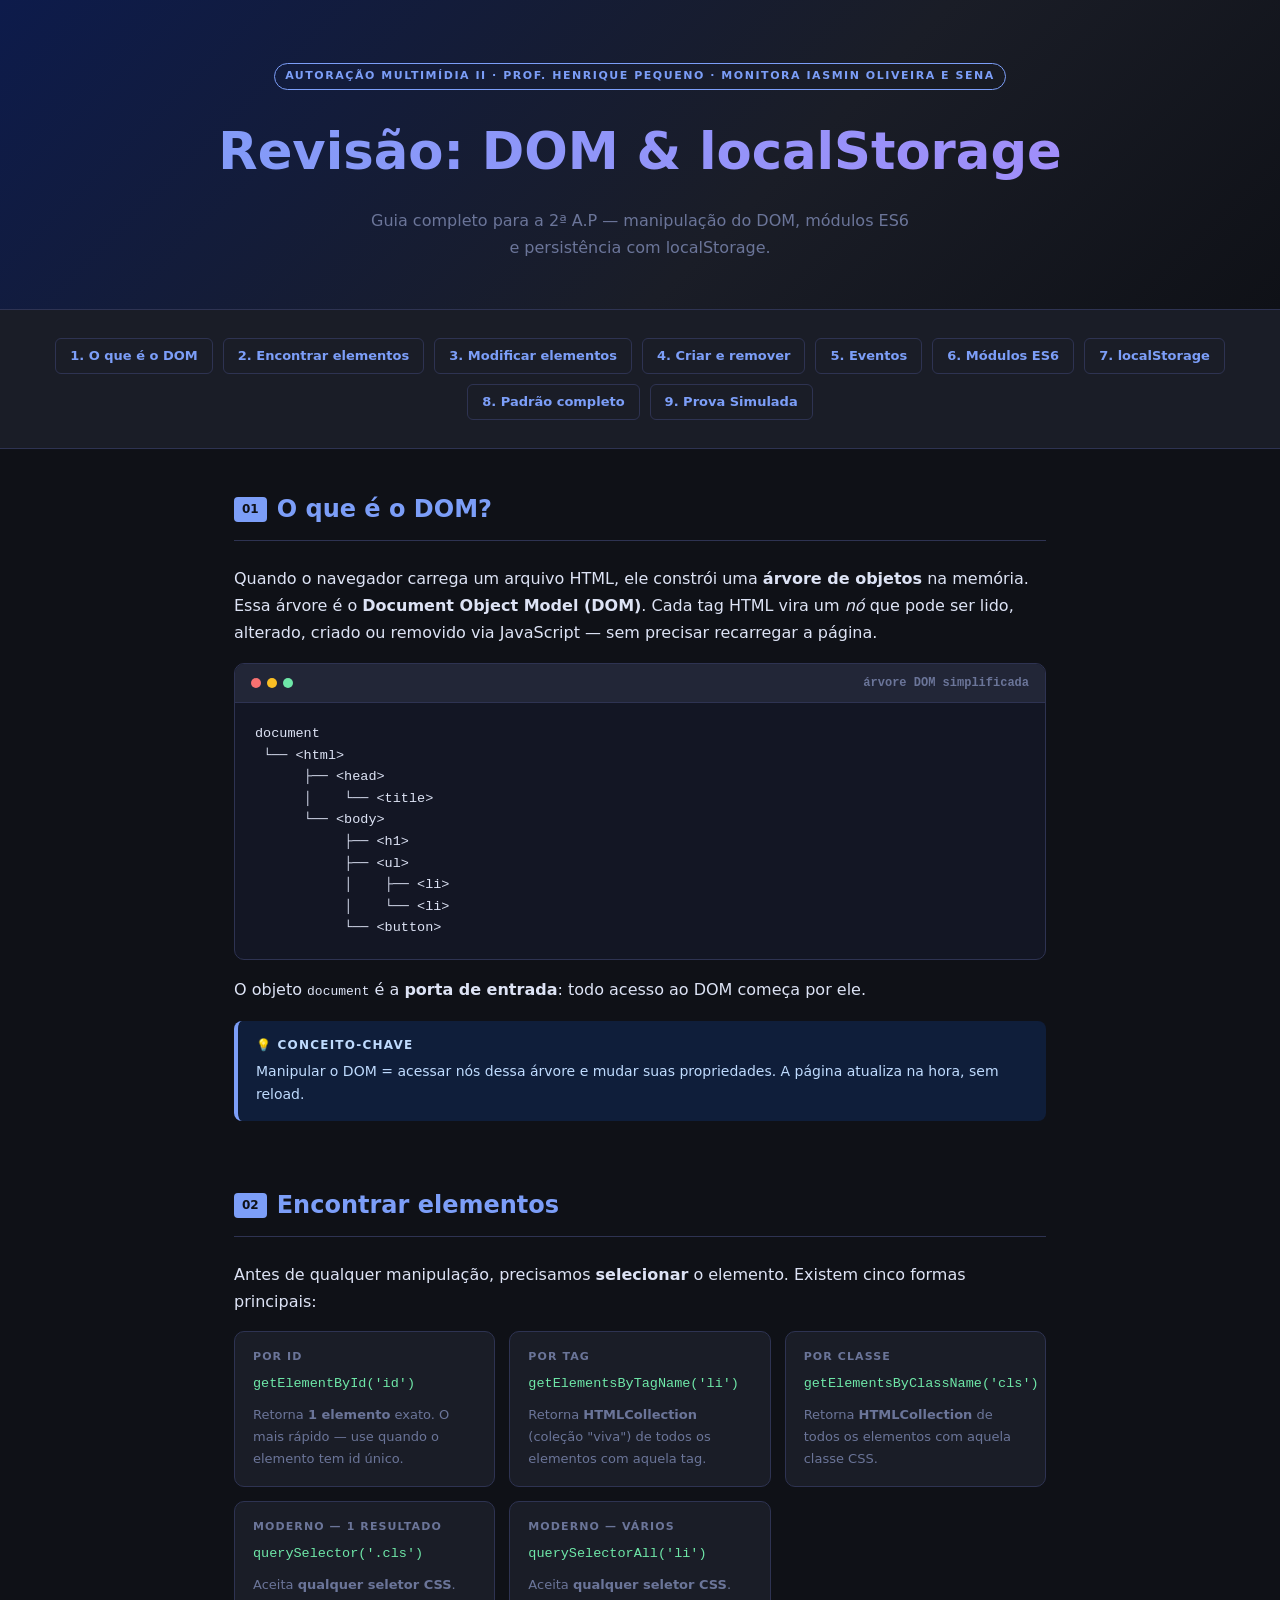
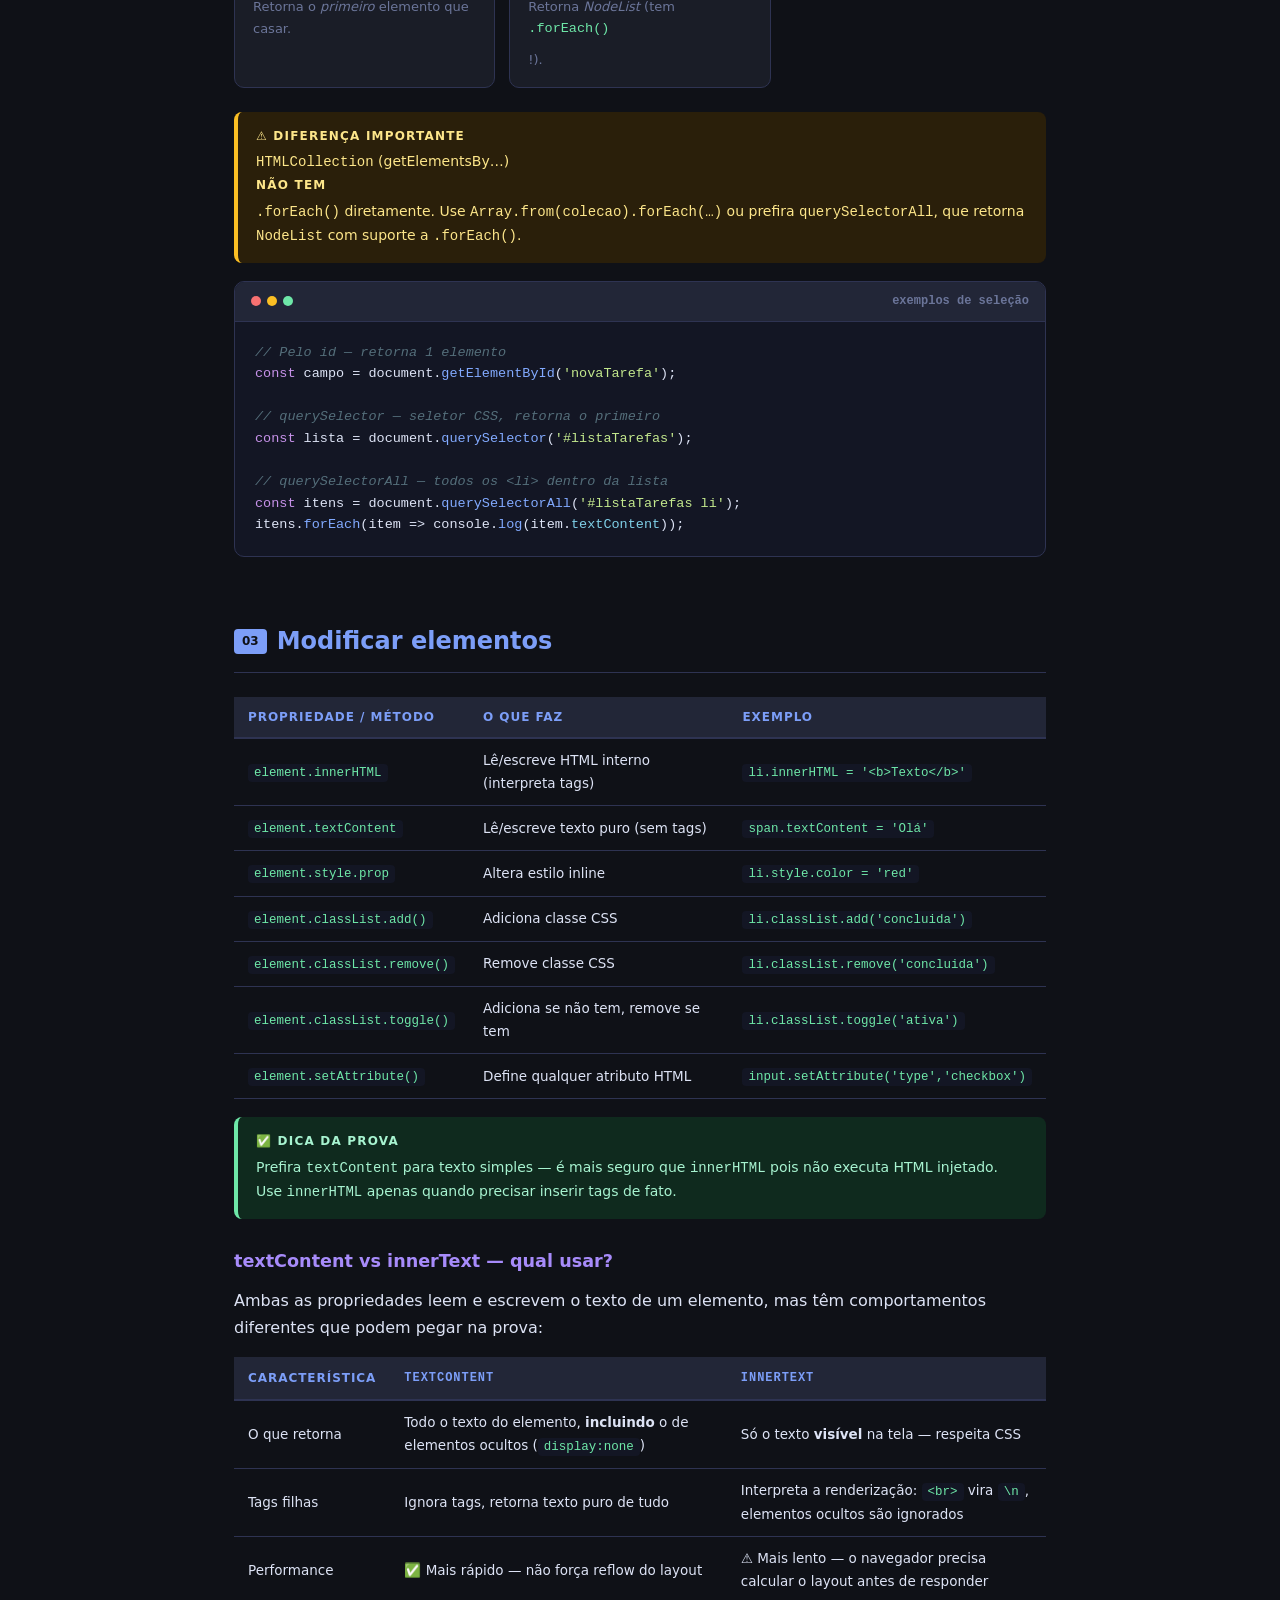
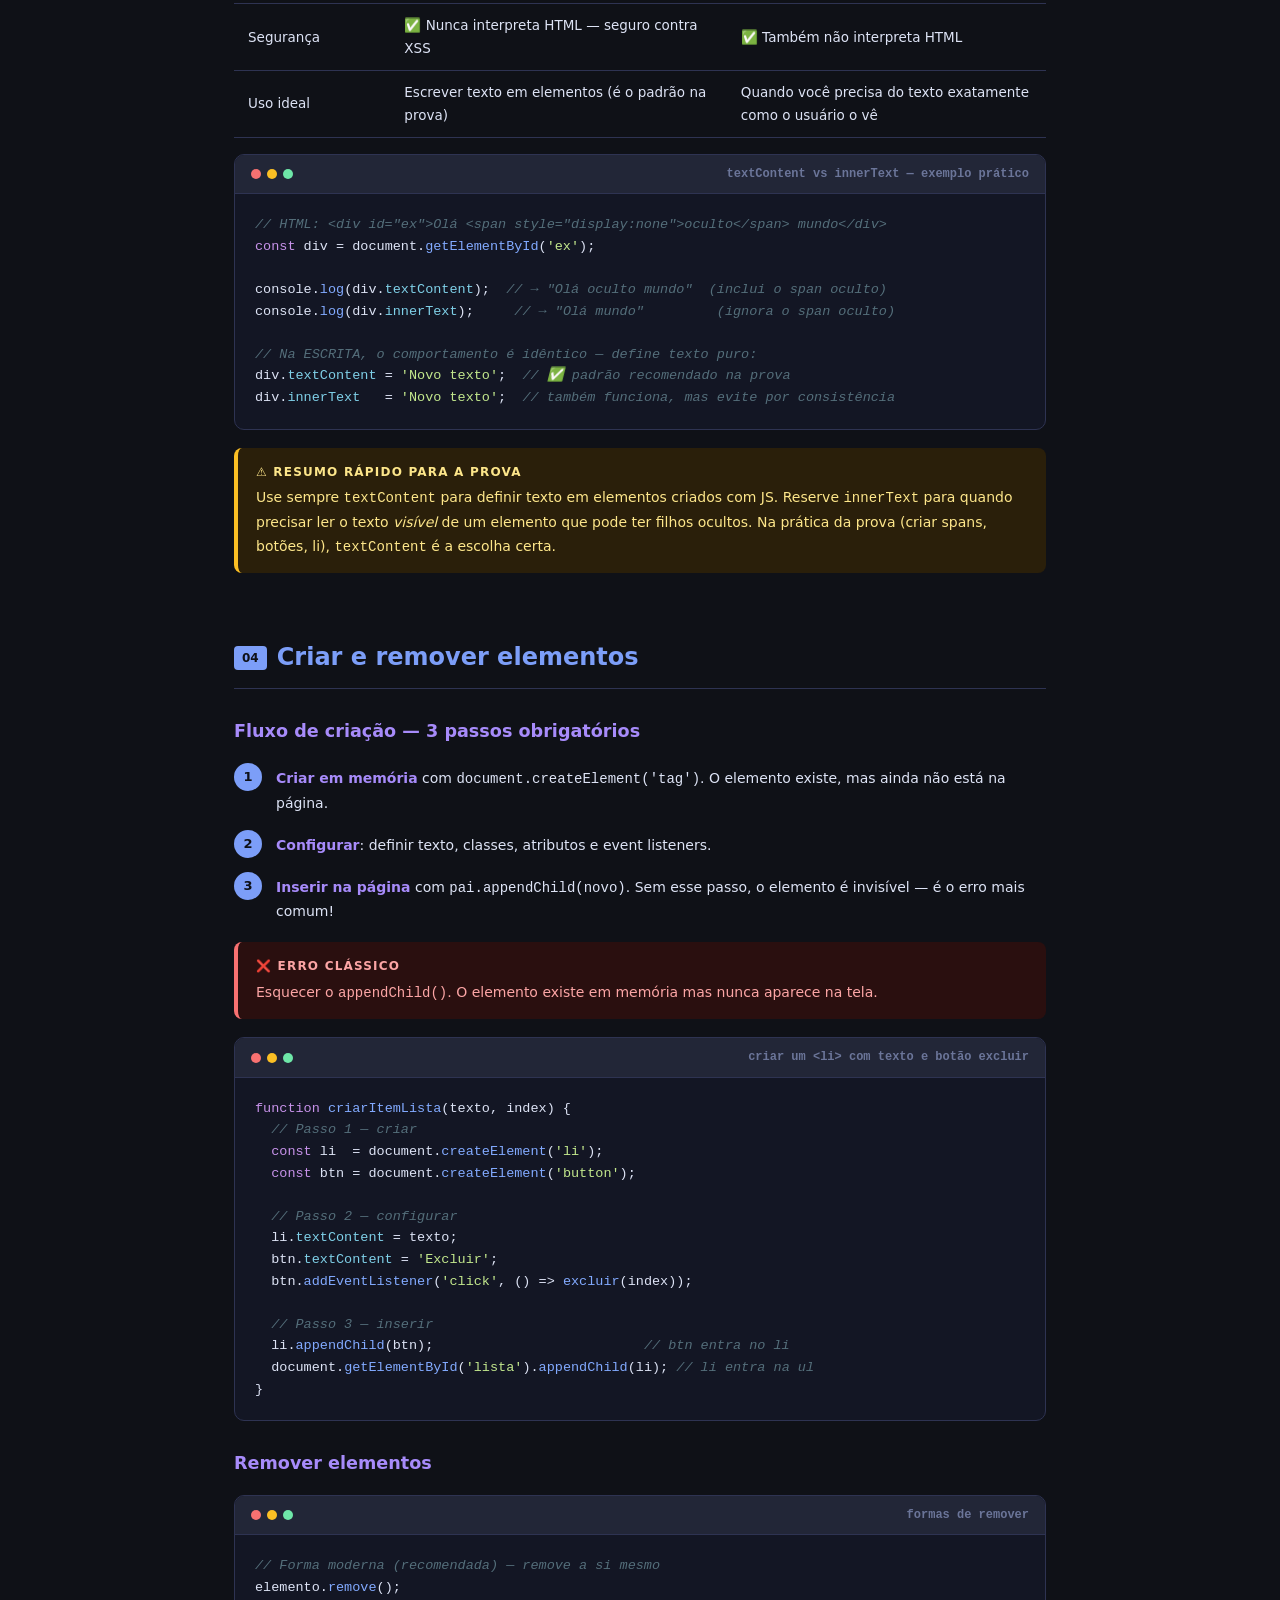
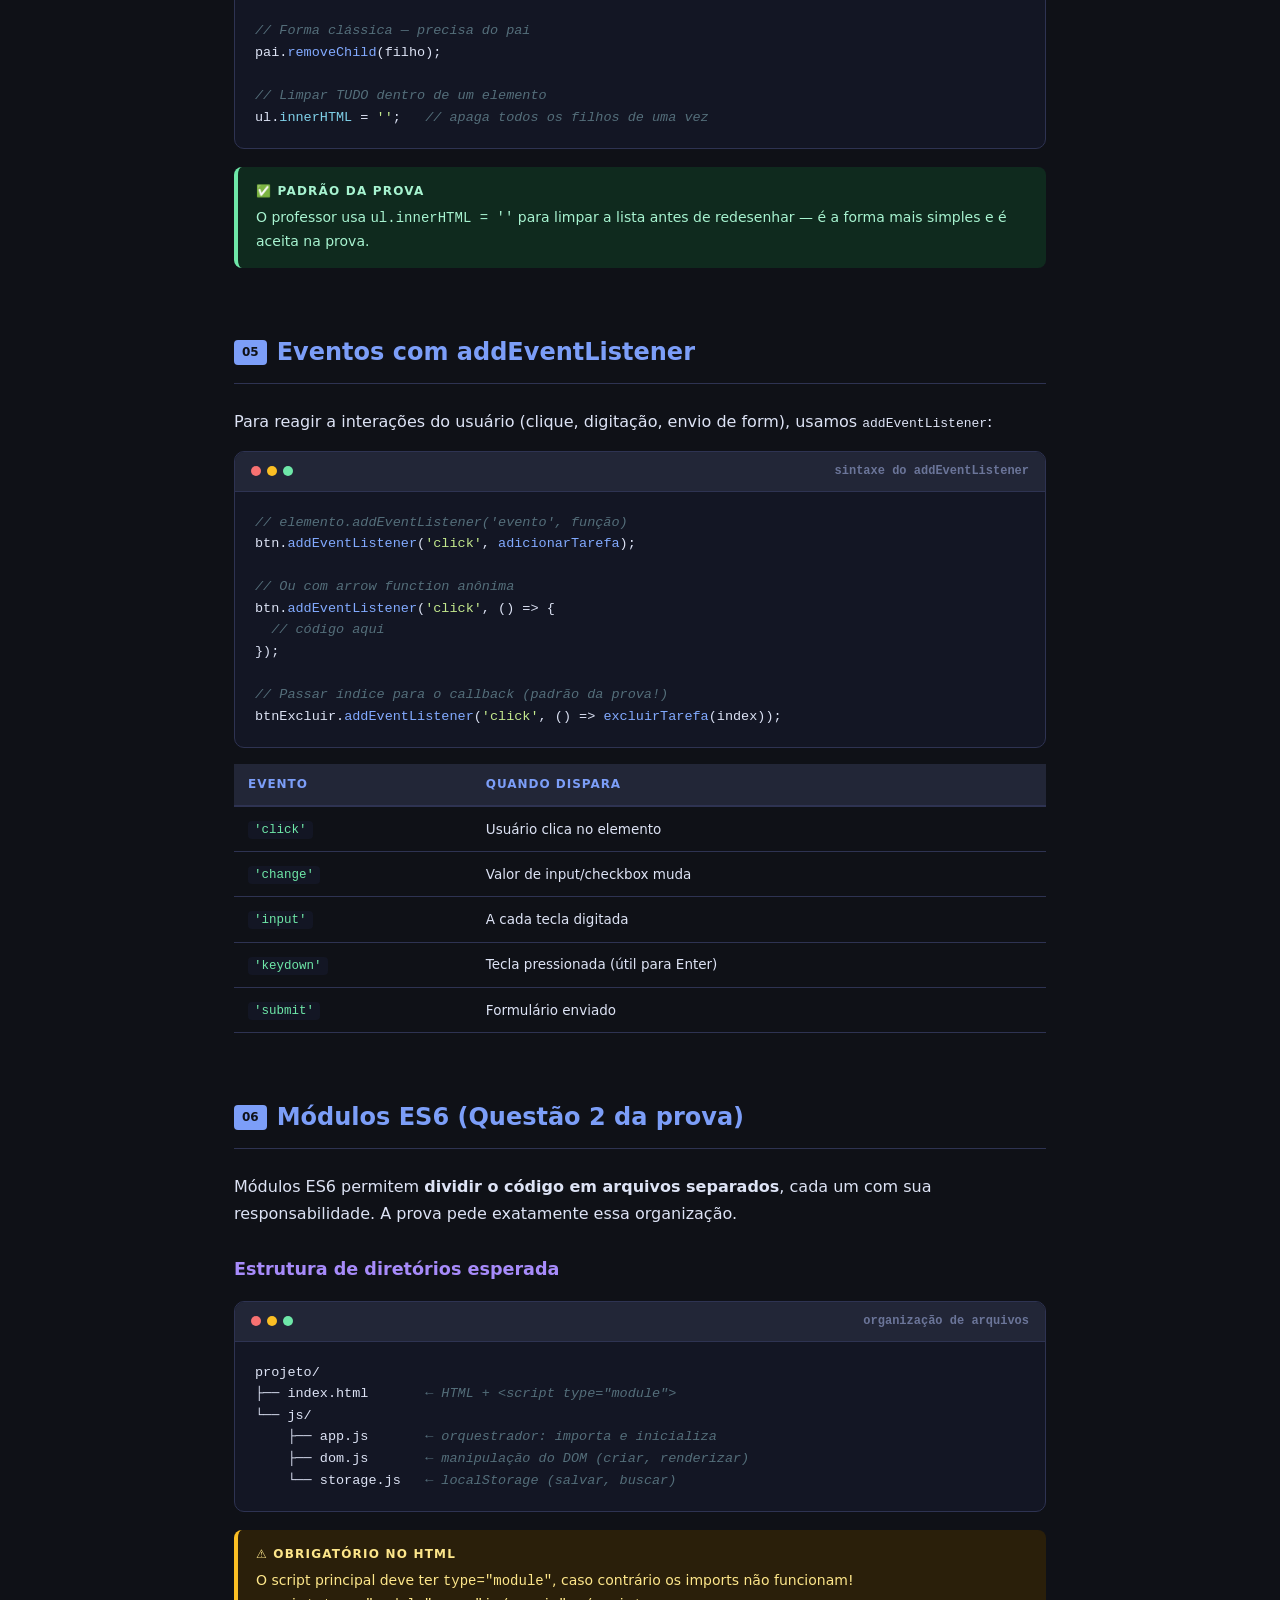
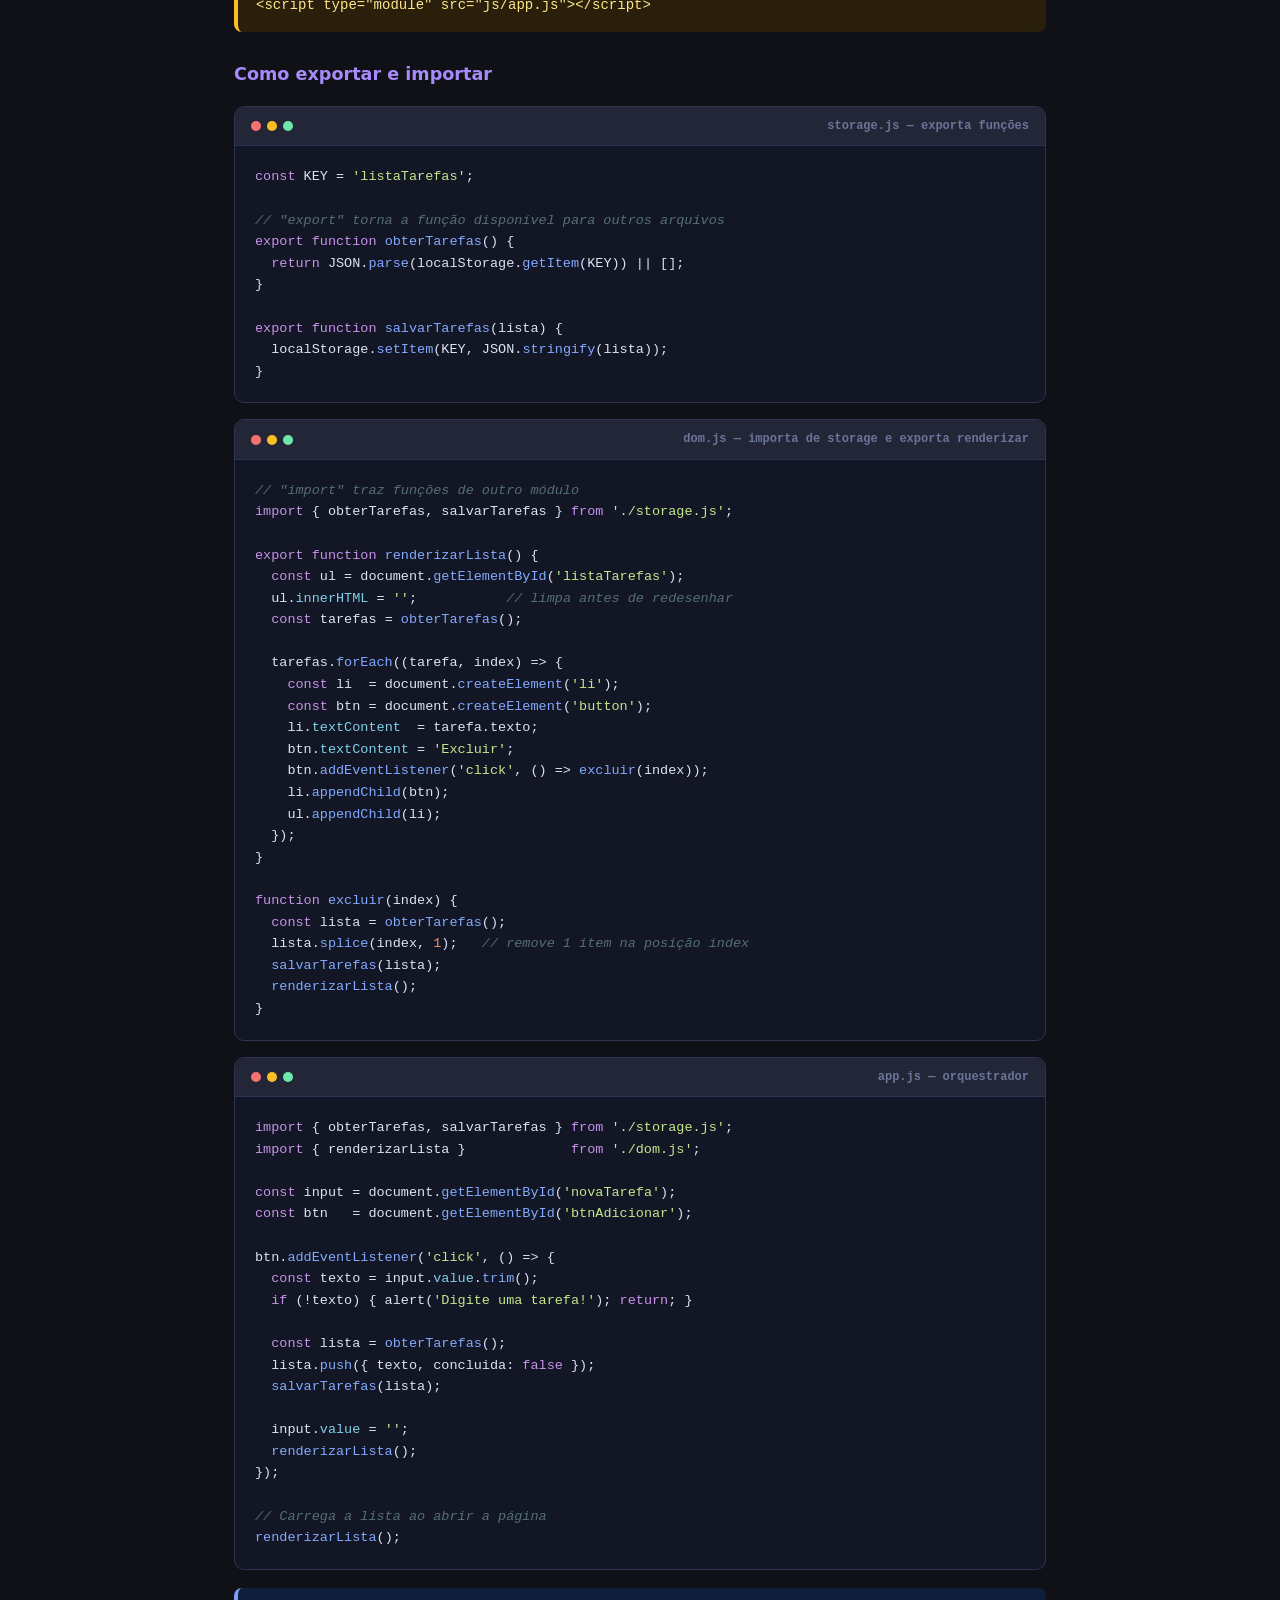
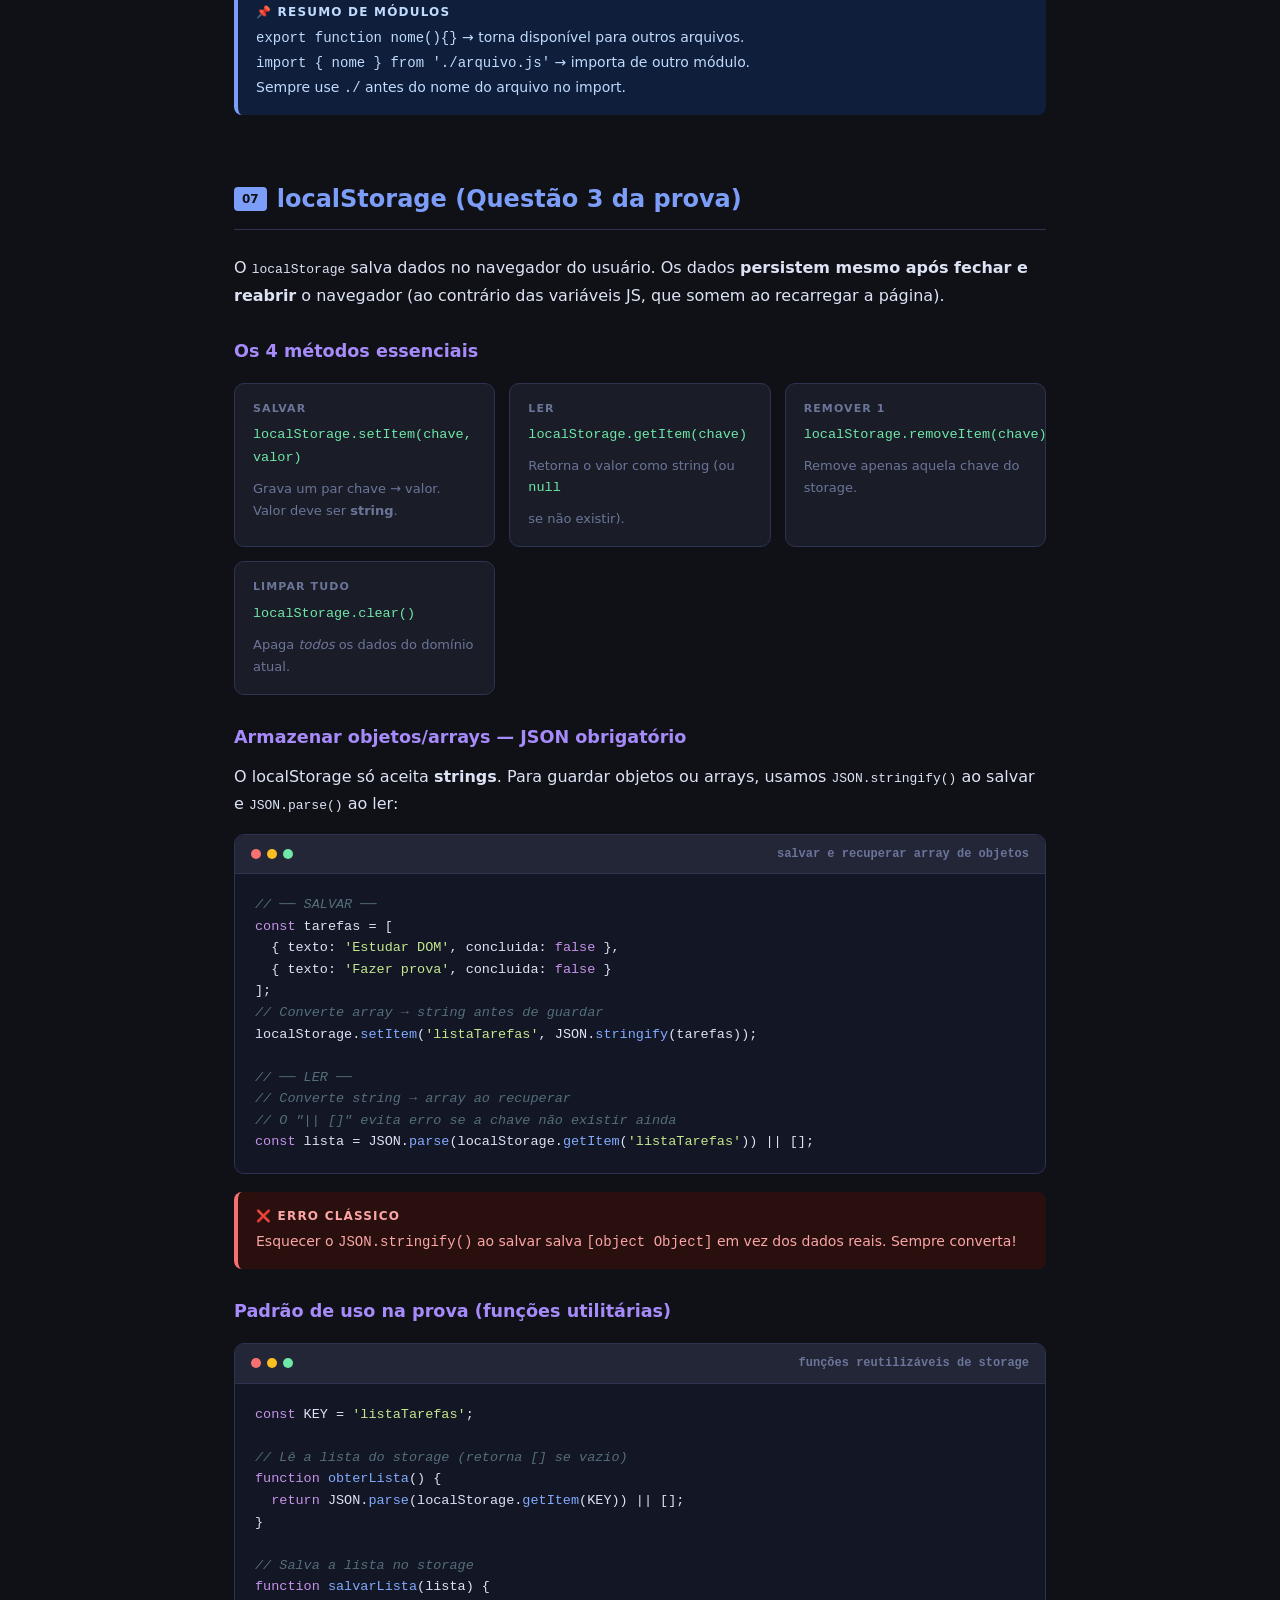
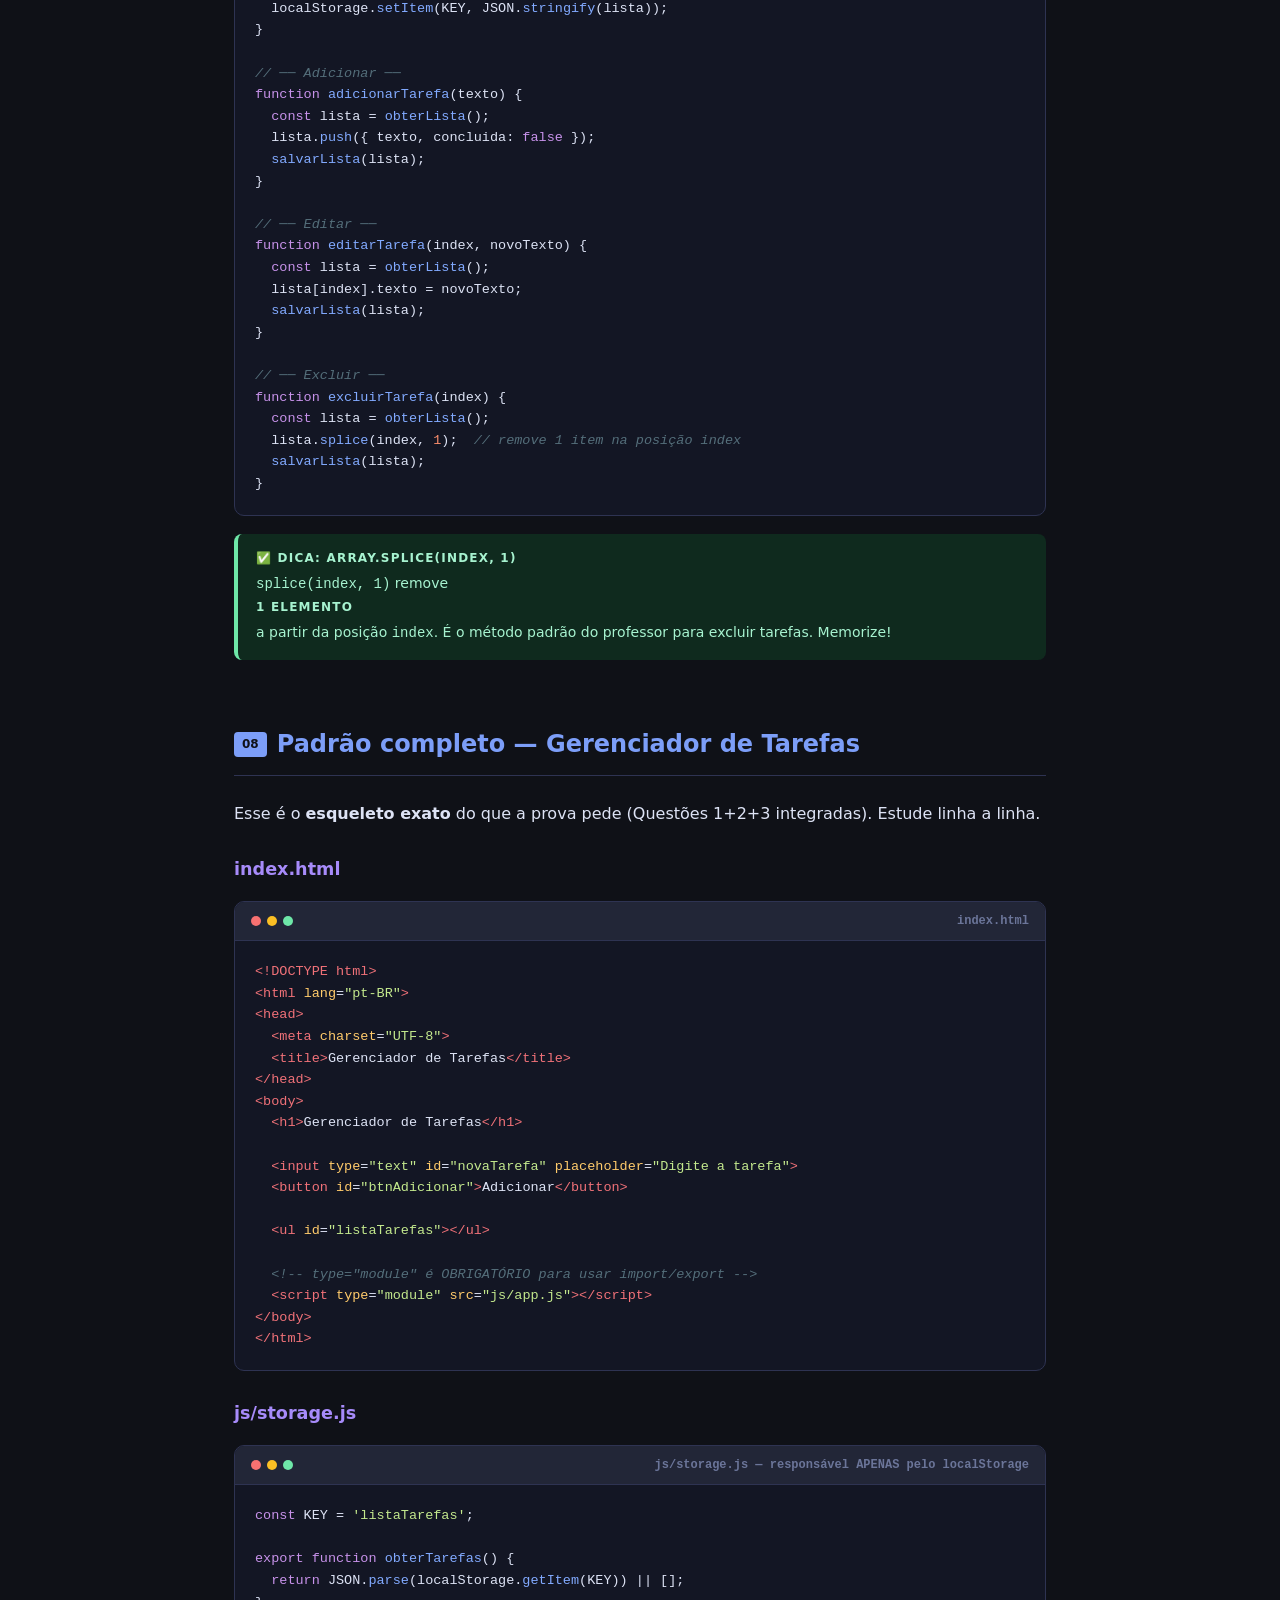
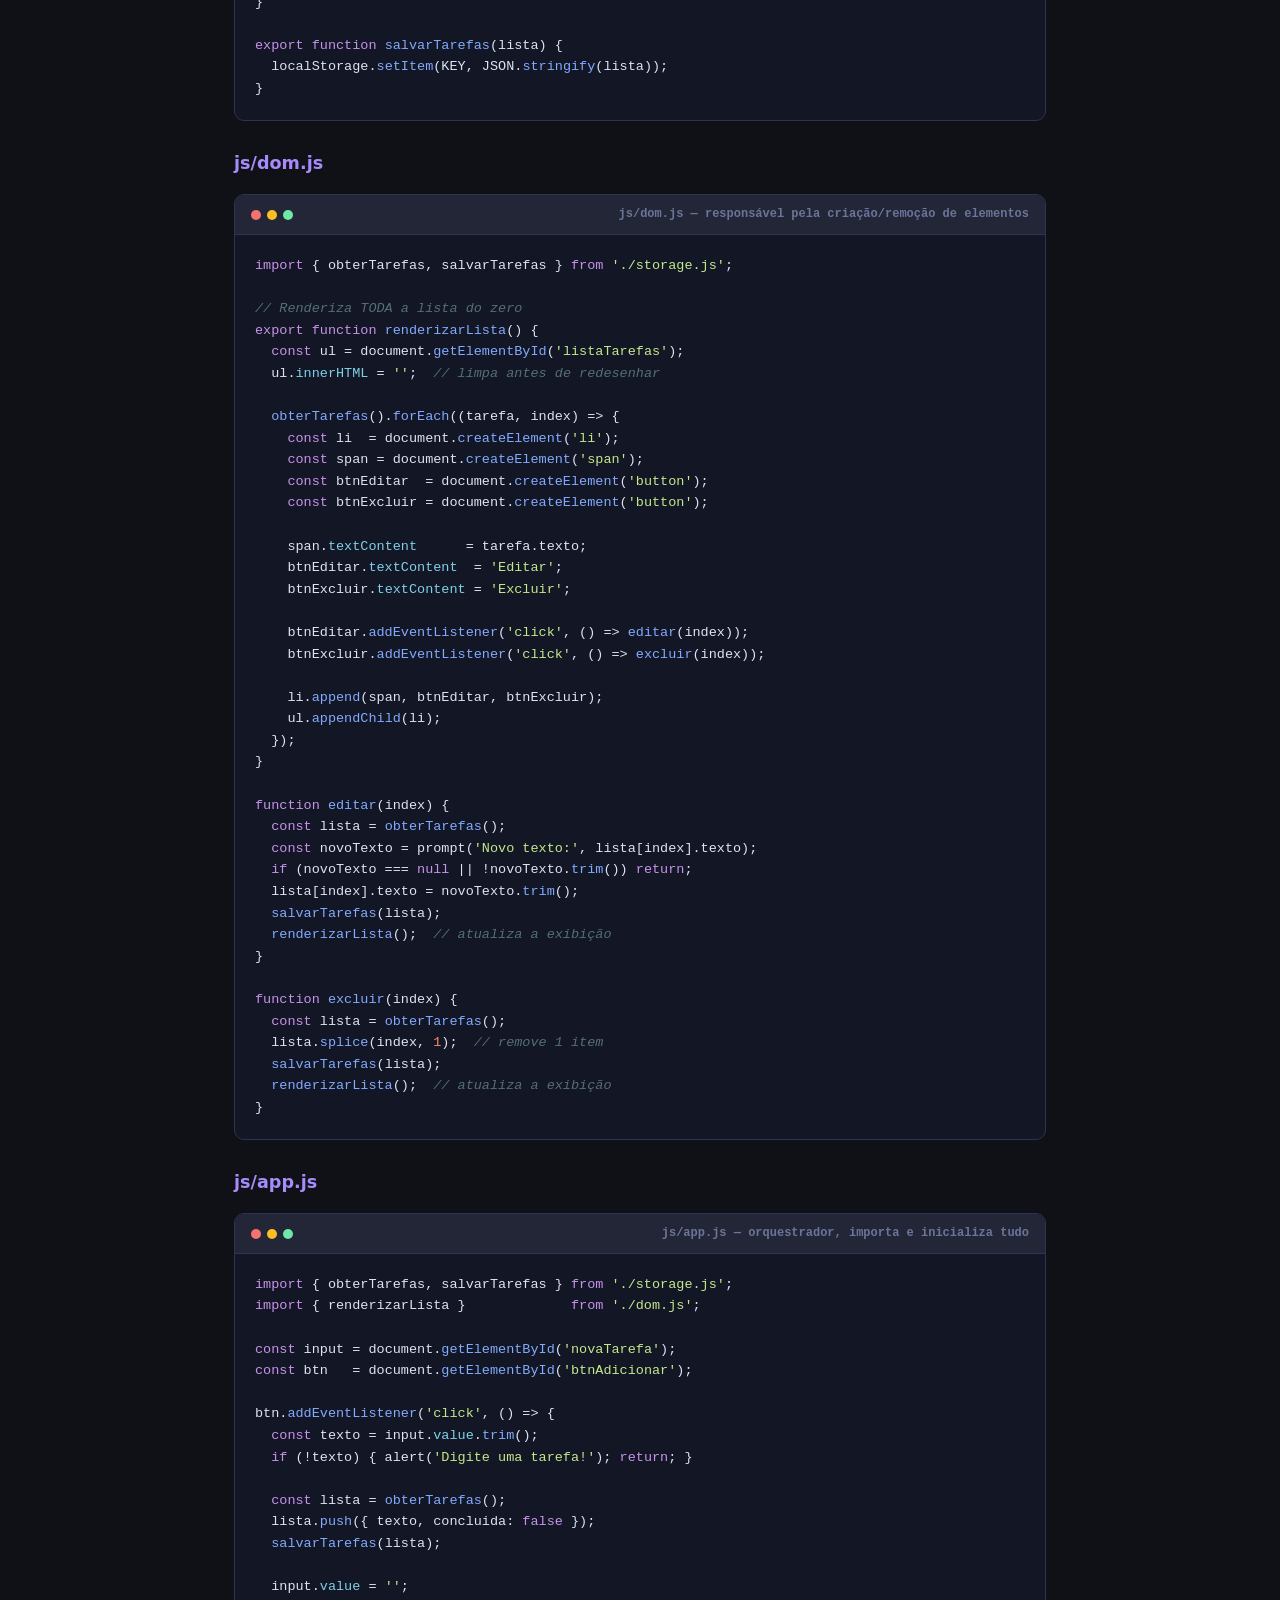
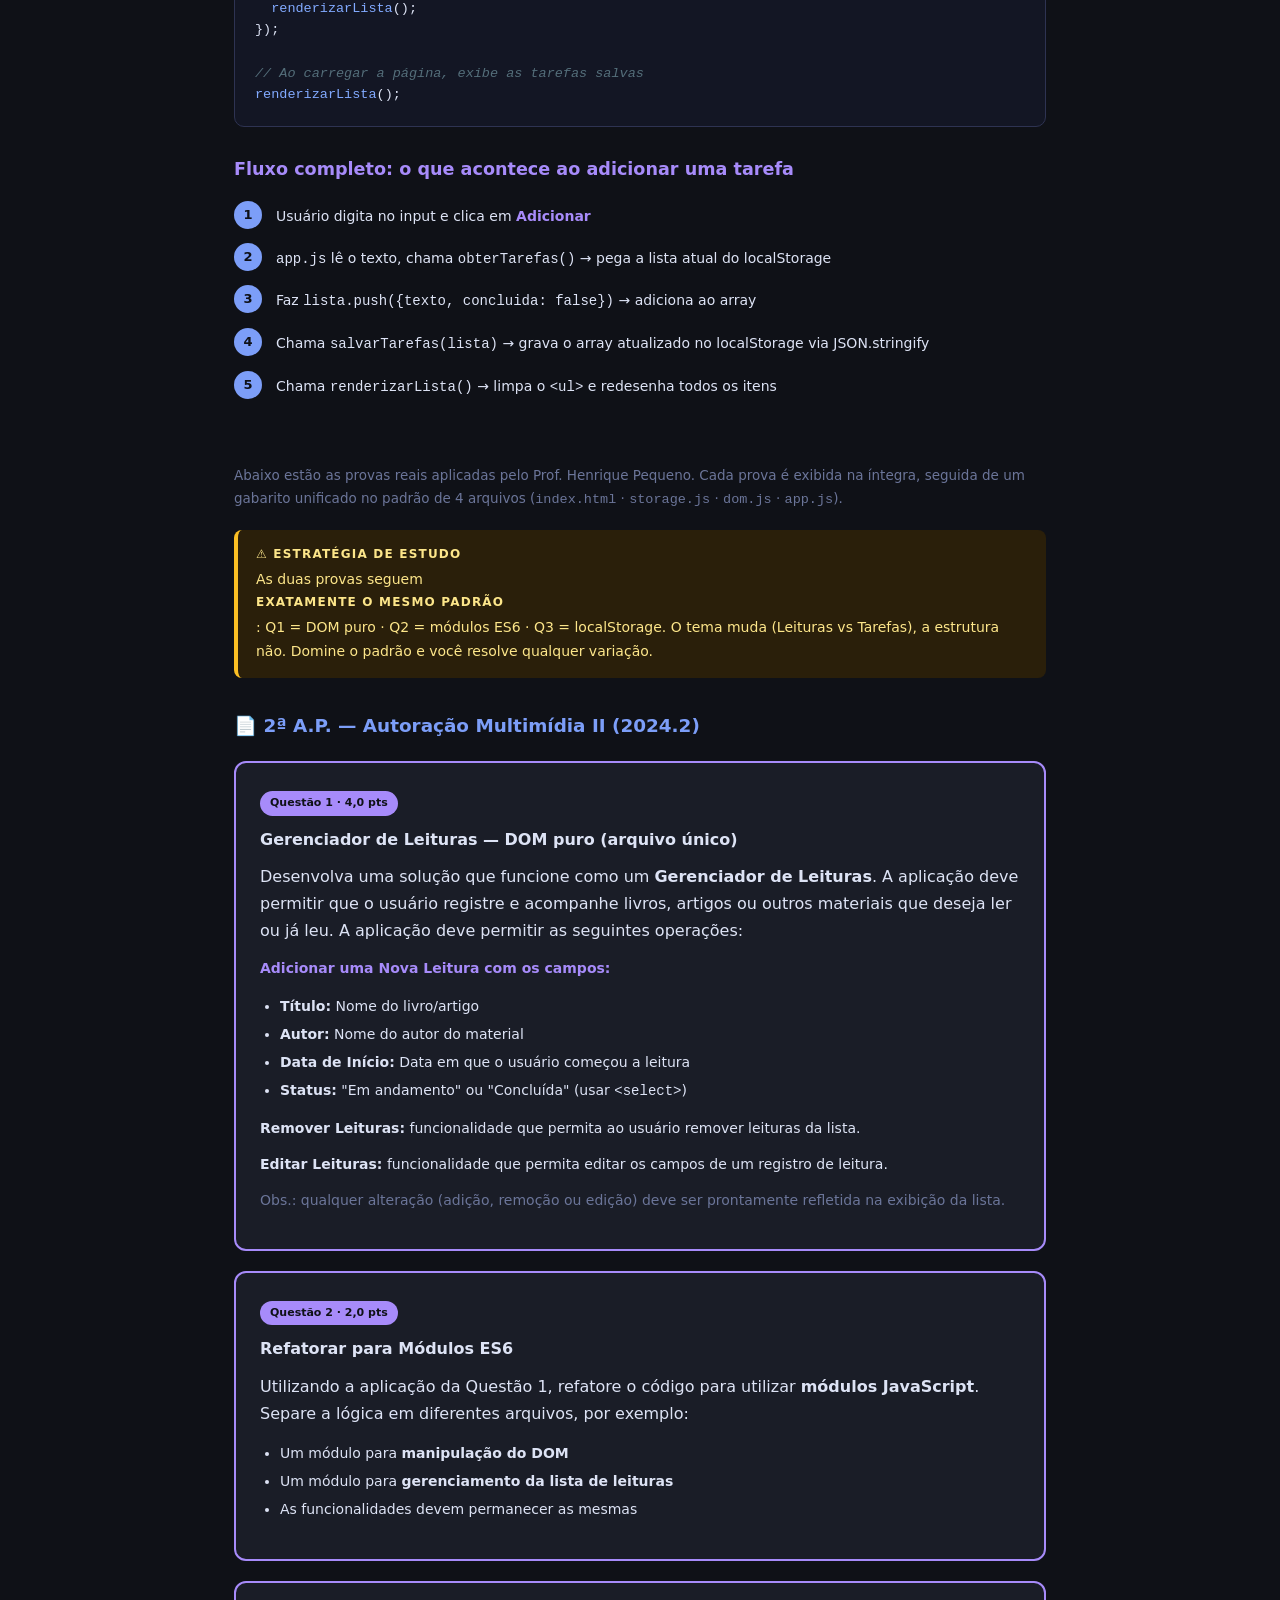
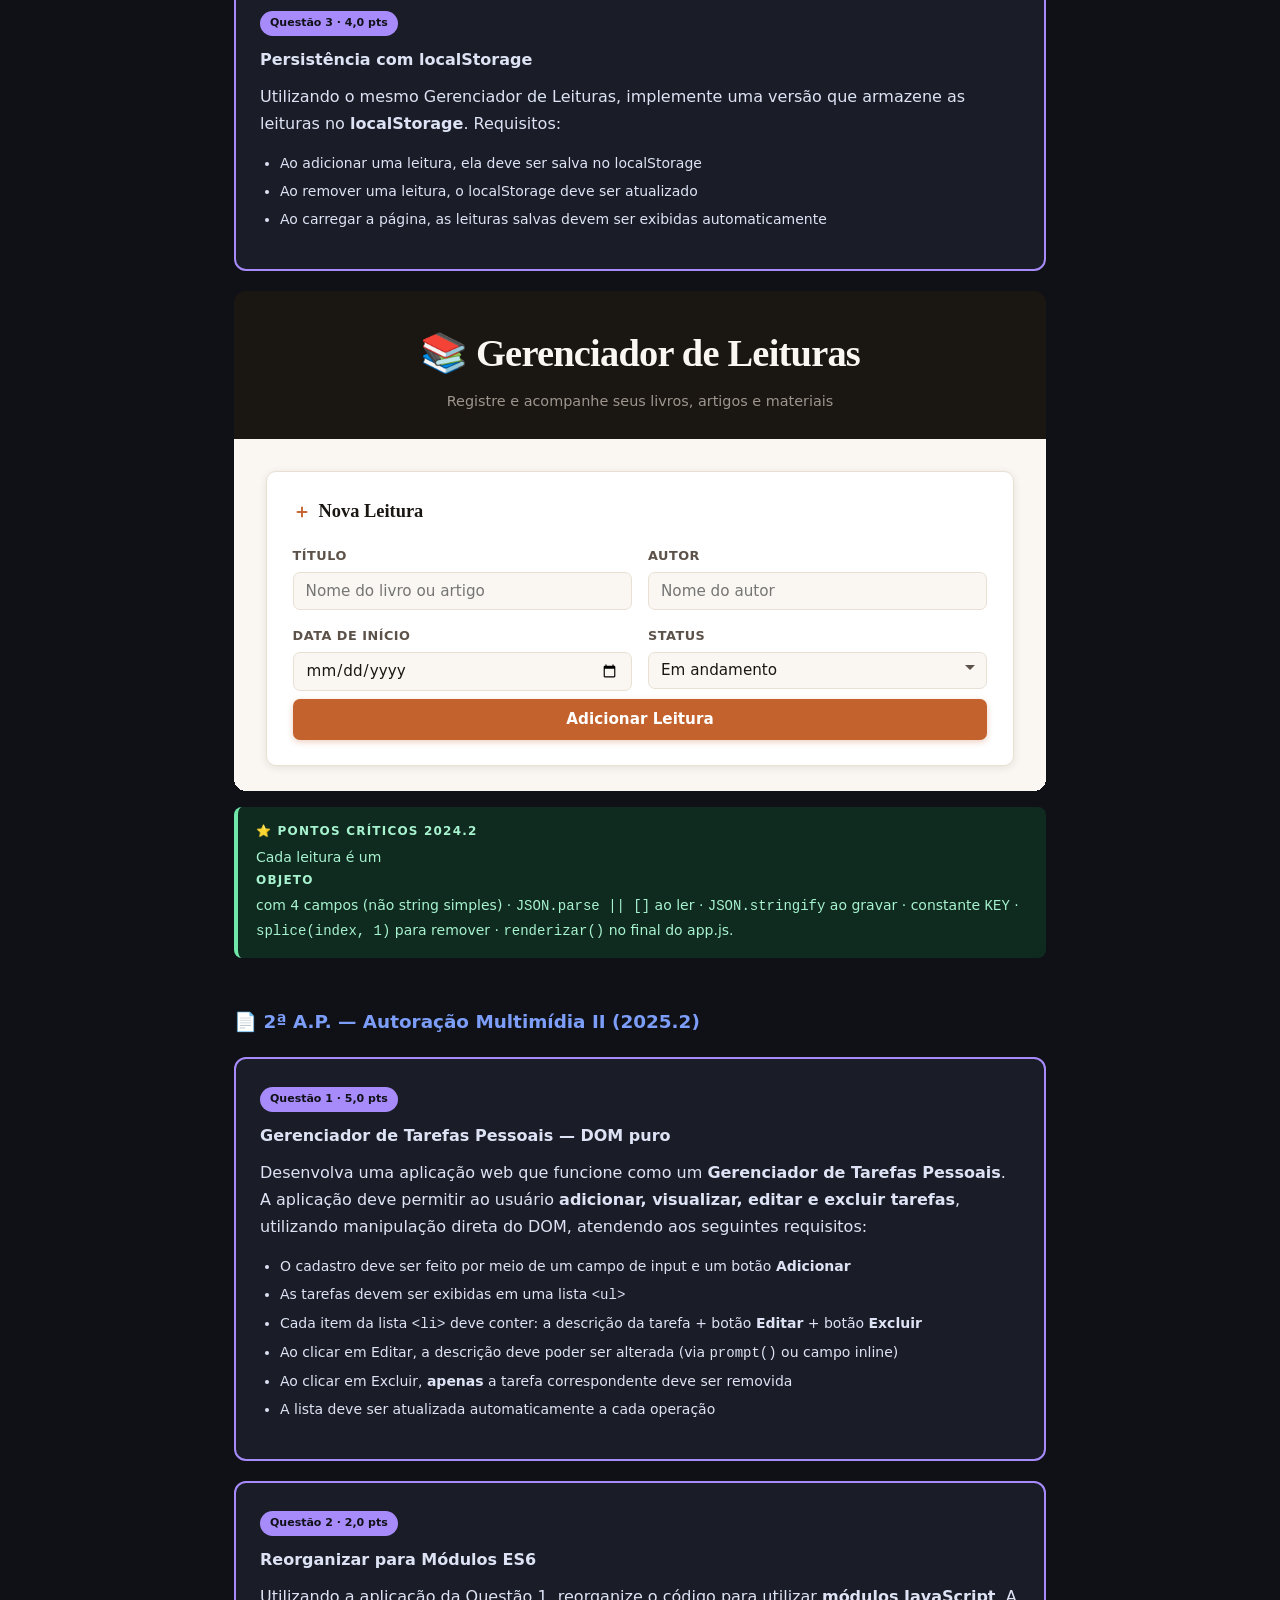
<file: index.html>
<!DOCTYPE html>
<html lang="pt-BR">
<head>
  <meta charset="UTF-8" />
  <meta name="viewport" content="width=device-width, initial-scale=1.0" />
  <link rel="stylesheet" href="style.css">
  <title>Revisão — DOM & localStorage · Autoração Multimídia II</title>
</head>
<body>

<div class="hero">
  <div class="tag">Autoração Multimídia II · Prof. Henrique Pequeno · Monitora Iasmin Oliveira e Sena</div>
  <h1>Revisão: DOM & localStorage</h1>
  <p>Guia completo para a 2ª A.P — manipulação do DOM, módulos ES6 e persistência com localStorage.</p>
</div>

<nav class="toc">
  <a href="#s1">1. O que é o DOM</a>
  <a href="#s2">2. Encontrar elementos</a>
  <a href="#s3">3. Modificar elementos</a>
  <a href="#s4">4. Criar e remover</a>
  <a href="#s5">5. Eventos</a>
  <a href="#s6">6. Módulos ES6</a>
  <a href="#s7">7. localStorage</a>
  <a href="#s8">8. Padrão completo</a>
  <a href="#s9">9. Prova Simulada</a>
</nav>
  
<main>

<section id="s1">
  <h2><span class="num">01</span> O que é o DOM?</h2>

  <p>Quando o navegador carrega um arquivo HTML, ele constrói uma <strong>árvore de objetos</strong> na memória. Essa árvore é o <strong>Document Object Model (DOM)</strong>. Cada tag HTML vira um <em>nó</em> que pode ser lido, alterado, criado ou removido via JavaScript — sem precisar recarregar a página.</p>

  <div class="code-block">
    <div class="code-header">
      <div class="dots"><div class="dot dot-r"></div><div class="dot dot-y"></div><div class="dot dot-g"></div></div>
      <span>árvore DOM simplificada</span>
    </div>
    <pre>document
 └── &lt;html&gt;
      ├── &lt;head&gt;
      │    └── &lt;title&gt;
      └── &lt;body&gt;
           ├── &lt;h1&gt;
           ├── &lt;ul&gt;
           │    ├── &lt;li&gt;
           │    └── &lt;li&gt;
           └── &lt;button&gt;</pre>
  </div>

  <p>O objeto <code>document</code> é a <strong>porta de entrada</strong>: todo acesso ao DOM começa por ele.</p>

  <div class="callout info">
    <strong>💡 conceito-chave</strong>
    Manipular o DOM = acessar nós dessa árvore e mudar suas propriedades. A página atualiza na hora, sem reload.
  </div>
</section>

<section id="s2">
  <h2><span class="num">02</span> Encontrar elementos</h2>

  <p>Antes de qualquer manipulação, precisamos <strong>selecionar</strong> o elemento. Existem cinco formas principais:</p>

  <div class="method-grid">
    <div class="method-card">
      <div class="label">Por ID</div>
      <code>getElementById('id')</code>
      <p>Retorna <strong>1 elemento</strong> exato. O mais rápido — use quando o elemento tem id único.</p>
    </div>
    <div class="method-card">
      <div class="label">Por Tag</div>
      <code>getElementsByTagName('li')</code>
      <p>Retorna <strong>HTMLCollection</strong> (coleção "viva") de todos os elementos com aquela tag.</p>
    </div>
    <div class="method-card">
      <div class="label">Por Classe</div>
      <code>getElementsByClassName('cls')</code>
      <p>Retorna <strong>HTMLCollection</strong> de todos os elementos com aquela classe CSS.</p>
    </div>
    <div class="method-card">
      <div class="label">Moderno — 1 resultado</div>
      <code>querySelector('.cls')</code>
      <p>Aceita <strong>qualquer seletor CSS</strong>. Retorna o <em>primeiro</em> elemento que casar.</p>
    </div>
    <div class="method-card">
      <div class="label">Moderno — vários</div>
      <code>querySelectorAll('li')</code>
      <p>Aceita <strong>qualquer seletor CSS</strong>. Retorna <em>NodeList</em> (tem <code>.forEach()</code>!).</p>
    </div>
  </div>

  <div class="callout warn">
    <strong>⚠️ diferença importante</strong>
    <code>HTMLCollection</code> (getElementsBy…) <strong>não tem</strong> <code>.forEach()</code> diretamente. Use <code>Array.from(colecao).forEach(…)</code> ou prefira <code>querySelectorAll</code>, que retorna <code>NodeList</code> com suporte a <code>.forEach()</code>.
  </div>

  <div class="code-block">
    <div class="code-header">
      <div class="dots"><div class="dot dot-r"></div><div class="dot dot-y"></div><div class="dot dot-g"></div></div>
      <span>exemplos de seleção</span>
    </div>
    <pre><span class="cm">// Pelo id — retorna 1 elemento</span>
<span class="kw">const</span> campo = document.<span class="fn">getElementById</span>(<span class="str">'novaTarefa'</span>);

<span class="cm">// querySelector — seletor CSS, retorna o primeiro</span>
<span class="kw">const</span> lista = document.<span class="fn">querySelector</span>(<span class="str">'#listaTarefas'</span>);

<span class="cm">// querySelectorAll — todos os &lt;li&gt; dentro da lista</span>
<span class="kw">const</span> itens = document.<span class="fn">querySelectorAll</span>(<span class="str">'#listaTarefas li'</span>);
itens.<span class="fn">forEach</span>(item =&gt; console.<span class="fn">log</span>(item.<span class="prop">textContent</span>));</pre>
  </div>
</section>

<section id="s3">
  <h2><span class="num">03</span> Modificar elementos</h2>

  <table>
    <tr><th>Propriedade / Método</th><th>O que faz</th><th>Exemplo</th></tr>
    <tr><td><code>element.innerHTML</code></td><td>Lê/escreve HTML interno (interpreta tags)</td><td><code>li.innerHTML = '&lt;b&gt;Texto&lt;/b&gt;'</code></td></tr>
    <tr><td><code>element.textContent</code></td><td>Lê/escreve texto puro (sem tags)</td><td><code>span.textContent = 'Olá'</code></td></tr>
    <tr><td><code>element.style.prop</code></td><td>Altera estilo inline</td><td><code>li.style.color = 'red'</code></td></tr>
    <tr><td><code>element.classList.add()</code></td><td>Adiciona classe CSS</td><td><code>li.classList.add('concluida')</code></td></tr>
    <tr><td><code>element.classList.remove()</code></td><td>Remove classe CSS</td><td><code>li.classList.remove('concluida')</code></td></tr>
    <tr><td><code>element.classList.toggle()</code></td><td>Adiciona se não tem, remove se tem</td><td><code>li.classList.toggle('ativa')</code></td></tr>
    <tr><td><code>element.setAttribute()</code></td><td>Define qualquer atributo HTML</td><td><code>input.setAttribute('type','checkbox')</code></td></tr>
  </table>

  <div class="callout tip">
    <strong>✅ dica da prova</strong>
    Prefira <code>textContent</code> para texto simples — é mais seguro que <code>innerHTML</code> pois não executa HTML injetado. Use <code>innerHTML</code> apenas quando precisar inserir tags de fato.
  </div>

  <h3>textContent vs innerText — qual usar?</h3>
  <p>Ambas as propriedades leem e escrevem o texto de um elemento, mas têm comportamentos diferentes que podem pegar na prova:</p>

  <table>
    <tr><th>Característica</th><th><code>textContent</code></th><th><code>innerText</code></th></tr>
    <tr>
      <td>O que retorna</td>
      <td>Todo o texto do elemento, <strong>incluindo</strong> o de elementos ocultos (<code>display:none</code>)</td>
      <td>Só o texto <strong>visível</strong> na tela — respeita CSS</td>
    </tr>
    <tr>
      <td>Tags filhas</td>
      <td>Ignora tags, retorna texto puro de tudo</td>
      <td>Interpreta a renderização: <code>&lt;br&gt;</code> vira <code>\n</code>, elementos ocultos são ignorados</td>
    </tr>
    <tr>
      <td>Performance</td>
      <td>✅ Mais rápido — não força reflow do layout</td>
      <td>⚠️ Mais lento — o navegador precisa calcular o layout antes de responder</td>
    </tr>
    <tr>
      <td>Segurança</td>
      <td>✅ Nunca interpreta HTML — seguro contra XSS</td>
      <td>✅ Também não interpreta HTML</td>
    </tr>
    <tr>
      <td>Uso ideal</td>
      <td>Escrever texto em elementos (é o padrão na prova)</td>
      <td>Quando você precisa do texto exatamente como o usuário o vê</td>
    </tr>
  </table>

  <div class="code-block">
    <div class="code-header">
      <div class="dots"><div class="dot dot-r"></div><div class="dot dot-y"></div><div class="dot dot-g"></div></div>
      <span>textContent vs innerText — exemplo prático</span>
    </div>
    <pre><span class="cm">// HTML: &lt;div id="ex"&gt;Olá &lt;span style="display:none"&gt;oculto&lt;/span&gt; mundo&lt;/div&gt;</span>
<span class="kw">const</span> div = document.<span class="fn">getElementById</span>(<span class="str">'ex'</span>);

console.<span class="fn">log</span>(div.<span class="prop">textContent</span>);  <span class="cm">// → "Olá oculto mundo"  (inclui o span oculto)</span>
console.<span class="fn">log</span>(div.<span class="prop">innerText</span>);     <span class="cm">// → "Olá mundo"         (ignora o span oculto)</span>

<span class="cm">// Na ESCRITA, o comportamento é idêntico — define texto puro:</span>
div.<span class="prop">textContent</span> = <span class="str">'Novo texto'</span>;  <span class="cm">// ✅ padrão recomendado na prova</span>
div.<span class="prop">innerText</span>   = <span class="str">'Novo texto'</span>;  <span class="cm">// também funciona, mas evite por consistência</span></pre>
  </div>

  <div class="callout warn">
    <strong>⚠️ resumo rápido para a prova</strong>
    Use sempre <code>textContent</code> para definir texto em elementos criados com JS. Reserve <code>innerText</code> para quando precisar ler o texto <em>visível</em> de um elemento que pode ter filhos ocultos. Na prática da prova (criar spans, botões, li), <code>textContent</code> é a escolha certa.
  </div>
</section>

<section id="s4">
  <h2><span class="num">04</span> Criar e remover elementos</h2>

  <h3>Fluxo de criação — 3 passos obrigatórios</h3>
  <div class="steps">
    <div class="step">
      <div class="step-num">1</div>
      <div class="step-body"><strong>Criar em memória</strong> com <code>document.createElement('tag')</code>. O elemento existe, mas ainda não está na página.</div>
    </div>
    <div class="step">
      <div class="step-num">2</div>
      <div class="step-body"><strong>Configurar</strong>: definir texto, classes, atributos e event listeners.</div>
    </div>
    <div class="step">
      <div class="step-num">3</div>
      <div class="step-body"><strong>Inserir na página</strong> com <code>pai.appendChild(novo)</code>. Sem esse passo, o elemento é invisível — é o erro mais comum!</div>
    </div>
  </div>

  <div class="callout error">
    <strong>❌ erro clássico</strong>
    Esquecer o <code>appendChild()</code>. O elemento existe em memória mas nunca aparece na tela.
  </div>

  <div class="code-block">
    <div class="code-header">
      <div class="dots"><div class="dot dot-r"></div><div class="dot dot-y"></div><div class="dot dot-g"></div></div>
      <span>criar um &lt;li&gt; com texto e botão excluir</span>
    </div>
    <pre><span class="kw">function</span> <span class="fn">criarItemLista</span>(texto, index) {
  <span class="cm">// Passo 1 — criar</span>
  <span class="kw">const</span> li  = document.<span class="fn">createElement</span>(<span class="str">'li'</span>);
  <span class="kw">const</span> btn = document.<span class="fn">createElement</span>(<span class="str">'button'</span>);

  <span class="cm">// Passo 2 — configurar</span>
  li.<span class="prop">textContent</span> = texto;
  btn.<span class="prop">textContent</span> = <span class="str">'Excluir'</span>;
  btn.<span class="fn">addEventListener</span>(<span class="str">'click'</span>, () =&gt; <span class="fn">excluir</span>(index));

  <span class="cm">// Passo 3 — inserir</span>
  li.<span class="fn">appendChild</span>(btn);                          <span class="cm">// btn entra no li</span>
  document.<span class="fn">getElementById</span>(<span class="str">'lista'</span>).<span class="fn">appendChild</span>(li); <span class="cm">// li entra na ul</span>
}</pre>
  </div>

  <h3>Remover elementos</h3>
  <div class="code-block">
    <div class="code-header">
      <div class="dots"><div class="dot dot-r"></div><div class="dot dot-y"></div><div class="dot dot-g"></div></div>
      <span>formas de remover</span>
    </div>
    <pre><span class="cm">// Forma moderna (recomendada) — remove a si mesmo</span>
elemento.<span class="fn">remove</span>();

<span class="cm">// Forma clássica — precisa do pai</span>
pai.<span class="fn">removeChild</span>(filho);

<span class="cm">// Limpar TUDO dentro de um elemento</span>
ul.<span class="prop">innerHTML</span> = <span class="str">''</span>;   <span class="cm">// apaga todos os filhos de uma vez</span></pre>
  </div>

  <div class="callout tip">
    <strong>✅ padrão da prova</strong>
    O professor usa <code>ul.innerHTML = ''</code> para limpar a lista antes de redesenhar — é a forma mais simples e é aceita na prova.
  </div>
</section>

<section id="s5">
  <h2><span class="num">05</span> Eventos com addEventListener</h2>

  <p>Para reagir a interações do usuário (clique, digitação, envio de form), usamos <code>addEventListener</code>:</p>

  <div class="code-block">
    <div class="code-header">
      <div class="dots"><div class="dot dot-r"></div><div class="dot dot-y"></div><div class="dot dot-g"></div></div>
      <span>sintaxe do addEventListener</span>
    </div>
    <pre><span class="cm">// elemento.addEventListener('evento', função)</span>
btn.<span class="fn">addEventListener</span>(<span class="str">'click'</span>, <span class="fn">adicionarTarefa</span>);

<span class="cm">// Ou com arrow function anônima</span>
btn.<span class="fn">addEventListener</span>(<span class="str">'click'</span>, () =&gt; {
  <span class="cm">// código aqui</span>
});

<span class="cm">// Passar índice para o callback (padrão da prova!)</span>
btnExcluir.<span class="fn">addEventListener</span>(<span class="str">'click'</span>, () =&gt; <span class="fn">excluirTarefa</span>(index));</pre>
  </div>

  <table>
    <tr><th>Evento</th><th>Quando dispara</th></tr>
    <tr><td><code>'click'</code></td><td>Usuário clica no elemento</td></tr>
    <tr><td><code>'change'</code></td><td>Valor de input/checkbox muda</td></tr>
    <tr><td><code>'input'</code></td><td>A cada tecla digitada</td></tr>
    <tr><td><code>'keydown'</code></td><td>Tecla pressionada (útil para Enter)</td></tr>
    <tr><td><code>'submit'</code></td><td>Formulário enviado</td></tr>
  </table>
</section>

<section id="s6">
  <h2><span class="num">06</span> Módulos ES6 (Questão 2 da prova)</h2>

  <p>Módulos ES6 permitem <strong>dividir o código em arquivos separados</strong>, cada um com sua responsabilidade. A prova pede exatamente essa organização.</p>

  <h3>Estrutura de diretórios esperada</h3>
  <div class="code-block">
    <div class="code-header">
      <div class="dots"><div class="dot dot-r"></div><div class="dot dot-y"></div><div class="dot dot-g"></div></div>
      <span>organização de arquivos</span>
    </div>
    <pre>projeto/
├── index.html       <span class="cm">← HTML + &lt;script type="module"&gt;</span>
└── js/
    ├── app.js       <span class="cm">← orquestrador: importa e inicializa</span>
    ├── dom.js       <span class="cm">← manipulação do DOM (criar, renderizar)</span>
    └── storage.js   <span class="cm">← localStorage (salvar, buscar)</span></pre>
  </div>

  <div class="callout warn">
    <strong>⚠️ OBRIGATÓRIO no HTML</strong>
    O script principal deve ter <code>type="module"</code>, caso contrário os imports não funcionam!
    <br><code>&lt;script type="module" src="js/app.js"&gt;&lt;/script&gt;</code>
  </div>

  <h3>Como exportar e importar</h3>

  <div class="code-block">
    <div class="code-header">
      <div class="dots"><div class="dot dot-r"></div><div class="dot dot-y"></div><div class="dot dot-g"></div></div>
      <span>storage.js — exporta funções</span>
    </div>
    <pre><span class="kw">const</span> KEY = <span class="str">'listaTarefas'</span>;

<span class="cm">// "export" torna a função disponível para outros arquivos</span>
<span class="kw">export function</span> <span class="fn">obterTarefas</span>() {
  <span class="kw">return</span> JSON.<span class="fn">parse</span>(localStorage.<span class="fn">getItem</span>(KEY)) || [];
}

<span class="kw">export function</span> <span class="fn">salvarTarefas</span>(lista) {
  localStorage.<span class="fn">setItem</span>(KEY, JSON.<span class="fn">stringify</span>(lista));
}</pre>
  </div>

  <div class="code-block">
    <div class="code-header">
      <div class="dots"><div class="dot dot-r"></div><div class="dot dot-y"></div><div class="dot dot-g"></div></div>
      <span>dom.js — importa de storage e exporta renderizar</span>
    </div>
    <pre><span class="cm">// "import" traz funções de outro módulo</span>
<span class="kw">import</span> { obterTarefas, salvarTarefas } <span class="kw">from</span> <span class="str">'./storage.js'</span>;

<span class="kw">export function</span> <span class="fn">renderizarLista</span>() {
  <span class="kw">const</span> ul = document.<span class="fn">getElementById</span>(<span class="str">'listaTarefas'</span>);
  ul.<span class="prop">innerHTML</span> = <span class="str">''</span>;           <span class="cm">// limpa antes de redesenhar</span>
  <span class="kw">const</span> tarefas = <span class="fn">obterTarefas</span>();

  tarefas.<span class="fn">forEach</span>((tarefa, index) =&gt; {
    <span class="kw">const</span> li  = document.<span class="fn">createElement</span>(<span class="str">'li'</span>);
    <span class="kw">const</span> btn = document.<span class="fn">createElement</span>(<span class="str">'button'</span>);
    li.<span class="prop">textContent</span>  = tarefa.texto;
    btn.<span class="prop">textContent</span> = <span class="str">'Excluir'</span>;
    btn.<span class="fn">addEventListener</span>(<span class="str">'click'</span>, () =&gt; <span class="fn">excluir</span>(index));
    li.<span class="fn">appendChild</span>(btn);
    ul.<span class="fn">appendChild</span>(li);
  });
}

<span class="kw">function</span> <span class="fn">excluir</span>(index) {
  <span class="kw">const</span> lista = <span class="fn">obterTarefas</span>();
  lista.<span class="fn">splice</span>(index, <span class="num">1</span>);   <span class="cm">// remove 1 item na posição index</span>
  <span class="fn">salvarTarefas</span>(lista);
  <span class="fn">renderizarLista</span>();
}</pre>
  </div>

  <div class="code-block">
    <div class="code-header">
      <div class="dots"><div class="dot dot-r"></div><div class="dot dot-y"></div><div class="dot dot-g"></div></div>
      <span>app.js — orquestrador</span>
    </div>
    <pre><span class="kw">import</span> { obterTarefas, salvarTarefas } <span class="kw">from</span> <span class="str">'./storage.js'</span>;
<span class="kw">import</span> { renderizarLista }             <span class="kw">from</span> <span class="str">'./dom.js'</span>;

<span class="kw">const</span> input = document.<span class="fn">getElementById</span>(<span class="str">'novaTarefa'</span>);
<span class="kw">const</span> btn   = document.<span class="fn">getElementById</span>(<span class="str">'btnAdicionar'</span>);

btn.<span class="fn">addEventListener</span>(<span class="str">'click'</span>, () =&gt; {
  <span class="kw">const</span> texto = input.<span class="prop">value</span>.<span class="fn">trim</span>();
  <span class="kw">if</span> (!texto) { alert(<span class="str">'Digite uma tarefa!'</span>); <span class="kw">return</span>; }

  <span class="kw">const</span> lista = <span class="fn">obterTarefas</span>();
  lista.<span class="fn">push</span>({ texto, concluida: <span class="kw">false</span> });
  <span class="fn">salvarTarefas</span>(lista);

  input.<span class="prop">value</span> = <span class="str">''</span>;
  <span class="fn">renderizarLista</span>();
});

<span class="cm">// Carrega a lista ao abrir a página</span>
<span class="fn">renderizarLista</span>();</pre>
  </div>

  <div class="callout info">
    <strong>📌 resumo de módulos</strong>
    <code>export function nome(){}</code> → torna disponível para outros arquivos.<br>
    <code>import { nome } from './arquivo.js'</code> → importa de outro módulo.<br>
    Sempre use <code>./</code> antes do nome do arquivo no import.
  </div>
</section>

<section id="s7">
  <h2><span class="num">07</span> localStorage (Questão 3 da prova)</h2>

  <p>O <code>localStorage</code> salva dados no navegador do usuário. Os dados <strong>persistem mesmo após fechar e reabrir</strong> o navegador (ao contrário das variáveis JS, que somem ao recarregar a página).</p>

  <h3>Os 4 métodos essenciais</h3>

  <div class="method-grid">
    <div class="method-card">
      <div class="label">Salvar</div>
      <code>localStorage.setItem(chave, valor)</code>
      <p>Grava um par chave → valor. Valor deve ser <strong>string</strong>.</p>
    </div>
    <div class="method-card">
      <div class="label">Ler</div>
      <code>localStorage.getItem(chave)</code>
      <p>Retorna o valor como string (ou <code>null</code> se não existir).</p>
    </div>
    <div class="method-card">
      <div class="label">Remover 1</div>
      <code>localStorage.removeItem(chave)</code>
      <p>Remove apenas aquela chave do storage.</p>
    </div>
    <div class="method-card">
      <div class="label">Limpar tudo</div>
      <code>localStorage.clear()</code>
      <p>Apaga <em>todos</em> os dados do domínio atual.</p>
    </div>
  </div>

  <h3>Armazenar objetos/arrays — JSON obrigatório</h3>

  <p>O localStorage só aceita <strong>strings</strong>. Para guardar objetos ou arrays, usamos <code>JSON.stringify()</code> ao salvar e <code>JSON.parse()</code> ao ler:</p>

  <div class="code-block">
    <div class="code-header">
      <div class="dots"><div class="dot dot-r"></div><div class="dot dot-y"></div><div class="dot dot-g"></div></div>
      <span>salvar e recuperar array de objetos</span>
    </div>
    <pre><span class="cm">// ── SALVAR ──</span>
<span class="kw">const</span> tarefas = [
  { texto: <span class="str">'Estudar DOM'</span>, concluida: <span class="kw">false</span> },
  { texto: <span class="str">'Fazer prova'</span>, concluida: <span class="kw">false</span> }
];
<span class="cm">// Converte array → string antes de guardar</span>
localStorage.<span class="fn">setItem</span>(<span class="str">'listaTarefas'</span>, JSON.<span class="fn">stringify</span>(tarefas));

<span class="cm">// ── LER ──</span>
<span class="cm">// Converte string → array ao recuperar</span>
<span class="cm">// O "|| []" evita erro se a chave não existir ainda</span>
<span class="kw">const</span> lista = JSON.<span class="fn">parse</span>(localStorage.<span class="fn">getItem</span>(<span class="str">'listaTarefas'</span>)) || [];</pre>
  </div>

  <div class="callout error">
    <strong>❌ erro clássico</strong>
    Esquecer o <code>JSON.stringify()</code> ao salvar salva <code>[object Object]</code> em vez dos dados reais. Sempre converta!
  </div>

  <h3>Padrão de uso na prova (funções utilitárias)</h3>

  <div class="code-block">
    <div class="code-header">
      <div class="dots"><div class="dot dot-r"></div><div class="dot dot-y"></div><div class="dot dot-g"></div></div>
      <span>funções reutilizáveis de storage</span>
    </div>
    <pre><span class="kw">const</span> KEY = <span class="str">'listaTarefas'</span>;

<span class="cm">// Lê a lista do storage (retorna [] se vazio)</span>
<span class="kw">function</span> <span class="fn">obterLista</span>() {
  <span class="kw">return</span> JSON.<span class="fn">parse</span>(localStorage.<span class="fn">getItem</span>(KEY)) || [];
}

<span class="cm">// Salva a lista no storage</span>
<span class="kw">function</span> <span class="fn">salvarLista</span>(lista) {
  localStorage.<span class="fn">setItem</span>(KEY, JSON.<span class="fn">stringify</span>(lista));
}

<span class="cm">// ── Adicionar ──</span>
<span class="kw">function</span> <span class="fn">adicionarTarefa</span>(texto) {
  <span class="kw">const</span> lista = <span class="fn">obterLista</span>();
  lista.<span class="fn">push</span>({ texto, concluida: <span class="kw">false</span> });
  <span class="fn">salvarLista</span>(lista);
}

<span class="cm">// ── Editar ──</span>
<span class="kw">function</span> <span class="fn">editarTarefa</span>(index, novoTexto) {
  <span class="kw">const</span> lista = <span class="fn">obterLista</span>();
  lista[index].texto = novoTexto;
  <span class="fn">salvarLista</span>(lista);
}

<span class="cm">// ── Excluir ──</span>
<span class="kw">function</span> <span class="fn">excluirTarefa</span>(index) {
  <span class="kw">const</span> lista = <span class="fn">obterLista</span>();
  lista.<span class="fn">splice</span>(index, <span class="num">1</span>);  <span class="cm">// remove 1 item na posição index</span>
  <span class="fn">salvarLista</span>(lista);
}</pre>
  </div>

  <div class="callout tip">
    <strong>✅ dica: array.splice(index, 1)</strong>
    <code>splice(index, 1)</code> remove <strong>1 elemento</strong> a partir da posição <code>index</code>. É o método padrão do professor para excluir tarefas. Memorize!
  </div>
</section>

<section id="s8">
  <h2><span class="num">08</span> Padrão completo — Gerenciador de Tarefas</h2>

  <p>Esse é o <strong>esqueleto exato</strong> do que a prova pede (Questões 1+2+3 integradas). Estude linha a linha.</p>

  <h3>index.html</h3>
  <div class="code-block">
    <div class="code-header">
      <div class="dots"><div class="dot dot-r"></div><div class="dot dot-y"></div><div class="dot dot-g"></div></div>
      <span>index.html</span>
    </div>
    <pre><span class="tag">&lt;!DOCTYPE html&gt;</span>
<span class="tag">&lt;html</span> <span class="attr">lang</span>=<span class="str">"pt-BR"</span><span class="tag">&gt;</span>
<span class="tag">&lt;head&gt;</span>
  <span class="tag">&lt;meta</span> <span class="attr">charset</span>=<span class="str">"UTF-8"</span><span class="tag">&gt;</span>
  <span class="tag">&lt;title&gt;</span>Gerenciador de Tarefas<span class="tag">&lt;/title&gt;</span>
<span class="tag">&lt;/head&gt;</span>
<span class="tag">&lt;body&gt;</span>
  <span class="tag">&lt;h1&gt;</span>Gerenciador de Tarefas<span class="tag">&lt;/h1&gt;</span>

  <span class="tag">&lt;input</span> <span class="attr">type</span>=<span class="str">"text"</span> <span class="attr">id</span>=<span class="str">"novaTarefa"</span> <span class="attr">placeholder</span>=<span class="str">"Digite a tarefa"</span><span class="tag">&gt;</span>
  <span class="tag">&lt;button</span> <span class="attr">id</span>=<span class="str">"btnAdicionar"</span><span class="tag">&gt;</span>Adicionar<span class="tag">&lt;/button&gt;</span>

  <span class="tag">&lt;ul</span> <span class="attr">id</span>=<span class="str">"listaTarefas"</span><span class="tag">&gt;&lt;/ul&gt;</span>

  <span class="cm">&lt;!-- type="module" é OBRIGATÓRIO para usar import/export --&gt;</span>
  <span class="tag">&lt;script</span> <span class="attr">type</span>=<span class="str">"module"</span> <span class="attr">src</span>=<span class="str">"js/app.js"</span><span class="tag">&gt;&lt;/script&gt;</span>
<span class="tag">&lt;/body&gt;</span>
<span class="tag">&lt;/html&gt;</span></pre>
  </div>

  <h3>js/storage.js</h3>
  <div class="code-block">
    <div class="code-header">
      <div class="dots"><div class="dot dot-r"></div><div class="dot dot-y"></div><div class="dot dot-g"></div></div>
      <span>js/storage.js — responsável APENAS pelo localStorage</span>
    </div>
    <pre><span class="kw">const</span> KEY = <span class="str">'listaTarefas'</span>;

<span class="kw">export function</span> <span class="fn">obterTarefas</span>() {
  <span class="kw">return</span> JSON.<span class="fn">parse</span>(localStorage.<span class="fn">getItem</span>(KEY)) || [];
}

<span class="kw">export function</span> <span class="fn">salvarTarefas</span>(lista) {
  localStorage.<span class="fn">setItem</span>(KEY, JSON.<span class="fn">stringify</span>(lista));
}</pre>
  </div>

  <h3>js/dom.js</h3>
  <div class="code-block">
    <div class="code-header">
      <div class="dots"><div class="dot dot-r"></div><div class="dot dot-y"></div><div class="dot dot-g"></div></div>
      <span>js/dom.js — responsável pela criação/remoção de elementos</span>
    </div>
    <pre><span class="kw">import</span> { obterTarefas, salvarTarefas } <span class="kw">from</span> <span class="str">'./storage.js'</span>;

<span class="cm">// Renderiza TODA a lista do zero</span>
<span class="kw">export function</span> <span class="fn">renderizarLista</span>() {
  <span class="kw">const</span> ul = document.<span class="fn">getElementById</span>(<span class="str">'listaTarefas'</span>);
  ul.<span class="prop">innerHTML</span> = <span class="str">''</span>;  <span class="cm">// limpa antes de redesenhar</span>

  <span class="fn">obterTarefas</span>().<span class="fn">forEach</span>((tarefa, index) =&gt; {
    <span class="kw">const</span> li  = document.<span class="fn">createElement</span>(<span class="str">'li'</span>);
    <span class="kw">const</span> span = document.<span class="fn">createElement</span>(<span class="str">'span'</span>);
    <span class="kw">const</span> btnEditar  = document.<span class="fn">createElement</span>(<span class="str">'button'</span>);
    <span class="kw">const</span> btnExcluir = document.<span class="fn">createElement</span>(<span class="str">'button'</span>);

    span.<span class="prop">textContent</span>      = tarefa.texto;
    btnEditar.<span class="prop">textContent</span>  = <span class="str">'Editar'</span>;
    btnExcluir.<span class="prop">textContent</span> = <span class="str">'Excluir'</span>;

    btnEditar.<span class="fn">addEventListener</span>(<span class="str">'click'</span>, () =&gt; <span class="fn">editar</span>(index));
    btnExcluir.<span class="fn">addEventListener</span>(<span class="str">'click'</span>, () =&gt; <span class="fn">excluir</span>(index));

    li.<span class="fn">append</span>(span, btnEditar, btnExcluir);
    ul.<span class="fn">appendChild</span>(li);
  });
}

<span class="kw">function</span> <span class="fn">editar</span>(index) {
  <span class="kw">const</span> lista = <span class="fn">obterTarefas</span>();
  <span class="kw">const</span> novoTexto = prompt(<span class="str">'Novo texto:'</span>, lista[index].texto);
  <span class="kw">if</span> (novoTexto === <span class="kw">null</span> || !novoTexto.<span class="fn">trim</span>()) <span class="kw">return</span>;
  lista[index].texto = novoTexto.<span class="fn">trim</span>();
  <span class="fn">salvarTarefas</span>(lista);
  <span class="fn">renderizarLista</span>();  <span class="cm">// atualiza a exibição</span>
}

<span class="kw">function</span> <span class="fn">excluir</span>(index) {
  <span class="kw">const</span> lista = <span class="fn">obterTarefas</span>();
  lista.<span class="fn">splice</span>(index, <span class="num">1</span>);  <span class="cm">// remove 1 item</span>
  <span class="fn">salvarTarefas</span>(lista);
  <span class="fn">renderizarLista</span>();  <span class="cm">// atualiza a exibição</span>
}</pre>
  </div>

  <h3>js/app.js</h3>
  <div class="code-block">
    <div class="code-header">
      <div class="dots"><div class="dot dot-r"></div><div class="dot dot-y"></div><div class="dot dot-g"></div></div>
      <span>js/app.js — orquestrador, importa e inicializa tudo</span>
    </div>
    <pre><span class="kw">import</span> { obterTarefas, salvarTarefas } <span class="kw">from</span> <span class="str">'./storage.js'</span>;
<span class="kw">import</span> { renderizarLista }             <span class="kw">from</span> <span class="str">'./dom.js'</span>;

<span class="kw">const</span> input = document.<span class="fn">getElementById</span>(<span class="str">'novaTarefa'</span>);
<span class="kw">const</span> btn   = document.<span class="fn">getElementById</span>(<span class="str">'btnAdicionar'</span>);

btn.<span class="fn">addEventListener</span>(<span class="str">'click'</span>, () =&gt; {
  <span class="kw">const</span> texto = input.<span class="prop">value</span>.<span class="fn">trim</span>();
  <span class="kw">if</span> (!texto) { alert(<span class="str">'Digite uma tarefa!'</span>); <span class="kw">return</span>; }

  <span class="kw">const</span> lista = <span class="fn">obterTarefas</span>();
  lista.<span class="fn">push</span>({ texto, concluida: <span class="kw">false</span> });
  <span class="fn">salvarTarefas</span>(lista);

  input.<span class="prop">value</span> = <span class="str">''</span>;
  <span class="fn">renderizarLista</span>();
});

<span class="cm">// Ao carregar a página, exibe as tarefas salvas</span>
<span class="fn">renderizarLista</span>();</pre>
  </div>

  <h3>Fluxo completo: o que acontece ao adicionar uma tarefa</h3>
  <div class="steps">
    <div class="step">
      <div class="step-num">1</div>
      <div class="step-body">Usuário digita no input e clica em <strong>Adicionar</strong></div>
    </div>
    <div class="step">
      <div class="step-num">2</div>
      <div class="step-body"><code>app.js</code> lê o texto, chama <code>obterTarefas()</code> → pega a lista atual do localStorage</div>
    </div>
    <div class="step">
      <div class="step-num">3</div>
      <div class="step-body">Faz <code>lista.push({texto, concluida: false})</code> → adiciona ao array</div>
    </div>
    <div class="step">
      <div class="step-num">4</div>
      <div class="step-body">Chama <code>salvarTarefas(lista)</code> → grava o array atualizado no localStorage via JSON.stringify</div>
    </div>
    <div class="step">
      <div class="step-num">5</div>
      <div class="step-body">Chama <code>renderizarLista()</code> → limpa o <code>&lt;ul&gt;</code> e redesenha todos os itens</div>
    </div>
  </div>
</section>

  <p style="color:var(--muted);font-size:13.5px;margin-bottom:8px;">
    Abaixo estão as provas reais aplicadas pelo Prof. Henrique Pequeno. Cada prova é exibida na íntegra, seguida de um gabarito unificado no padrão de 4 arquivos (<code>index.html</code> · <code>storage.js</code> · <code>dom.js</code> · <code>app.js</code>).
  </p>
  <div class="callout warn" style="margin-bottom:32px;">
    <strong>⚠️ estratégia de estudo</strong>
    As duas provas seguem <strong>exatamente o mesmo padrão</strong>: Q1 = DOM puro · Q2 = módulos ES6 · Q3 = localStorage. O tema muda (Leituras vs Tarefas), a estrutura não. Domine o padrão e você resolve qualquer variação.
  </div>
  
  <h3 style="font-size:1.15rem;color:var(--accent);margin-bottom:20px;">
    📄 2ª A.P. — Autoração Multimídia II (2024.2)
  </h3>

  <div class="exam-box">
    <div class="pts">Questão 1 · 4,0 pts</div>
    <h4>Gerenciador de Leituras — DOM puro (arquivo único)</h4>
    <p>Desenvolva uma solução que funcione como um <strong>Gerenciador de Leituras</strong>. A aplicação deve permitir que o usuário registre e acompanhe livros, artigos ou outros materiais que deseja ler ou já leu. A aplicação deve permitir as seguintes operações:</p>
    <p style="margin-top:10px;font-weight:700;font-size:14px;color:var(--accent2);">Adicionar uma Nova Leitura com os campos:</p>
    <ul style="margin:8px 0 12px 20px;font-size:14px;line-height:2;">
      <li><strong>Título:</strong> Nome do livro/artigo</li>
      <li><strong>Autor:</strong> Nome do autor do material</li>
      <li><strong>Data de Início:</strong> Data em que o usuário começou a leitura</li>
      <li><strong>Status:</strong> "Em andamento" ou "Concluída" (usar <code>&lt;select&gt;</code>)</li>
    </ul>
    <p style="font-size:14px;"><strong>Remover Leituras:</strong> funcionalidade que permita ao usuário remover leituras da lista.</p>
    <p style="font-size:14px;margin-top:6px;"><strong>Editar Leituras:</strong> funcionalidade que permita editar os campos de um registro de leitura.</p>
    <p style="font-size:14px;margin-top:6px;color:var(--muted);">Obs.: qualquer alteração (adição, remoção ou edição) deve ser prontamente refletida na exibição da lista.</p>
  </div>
  
  <div class="exam-box">
    <div class="pts">Questão 2 · 2,0 pts</div>
    <h4>Refatorar para Módulos ES6</h4>
    <p>Utilizando a aplicação da Questão 1, refatore o código para utilizar <strong>módulos JavaScript</strong>. Separe a lógica em diferentes arquivos, por exemplo:</p>
    <ul style="margin:8px 0 12px 20px;font-size:14px;line-height:2;">
      <li>Um módulo para <strong>manipulação do DOM</strong></li>
      <li>Um módulo para <strong>gerenciamento da lista de leituras</strong></li>
      <li>As funcionalidades devem permanecer as mesmas</li>
    </ul>
  </div>

  <div class="exam-box">
    <div class="pts">Questão 3 · 4,0 pts</div>
    <h4>Persistência com localStorage</h4>
    <p>Utilizando o mesmo Gerenciador de Leituras, implemente uma versão que armazene as leituras no <strong>localStorage</strong>. Requisitos:</p>
    <ul style="margin:8px 0 12px 20px;font-size:14px;line-height:2;">
      <li>Ao adicionar uma leitura, ela deve ser salva no localStorage</li>
      <li>Ao remover uma leitura, o localStorage deve ser atualizado</li>
      <li>Ao carregar a página, as leituras salvas devem ser exibidas automaticamente</li>
    </ul>
  </div>

<div class= "iframe-container" >
  <iframe src="Revisao 2 AP - 2026.1/Prova 2024.2/index.html" width="100%" height="500px" title="Prova 2024.2"></iframe>
</div>
  
  <div class="callout tip" style="margin-top:8px;">
    <strong>⭐ pontos críticos 2024.2</strong>
      Cada leitura é um <strong>objeto</strong> com 4 campos (não string simples) · <code>JSON.parse || []</code> ao ler · <code>JSON.stringify</code> ao gravar · constante <code>KEY</code> · <code>splice(index, 1)</code> para remover · <code>renderizar()</code> no final do app.js.
  </div>

  <h3 style="font-size:1.15rem;color:var(--accent);margin:48px 0 20px;">
    📄 2ª A.P. — Autoração Multimídia II (2025.2)
  </h3>

  <div class="exam-box">
    <div class="pts">Questão 1 · 5,0 pts</div>
    <h4>Gerenciador de Tarefas Pessoais — DOM puro</h4>
    <p>Desenvolva uma aplicação web que funcione como um <strong>Gerenciador de Tarefas Pessoais</strong>. A aplicação deve permitir ao usuário <strong>adicionar, visualizar, editar e excluir tarefas</strong>, utilizando manipulação direta do DOM, atendendo aos seguintes requisitos:</p>
    <ul style="margin:8px 0 12px 20px;font-size:14px;line-height:2;">
      <li>O cadastro deve ser feito por meio de um campo de input e um botão <strong>Adicionar</strong></li>
      <li>As tarefas devem ser exibidas em uma lista <code>&lt;ul&gt;</code></li>
      <li>Cada item da lista <code>&lt;li&gt;</code> deve conter: a descrição da tarefa + botão <strong>Editar</strong> + botão <strong>Excluir</strong></li>
      <li>Ao clicar em Editar, a descrição deve poder ser alterada (via <code>prompt()</code> ou campo inline)</li>
      <li>Ao clicar em Excluir, <strong>apenas</strong> a tarefa correspondente deve ser removida</li>
      <li>A lista deve ser atualizada automaticamente a cada operação</li>
    </ul>
  </div>

  <div class="exam-box">
    <div class="pts">Questão 2 · 2,0 pts</div>
    <h4>Reorganizar para Módulos ES6</h4>
    <p>Utilizando a aplicação da Questão 1, reorganize o código para utilizar <strong>módulos JavaScript</strong>. A solução deve estar organizada, no mínimo, em:</p>
    <ul style="margin:8px 0 12px 20px;font-size:14px;line-height:2;">
      <li>Um módulo responsável pela <strong>manipulação do DOM</strong> (criação, atualização e remoção de elementos da lista)</li>
      <li>Um módulo responsável pelo <strong>gerenciamento das tarefas</strong> (adicionar, editar e remover)</li>
      <li>Um <strong>arquivo principal</strong> que importe os módulos e inicialize a aplicação</li>
      <li>As funcionalidades devem permanecer as mesmas</li>
    </ul>
  </div>

  <div class="exam-box">
    <div class="pts">Questão 3 · 3,0 pts</div>
    <h4>Persistência com localStorage</h4>
    <p>Utilizando o mesmo Gerenciador de Tarefas, implemente uma versão com <strong>localStorage</strong> para persistência dos dados. A aplicação deve atender a:</p>
    <ul style="margin:8px 0 12px 20px;font-size:14px;line-height:2;">
      <li>Ao adicionar uma tarefa, ela deve ser salva no localStorage</li>
      <li>Ao editar uma tarefa, as alterações devem ser refletidas no localStorage</li>
      <li>Ao excluir uma tarefa, o localStorage deve ser atualizado</li>
      <li>Ao recarregar a página, a lista de tarefas deve ser exibida automaticamente, recuperando os dados do localStorage</li>
    </ul>
  </div>

  <div class= "iframe-container" >
   <iframe src="Revisao 2 AP - 2026.1/Prova 2025.2/index.html" width="100%" height="500px" border-radius="20px" title="Prova 2025.2"></iframe>
  </div>
    
  <div class="callout tip" style="margin-top:8px;">
    <strong>⭐ pontos críticos 2025.2</strong>
    Tarefas são <strong>strings simples</strong> (não objetos) · <code>JSON.parse || []</code> ao ler · <code>JSON.stringify</code> ao gravar · constante <code>KEY</code> · <code>textContent</code> (não innerHTML) para o texto · <code>splice(index, 1)</code> para excluir · <code>renderizarLista()</code> no final do app.js.
  </div>

  <h3 style="margin-top:48px;">Comparativo entre as duas provas</h3>
  <table>
    <tr><th></th><th>2024.2 — Leituras</th><th>2025.2 — Tarefas</th></tr>
    <tr><td><strong>Q1 (pts)</strong></td><td>4,0</td><td>5,0</td></tr>
    <tr><td><strong>Q2 (pts)</strong></td><td>2,0</td><td>2,0</td></tr>
    <tr><td><strong>Q3 (pts)</strong></td><td>4,0</td><td>3,0</td></tr>
    <tr><td><strong>Dados por item</strong></td><td>Objeto com 4 campos (título, autor, data, status)</td><td>String simples (descrição da tarefa)</td></tr>
    <tr><td><strong>Input do form</strong></td><td>4 campos + select de status</td><td>1 campo de texto</td></tr>
    <tr><td><strong>Edição</strong></td><td>prompt() para cada campo separado</td><td>prompt() único</td></tr>
    <tr><td><strong>Módulo de dados</strong></td><td>storage.js usa <code>leituras-app</code></td><td>storage.js usa <code>tarefas-app</code></td></tr>
    <tr><td><strong>Padrão localStorage</strong></td><td colspan="2" style="text-align:center;">Idêntico nas duas — <code>JSON.parse/stringify</code> + constante KEY</td></tr>
  </table>

  <h3 style="margin-top:36px;">Checklist antes de entregar</h3>
  <div class="quiz">
    <h4>✅ Marque cada item antes de enviar</h4>
    <ol>
      <li>O HTML tem <code>&lt;script type="module" src="js/app.js"&gt;</code>?</li>
      <li>Os imports usam <code>./</code> e terminam em <code>.js</code>?</li>
      <li>Todo <code>getItem</code> usa <code>JSON.parse()</code> e <code>|| []</code>?</li>
      <li>Todo <code>setItem</code> usa <code>JSON.stringify()</code>?</li>
      <li>Após cada operação (add/edit/delete), a função de renderização é chamada?</li>
      <li>A função de renderizar faz <code>ul.innerHTML = ''</code> antes de redesenhar?</li>
      <li>O <code>splice(index, 1)</code> está sendo usado para excluir (não <code>delete</code>)?</li>
      <li>A função de renderizar é chamada no final do <code>app.js</code>?</li>
      <li>(2024.2) Cada leitura é um <strong>objeto</strong> com 4 propriedades no array?</li>
    </ol>
  </div>

</section>

</main>

<footer>
  Revisão preparada para a 2ª A.P. de Autoração Multimídia II · UFC Virtual · Prof. Henrique Pequeno · Monitora Iasmin Oliveira e Sena
</footer>

</body>
</html>
</file>
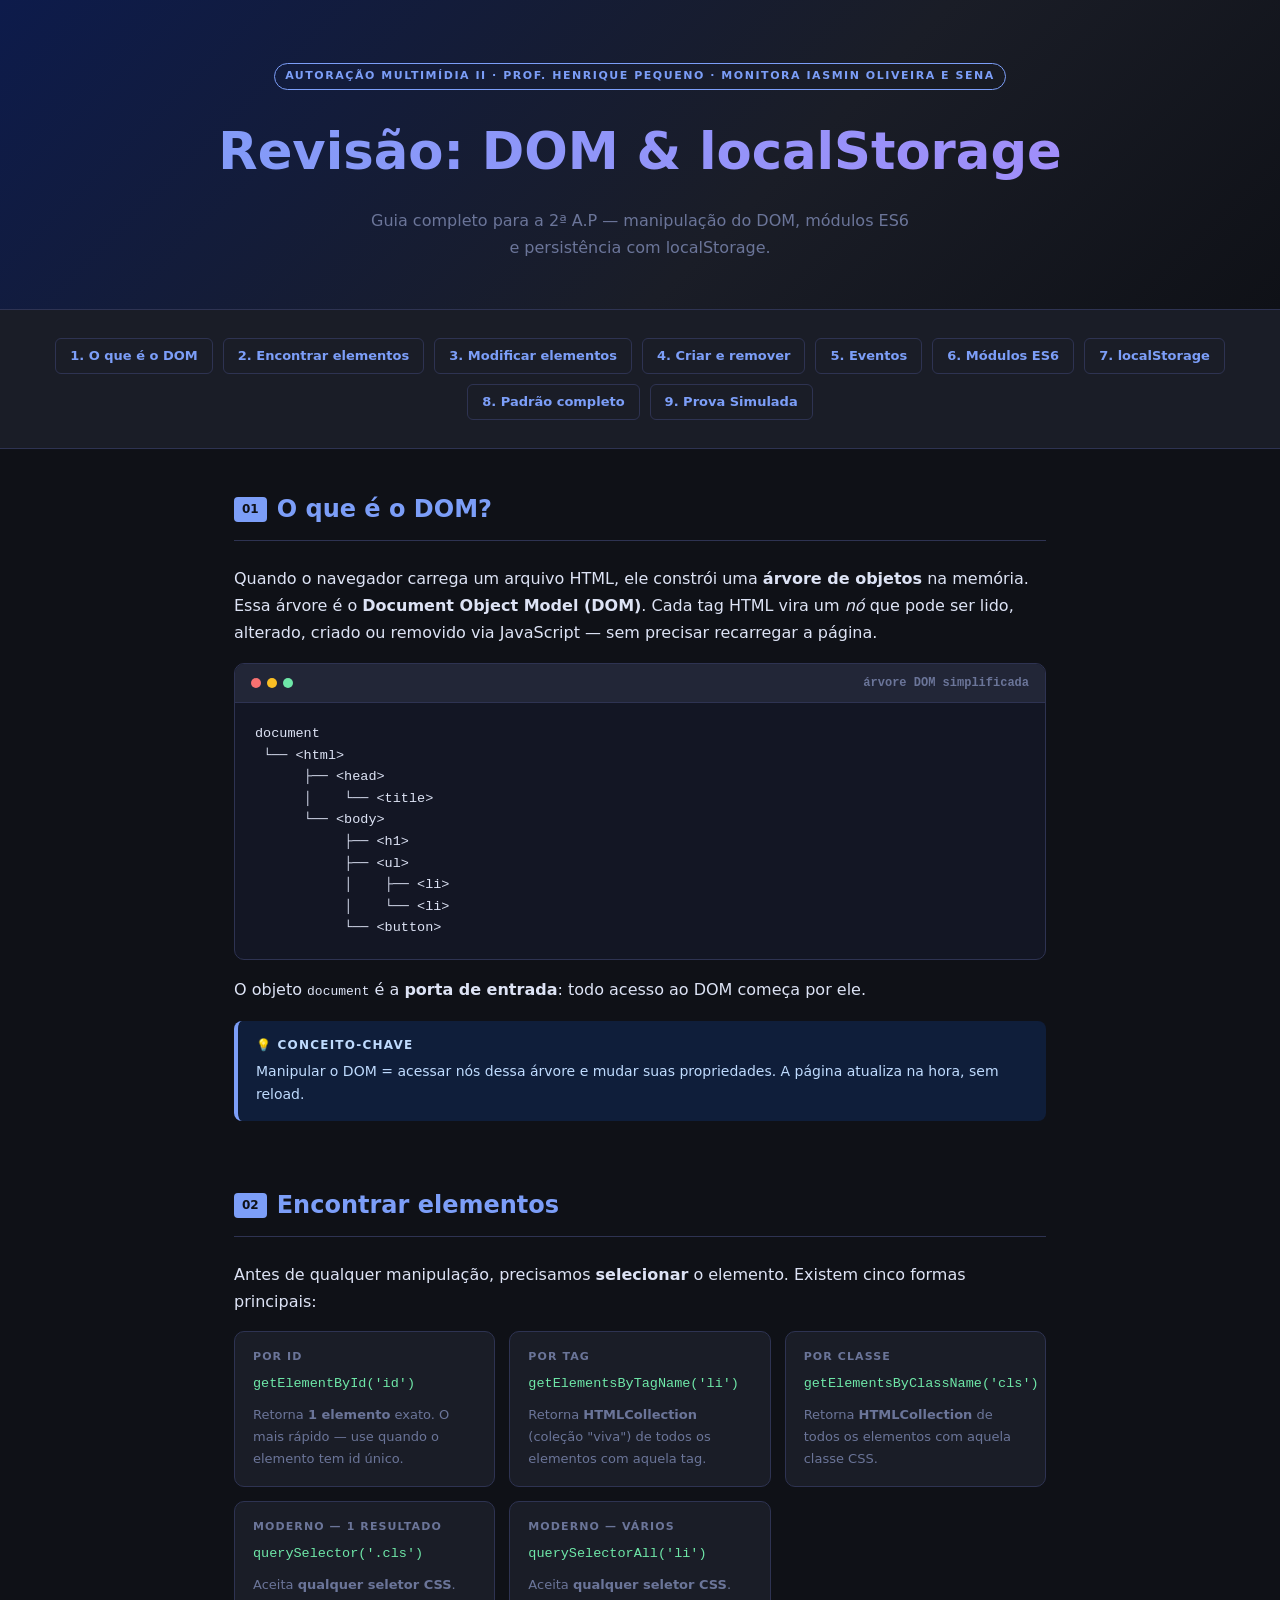
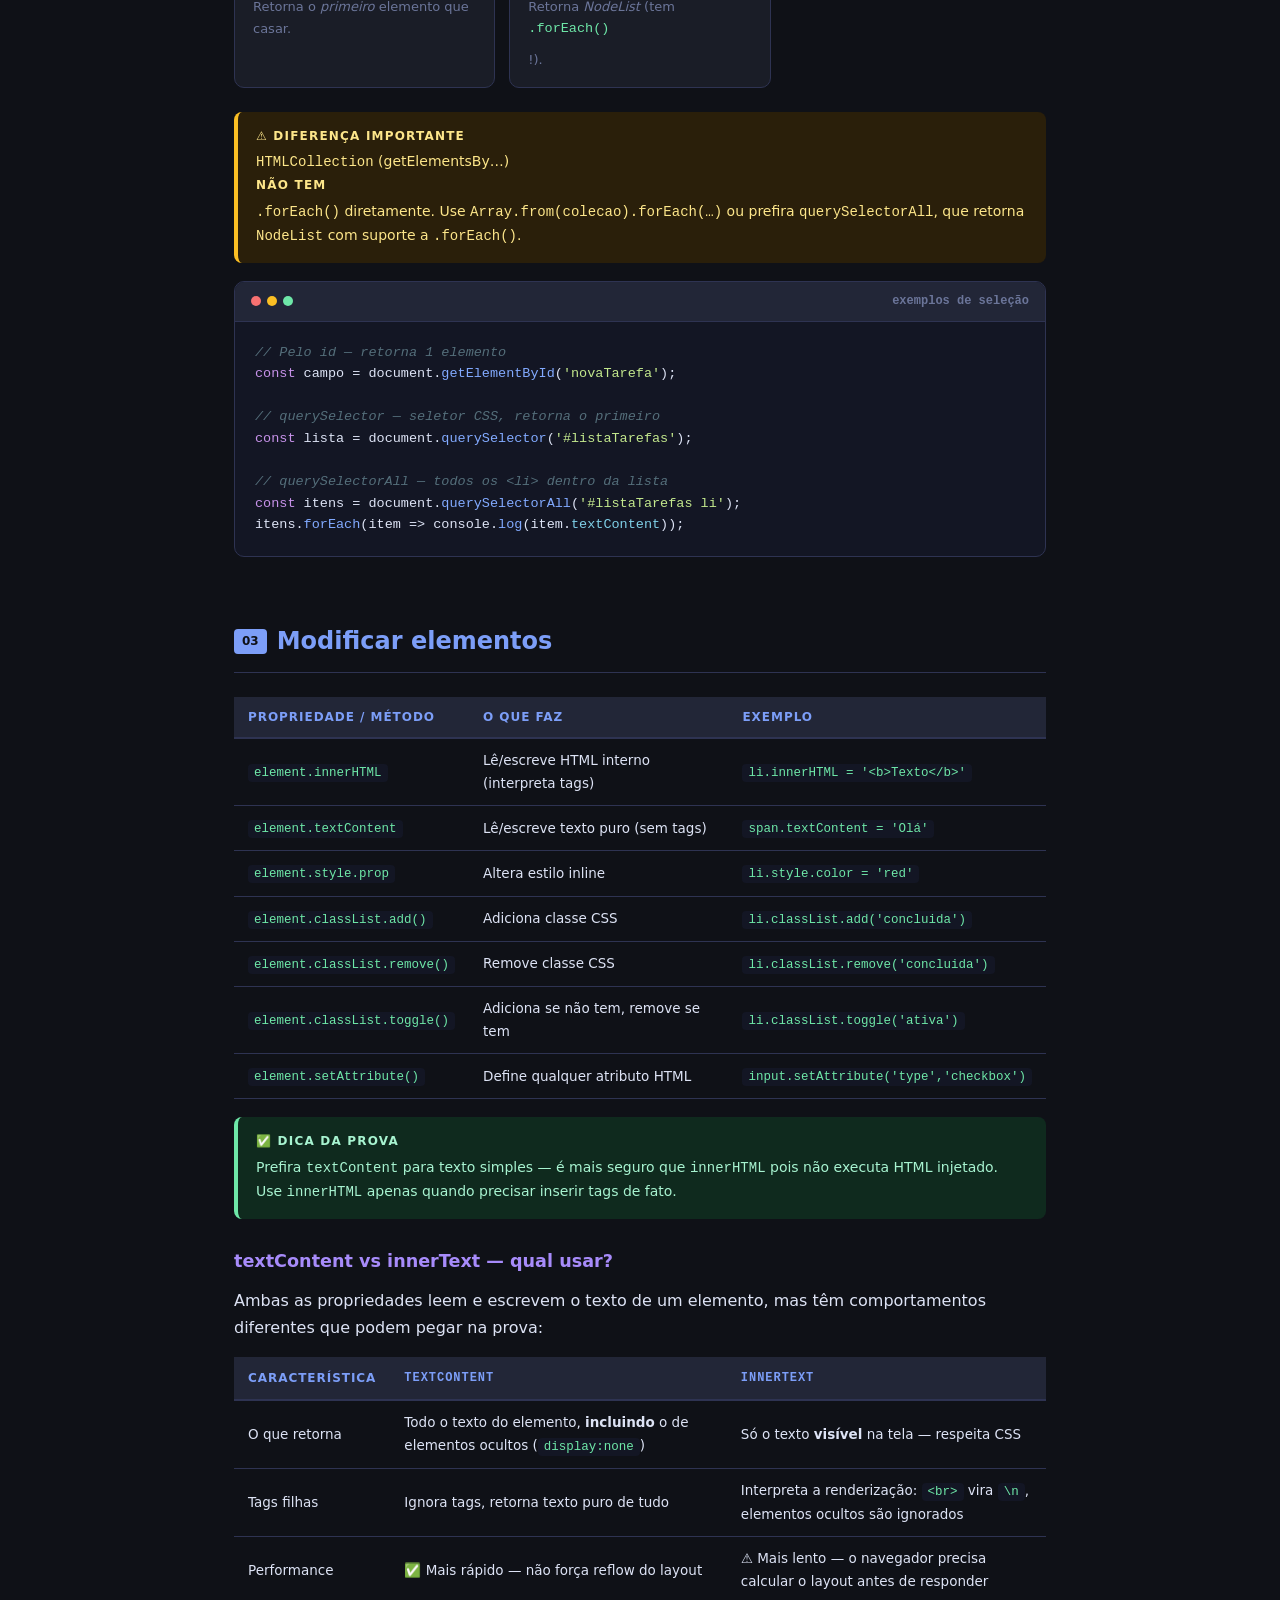
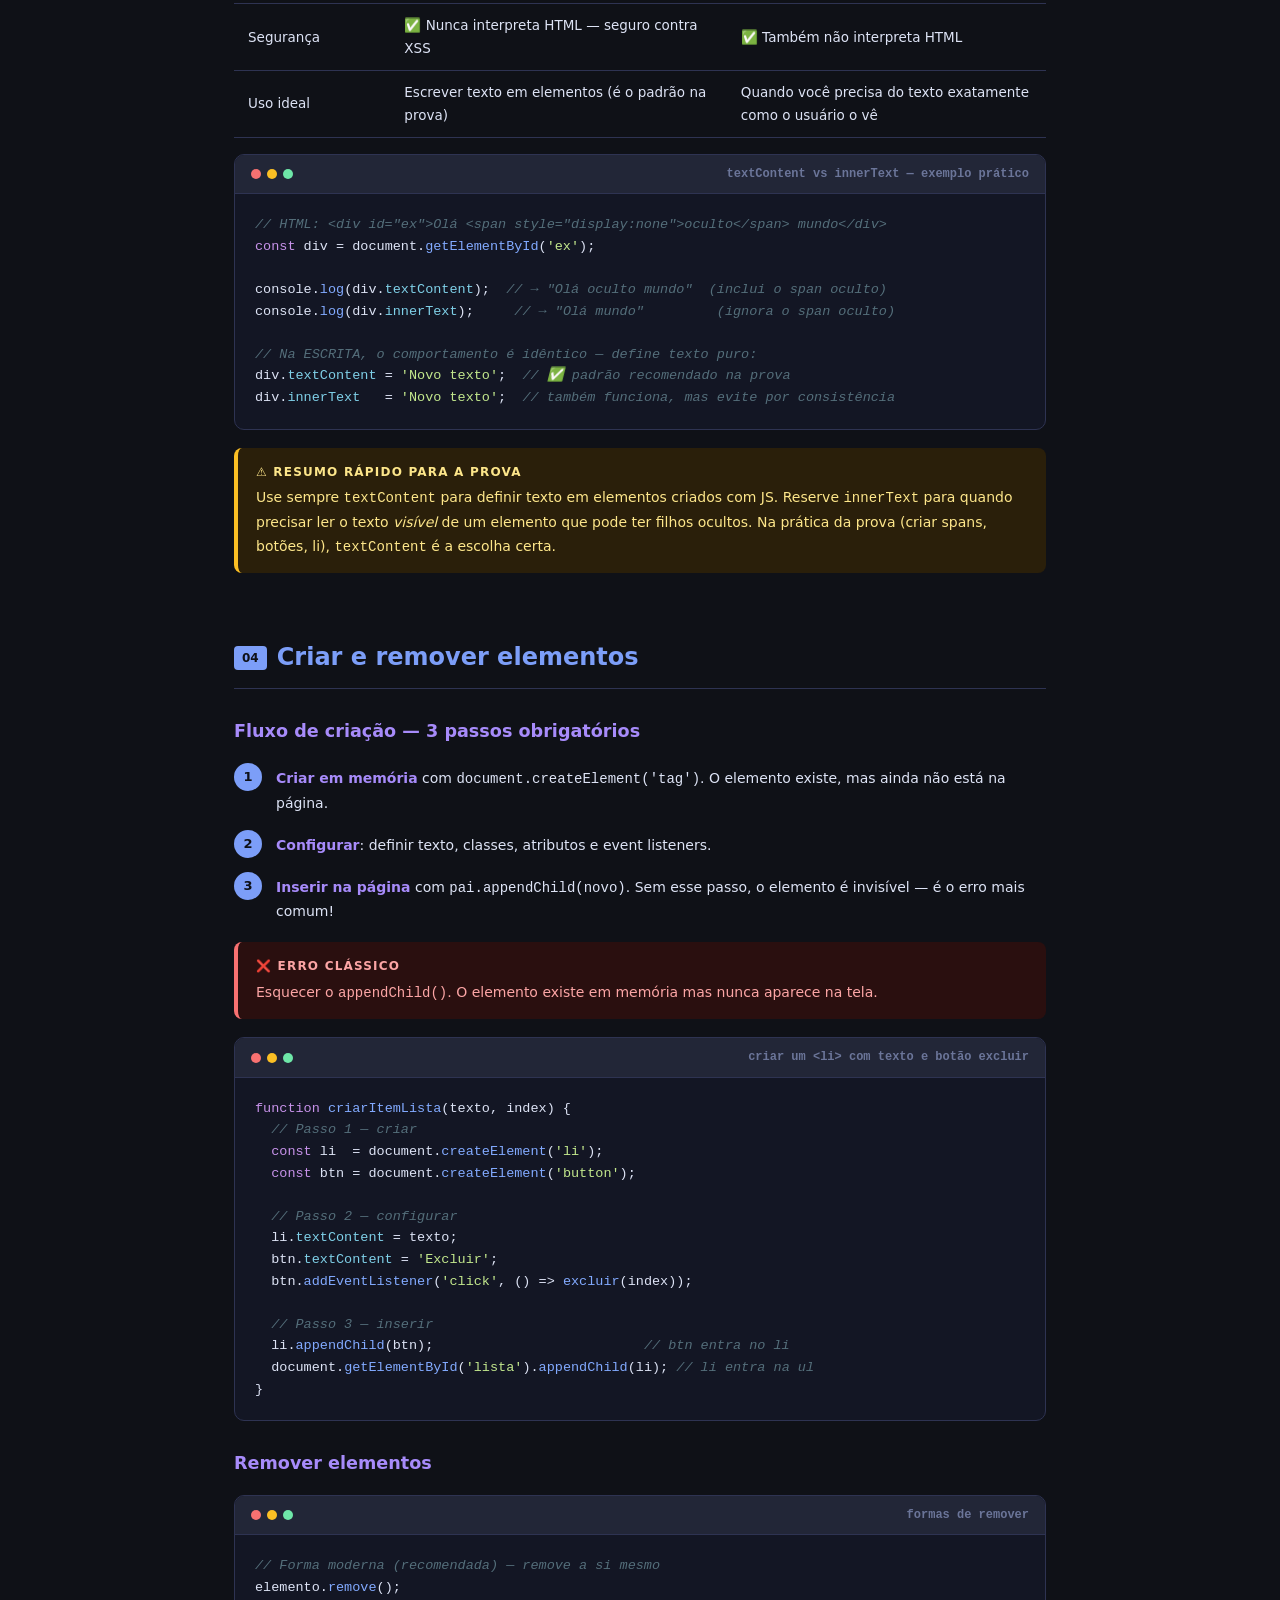
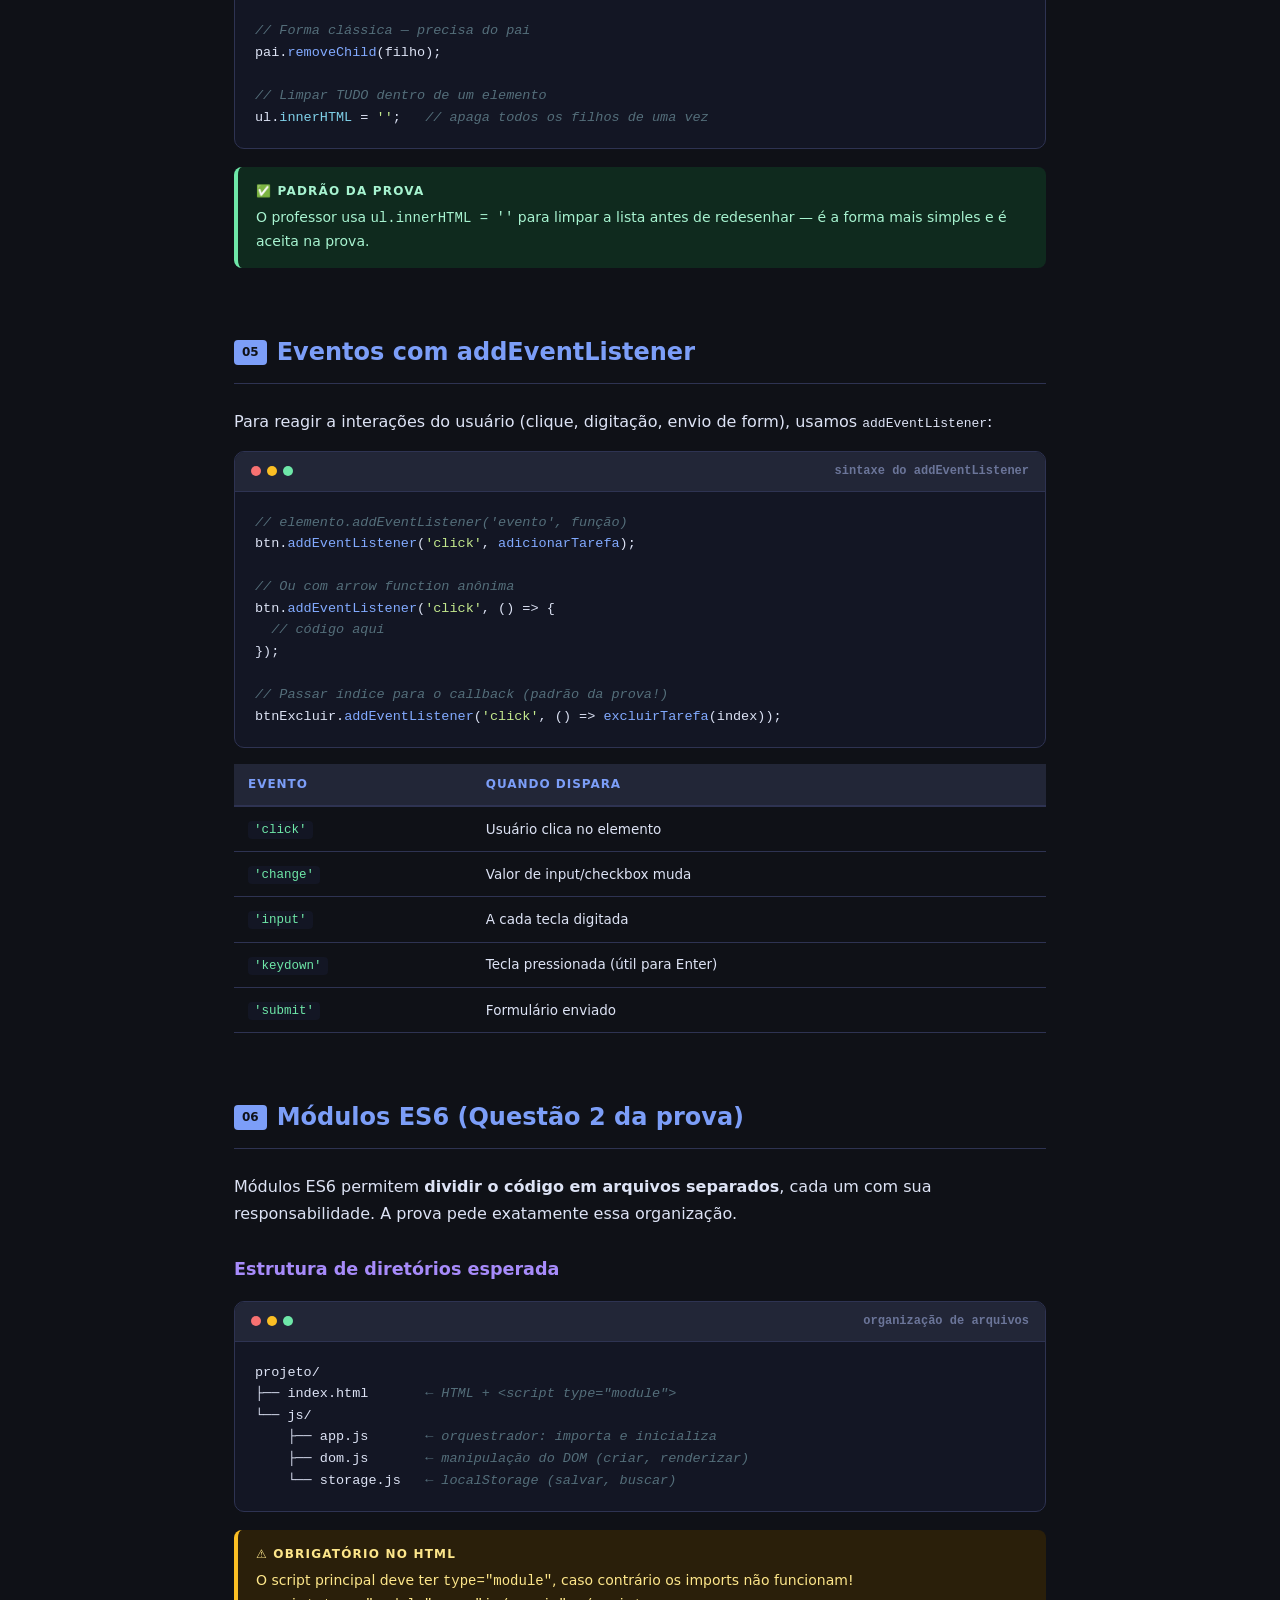
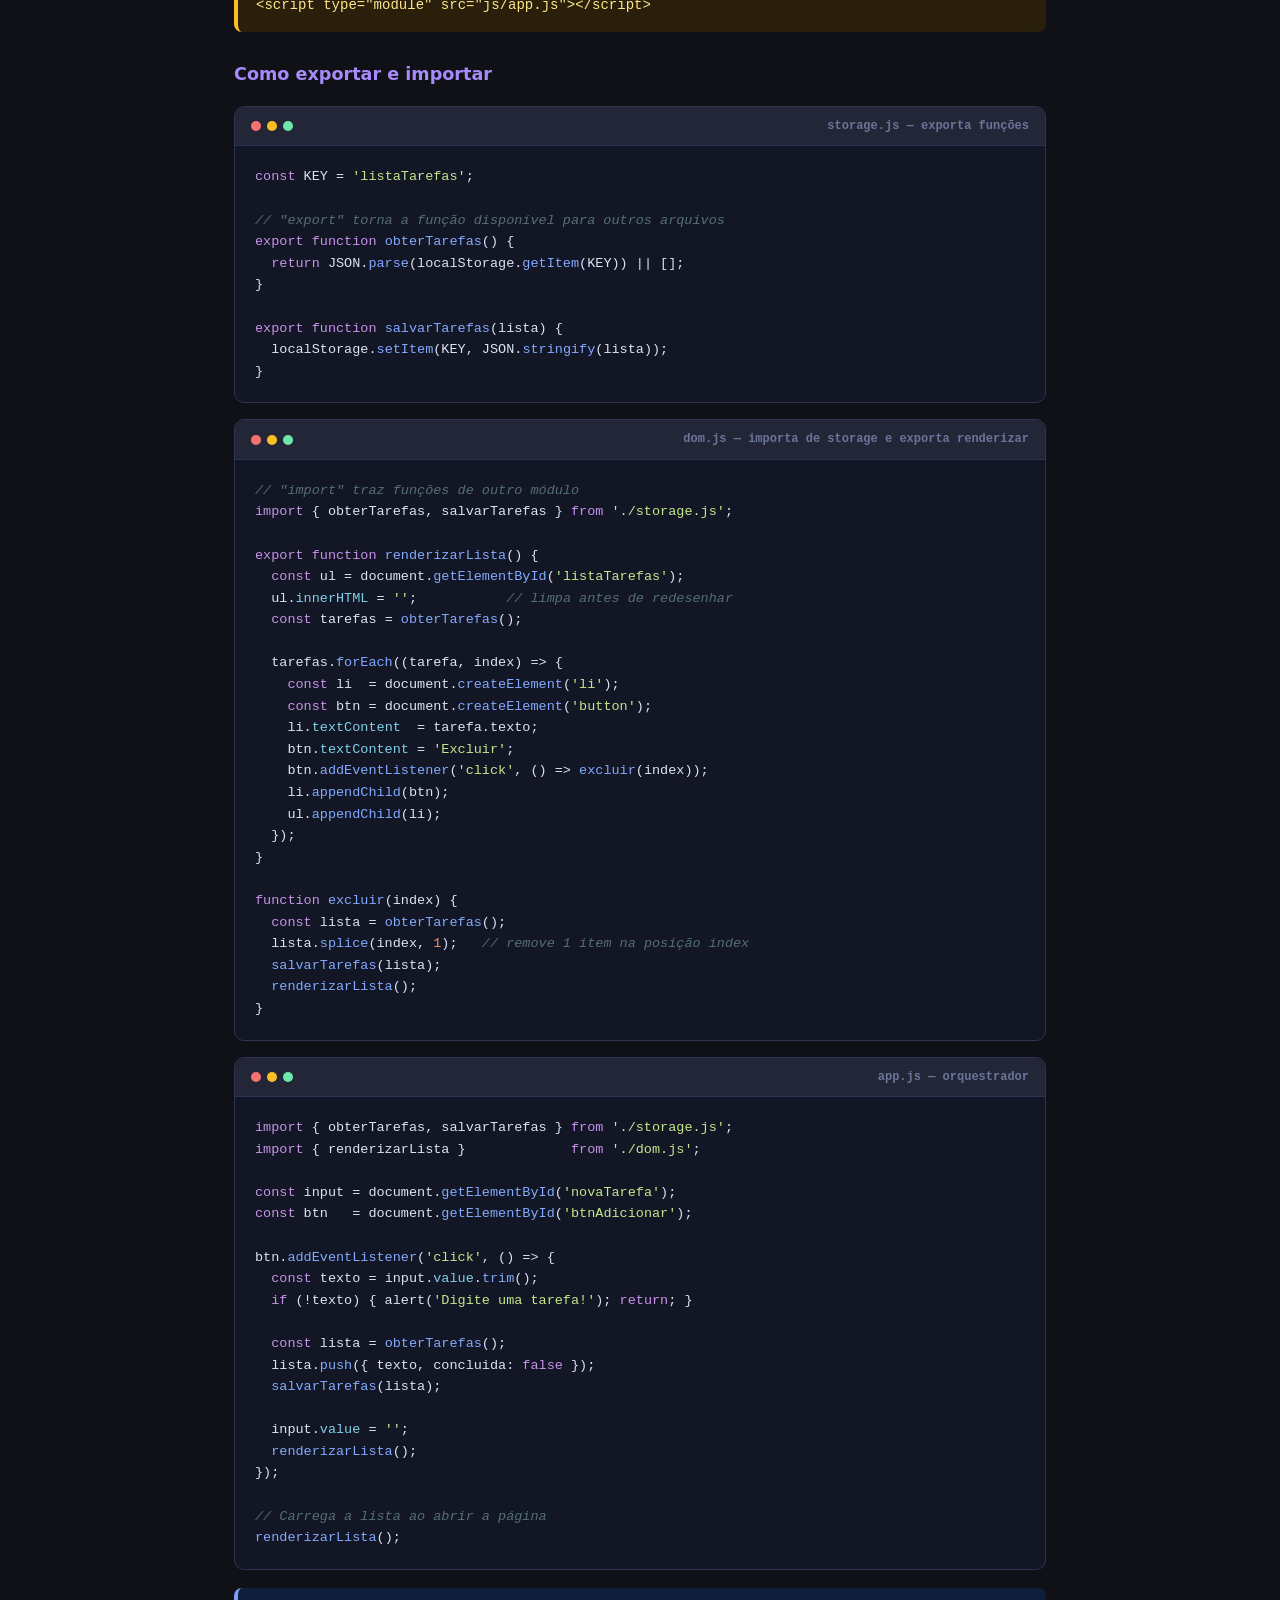
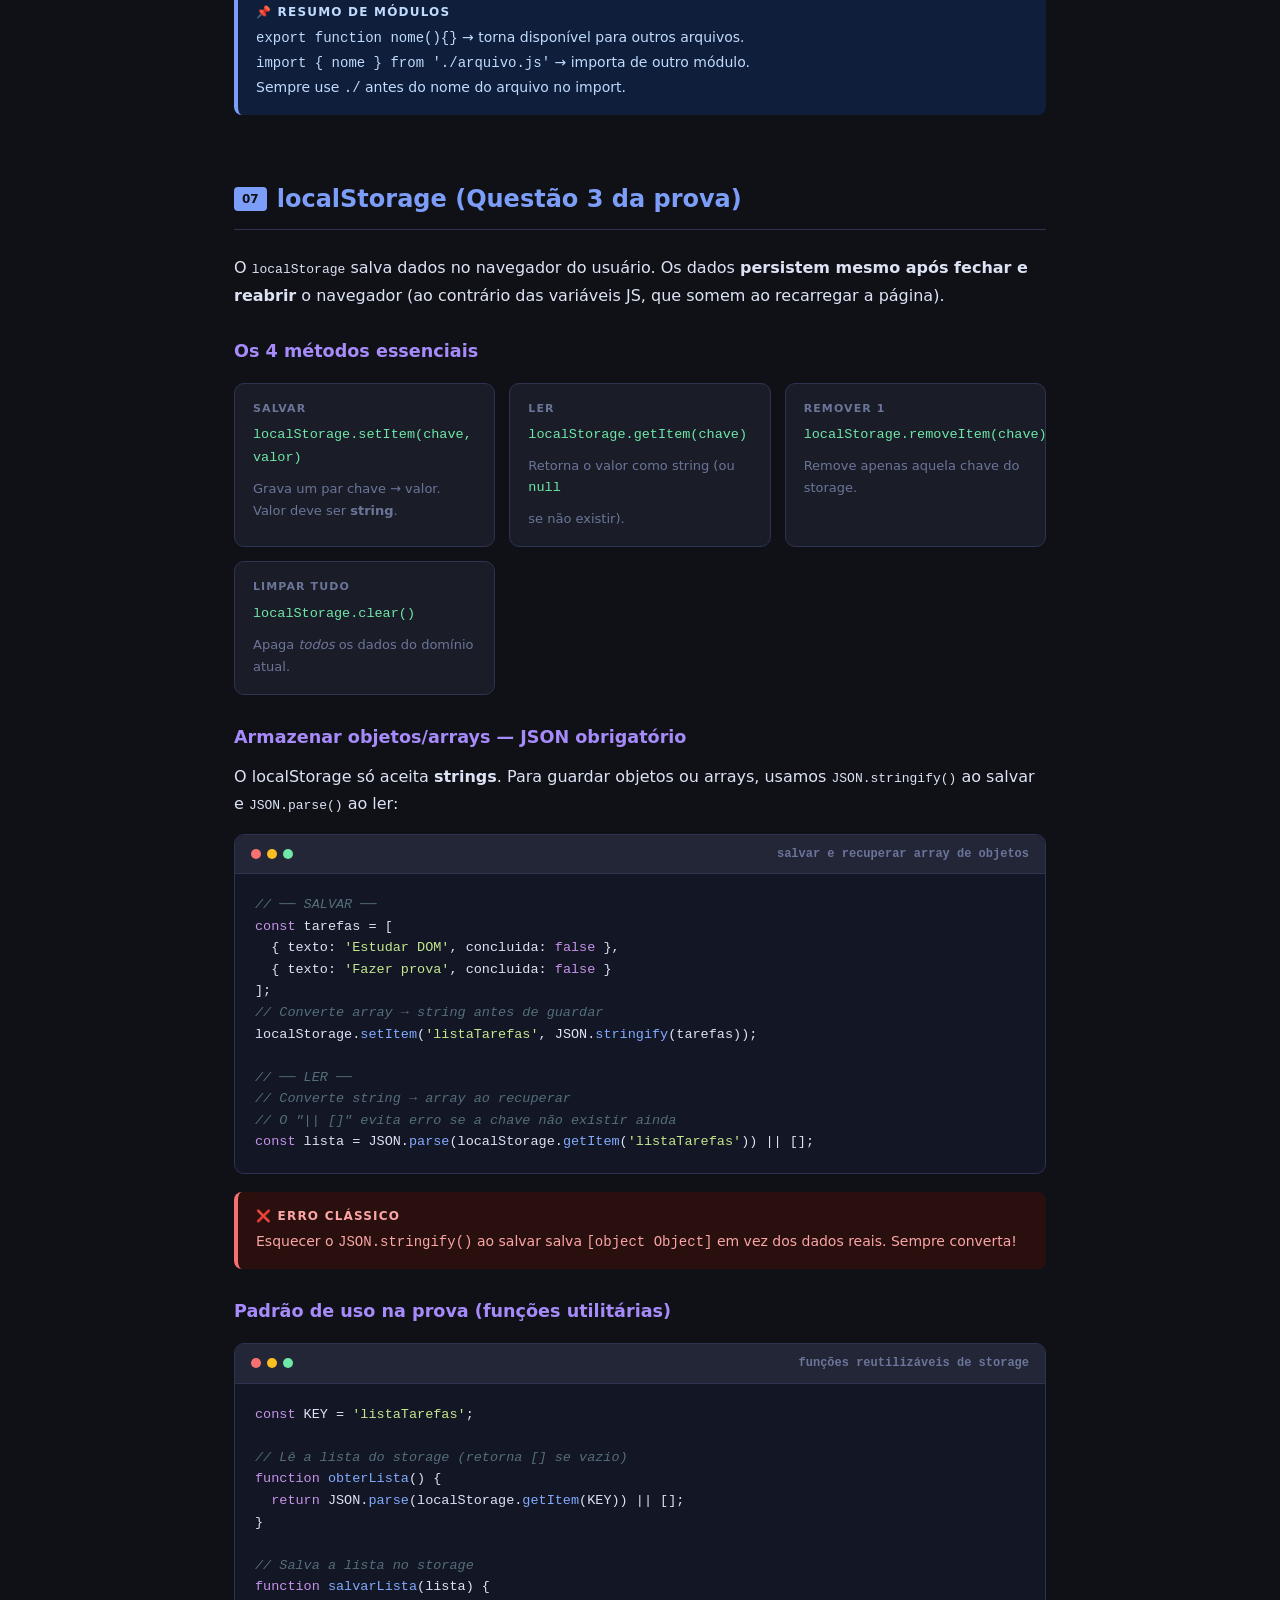
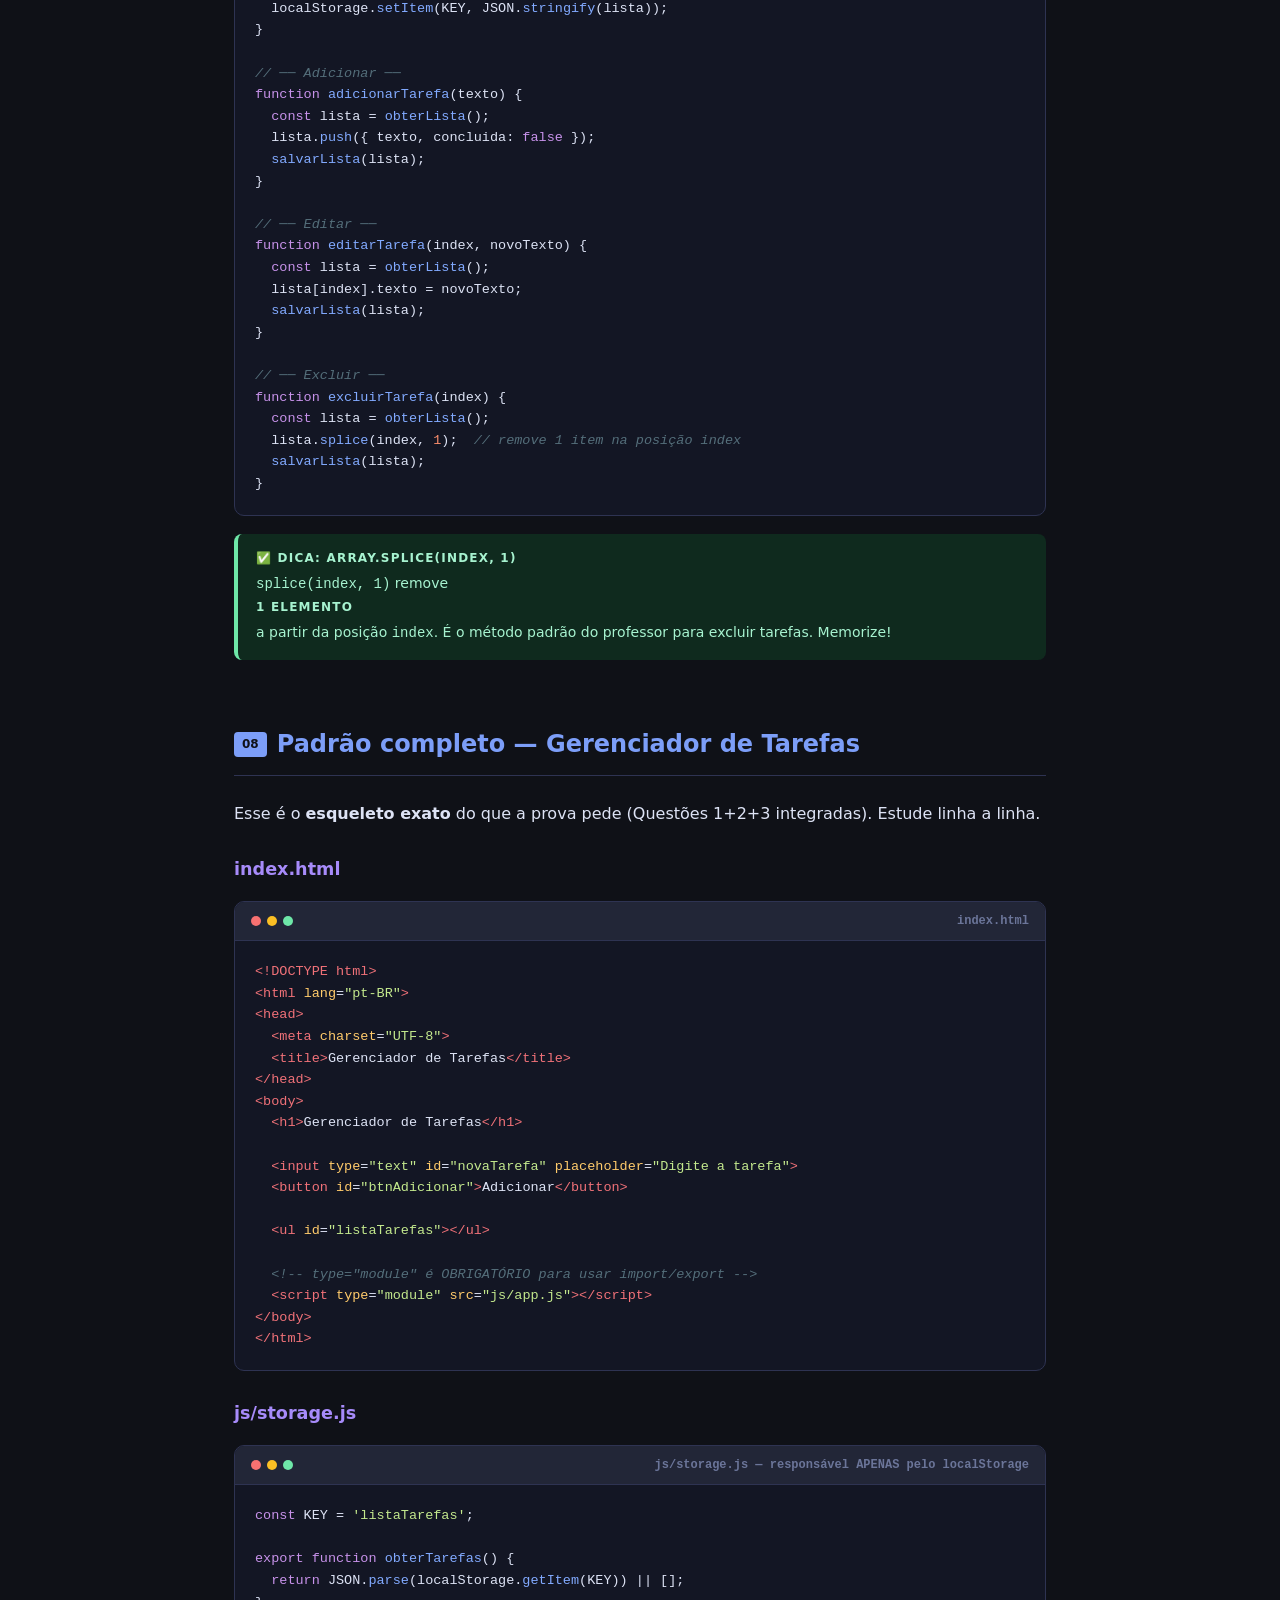
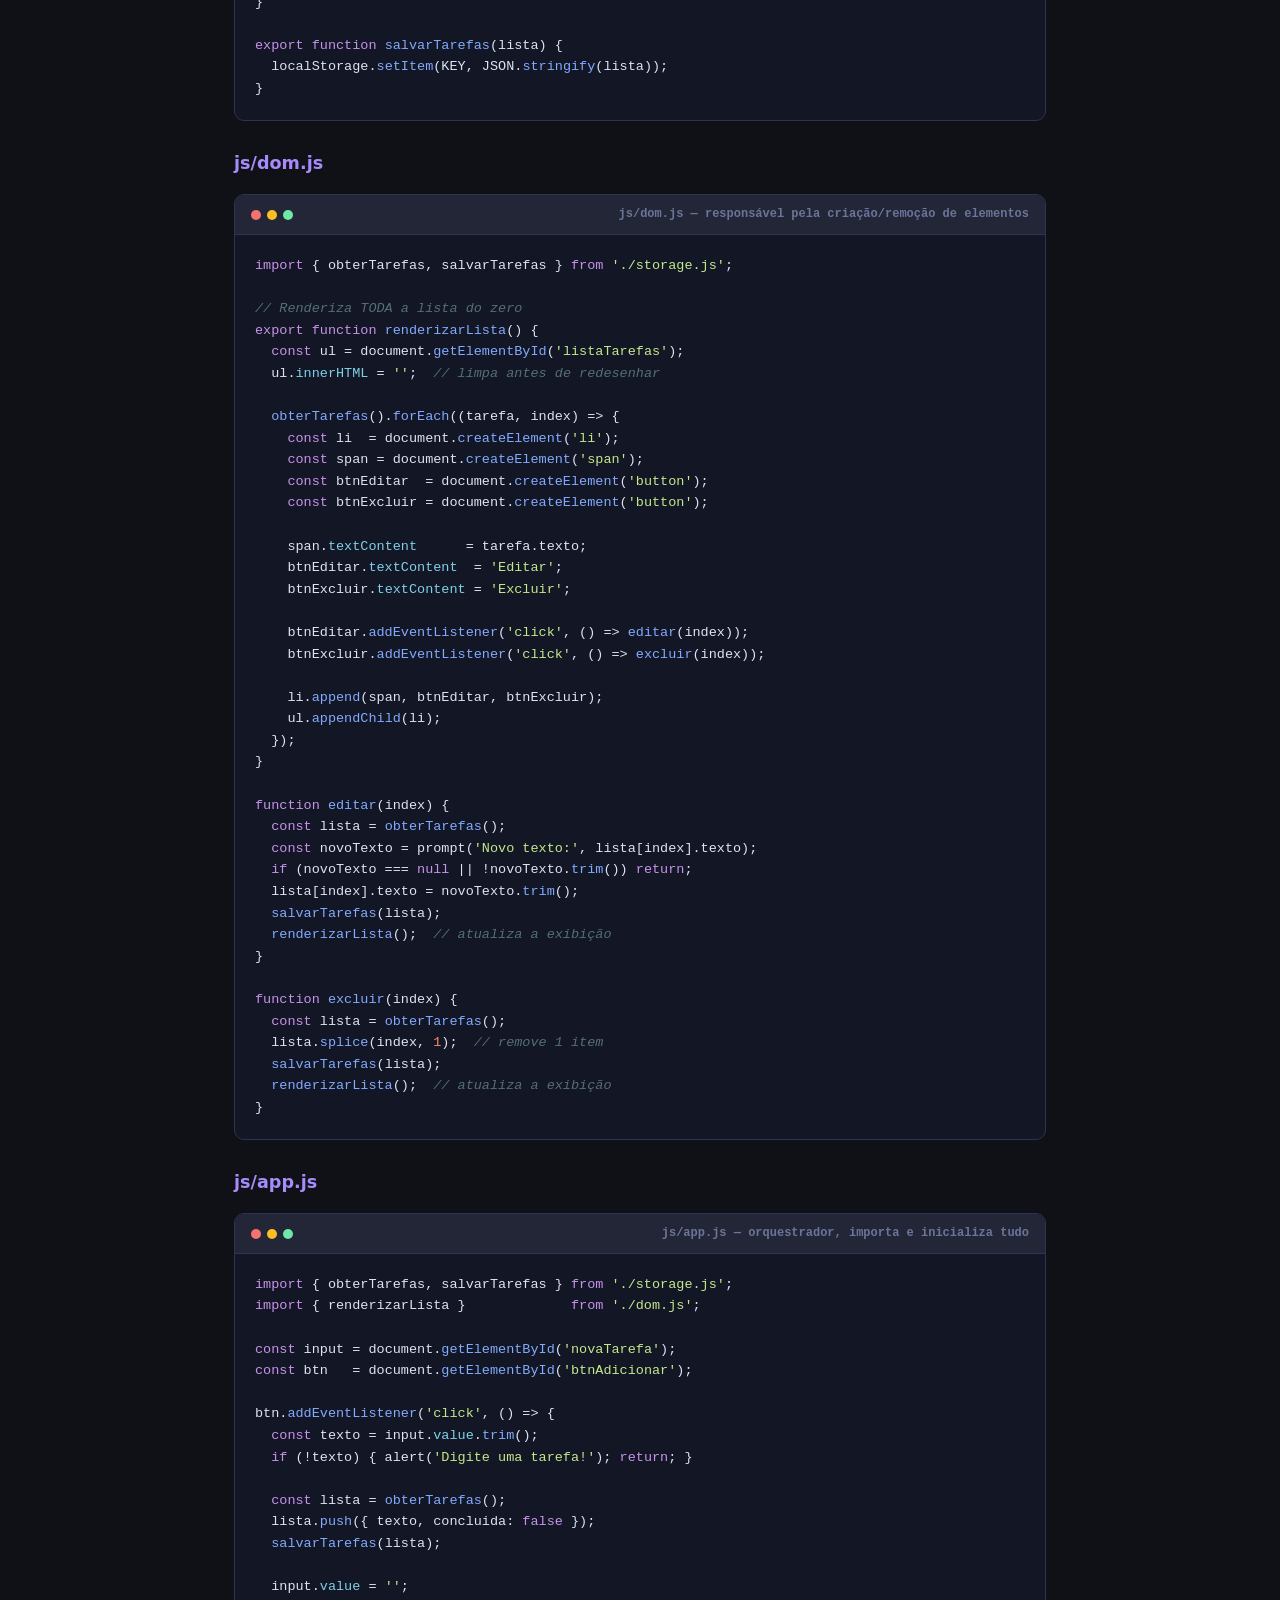
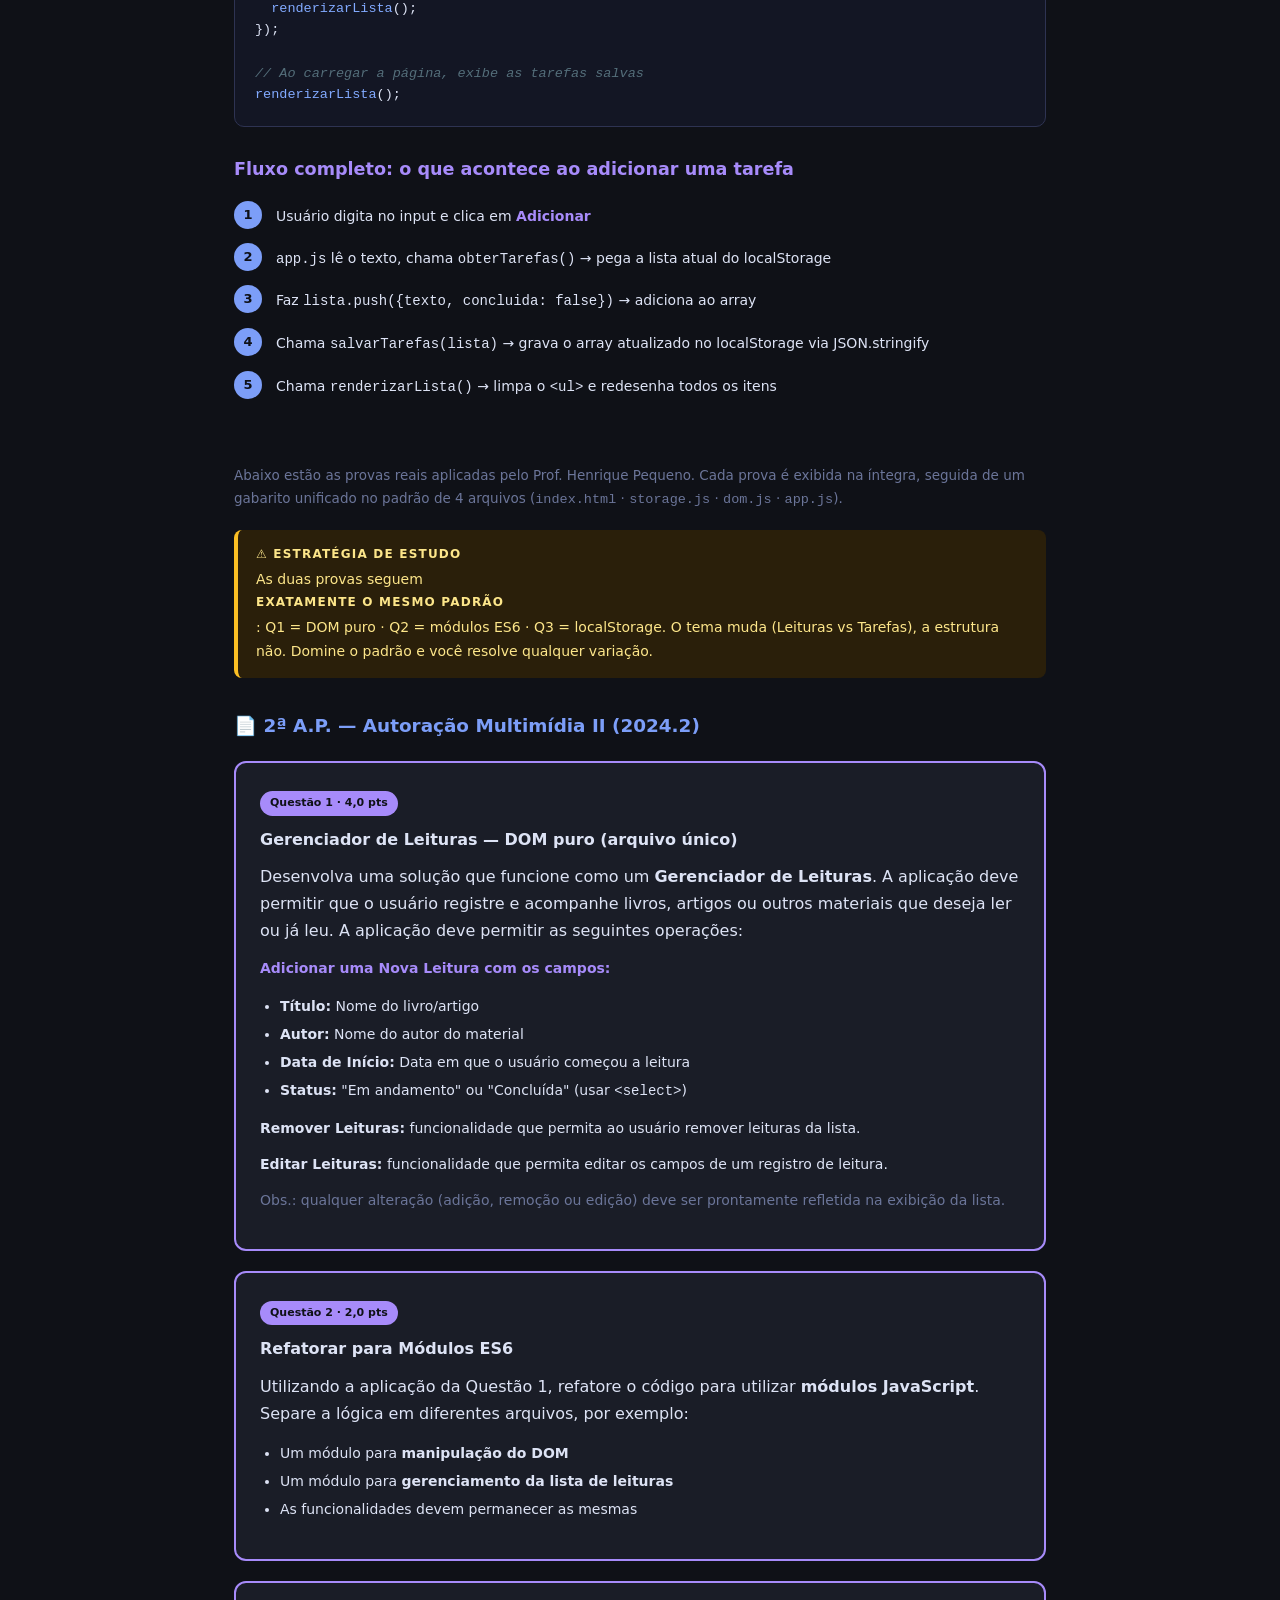
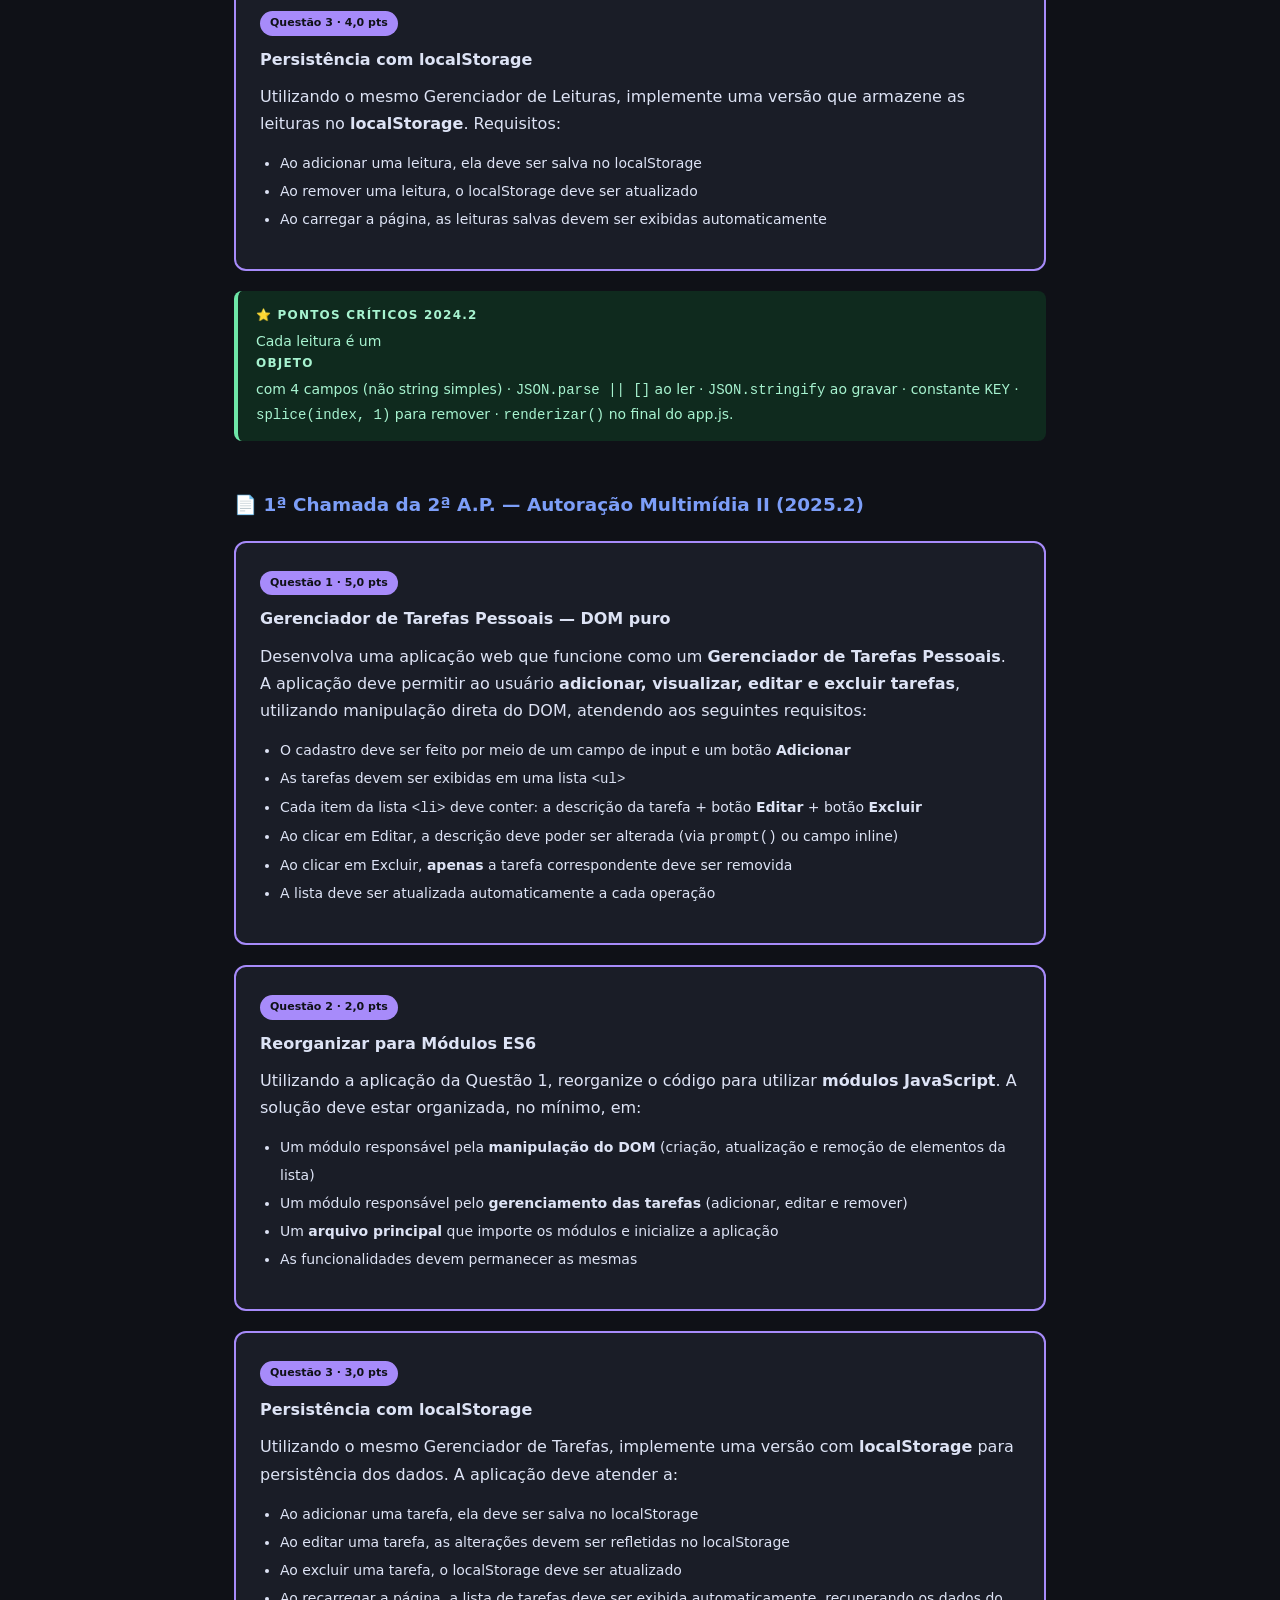
<file: Revisao 2 AP - 2026.1/index.html>
<!DOCTYPE html>
<html lang="pt-BR">
<head>
  <meta charset="UTF-8" />
  <meta name="viewport" content="width=device-width, initial-scale=1.0" />
  <link rel="stylesheet" href="style.css">
  <title>Revisão — DOM & localStorage · Autoração Multimídia II</title>
</head>
<body>

<div class="hero">
  <div class="tag">Autoração Multimídia II · Prof. Henrique Pequeno · Monitora Iasmin Oliveira e Sena</div>
  <h1>Revisão: DOM & localStorage</h1>
  <p>Guia completo para a 2ª A.P — manipulação do DOM, módulos ES6 e persistência com localStorage.</p>
</div>

<nav class="toc">
  <a href="#s1">1. O que é o DOM</a>
  <a href="#s2">2. Encontrar elementos</a>
  <a href="#s3">3. Modificar elementos</a>
  <a href="#s4">4. Criar e remover</a>
  <a href="#s5">5. Eventos</a>
  <a href="#s6">6. Módulos ES6</a>
  <a href="#s7">7. localStorage</a>
  <a href="#s8">8. Padrão completo</a>
  <a href="#s9">9. Prova Simulada</a>
</nav>
  
<main>

<section id="s1">
  <h2><span class="num">01</span> O que é o DOM?</h2>

  <p>Quando o navegador carrega um arquivo HTML, ele constrói uma <strong>árvore de objetos</strong> na memória. Essa árvore é o <strong>Document Object Model (DOM)</strong>. Cada tag HTML vira um <em>nó</em> que pode ser lido, alterado, criado ou removido via JavaScript — sem precisar recarregar a página.</p>

  <div class="code-block">
    <div class="code-header">
      <div class="dots"><div class="dot dot-r"></div><div class="dot dot-y"></div><div class="dot dot-g"></div></div>
      <span>árvore DOM simplificada</span>
    </div>
    <pre>document
 └── &lt;html&gt;
      ├── &lt;head&gt;
      │    └── &lt;title&gt;
      └── &lt;body&gt;
           ├── &lt;h1&gt;
           ├── &lt;ul&gt;
           │    ├── &lt;li&gt;
           │    └── &lt;li&gt;
           └── &lt;button&gt;</pre>
  </div>

  <p>O objeto <code>document</code> é a <strong>porta de entrada</strong>: todo acesso ao DOM começa por ele.</p>

  <div class="callout info">
    <strong>💡 conceito-chave</strong>
    Manipular o DOM = acessar nós dessa árvore e mudar suas propriedades. A página atualiza na hora, sem reload.
  </div>
</section>

<section id="s2">
  <h2><span class="num">02</span> Encontrar elementos</h2>

  <p>Antes de qualquer manipulação, precisamos <strong>selecionar</strong> o elemento. Existem cinco formas principais:</p>

  <div class="method-grid">
    <div class="method-card">
      <div class="label">Por ID</div>
      <code>getElementById('id')</code>
      <p>Retorna <strong>1 elemento</strong> exato. O mais rápido — use quando o elemento tem id único.</p>
    </div>
    <div class="method-card">
      <div class="label">Por Tag</div>
      <code>getElementsByTagName('li')</code>
      <p>Retorna <strong>HTMLCollection</strong> (coleção "viva") de todos os elementos com aquela tag.</p>
    </div>
    <div class="method-card">
      <div class="label">Por Classe</div>
      <code>getElementsByClassName('cls')</code>
      <p>Retorna <strong>HTMLCollection</strong> de todos os elementos com aquela classe CSS.</p>
    </div>
    <div class="method-card">
      <div class="label">Moderno — 1 resultado</div>
      <code>querySelector('.cls')</code>
      <p>Aceita <strong>qualquer seletor CSS</strong>. Retorna o <em>primeiro</em> elemento que casar.</p>
    </div>
    <div class="method-card">
      <div class="label">Moderno — vários</div>
      <code>querySelectorAll('li')</code>
      <p>Aceita <strong>qualquer seletor CSS</strong>. Retorna <em>NodeList</em> (tem <code>.forEach()</code>!).</p>
    </div>
  </div>

  <div class="callout warn">
    <strong>⚠️ diferença importante</strong>
    <code>HTMLCollection</code> (getElementsBy…) <strong>não tem</strong> <code>.forEach()</code> diretamente. Use <code>Array.from(colecao).forEach(…)</code> ou prefira <code>querySelectorAll</code>, que retorna <code>NodeList</code> com suporte a <code>.forEach()</code>.
  </div>

  <div class="code-block">
    <div class="code-header">
      <div class="dots"><div class="dot dot-r"></div><div class="dot dot-y"></div><div class="dot dot-g"></div></div>
      <span>exemplos de seleção</span>
    </div>
    <pre><span class="cm">// Pelo id — retorna 1 elemento</span>
<span class="kw">const</span> campo = document.<span class="fn">getElementById</span>(<span class="str">'novaTarefa'</span>);

<span class="cm">// querySelector — seletor CSS, retorna o primeiro</span>
<span class="kw">const</span> lista = document.<span class="fn">querySelector</span>(<span class="str">'#listaTarefas'</span>);

<span class="cm">// querySelectorAll — todos os &lt;li&gt; dentro da lista</span>
<span class="kw">const</span> itens = document.<span class="fn">querySelectorAll</span>(<span class="str">'#listaTarefas li'</span>);
itens.<span class="fn">forEach</span>(item =&gt; console.<span class="fn">log</span>(item.<span class="prop">textContent</span>));</pre>
  </div>
</section>

<section id="s3">
  <h2><span class="num">03</span> Modificar elementos</h2>

  <table>
    <tr><th>Propriedade / Método</th><th>O que faz</th><th>Exemplo</th></tr>
    <tr><td><code>element.innerHTML</code></td><td>Lê/escreve HTML interno (interpreta tags)</td><td><code>li.innerHTML = '&lt;b&gt;Texto&lt;/b&gt;'</code></td></tr>
    <tr><td><code>element.textContent</code></td><td>Lê/escreve texto puro (sem tags)</td><td><code>span.textContent = 'Olá'</code></td></tr>
    <tr><td><code>element.style.prop</code></td><td>Altera estilo inline</td><td><code>li.style.color = 'red'</code></td></tr>
    <tr><td><code>element.classList.add()</code></td><td>Adiciona classe CSS</td><td><code>li.classList.add('concluida')</code></td></tr>
    <tr><td><code>element.classList.remove()</code></td><td>Remove classe CSS</td><td><code>li.classList.remove('concluida')</code></td></tr>
    <tr><td><code>element.classList.toggle()</code></td><td>Adiciona se não tem, remove se tem</td><td><code>li.classList.toggle('ativa')</code></td></tr>
    <tr><td><code>element.setAttribute()</code></td><td>Define qualquer atributo HTML</td><td><code>input.setAttribute('type','checkbox')</code></td></tr>
  </table>

  <div class="callout tip">
    <strong>✅ dica da prova</strong>
    Prefira <code>textContent</code> para texto simples — é mais seguro que <code>innerHTML</code> pois não executa HTML injetado. Use <code>innerHTML</code> apenas quando precisar inserir tags de fato.
  </div>

  <h3>textContent vs innerText — qual usar?</h3>
  <p>Ambas as propriedades leem e escrevem o texto de um elemento, mas têm comportamentos diferentes que podem pegar na prova:</p>

  <table>
    <tr><th>Característica</th><th><code>textContent</code></th><th><code>innerText</code></th></tr>
    <tr>
      <td>O que retorna</td>
      <td>Todo o texto do elemento, <strong>incluindo</strong> o de elementos ocultos (<code>display:none</code>)</td>
      <td>Só o texto <strong>visível</strong> na tela — respeita CSS</td>
    </tr>
    <tr>
      <td>Tags filhas</td>
      <td>Ignora tags, retorna texto puro de tudo</td>
      <td>Interpreta a renderização: <code>&lt;br&gt;</code> vira <code>\n</code>, elementos ocultos são ignorados</td>
    </tr>
    <tr>
      <td>Performance</td>
      <td>✅ Mais rápido — não força reflow do layout</td>
      <td>⚠️ Mais lento — o navegador precisa calcular o layout antes de responder</td>
    </tr>
    <tr>
      <td>Segurança</td>
      <td>✅ Nunca interpreta HTML — seguro contra XSS</td>
      <td>✅ Também não interpreta HTML</td>
    </tr>
    <tr>
      <td>Uso ideal</td>
      <td>Escrever texto em elementos (é o padrão na prova)</td>
      <td>Quando você precisa do texto exatamente como o usuário o vê</td>
    </tr>
  </table>

  <div class="code-block">
    <div class="code-header">
      <div class="dots"><div class="dot dot-r"></div><div class="dot dot-y"></div><div class="dot dot-g"></div></div>
      <span>textContent vs innerText — exemplo prático</span>
    </div>
    <pre><span class="cm">// HTML: &lt;div id="ex"&gt;Olá &lt;span style="display:none"&gt;oculto&lt;/span&gt; mundo&lt;/div&gt;</span>
<span class="kw">const</span> div = document.<span class="fn">getElementById</span>(<span class="str">'ex'</span>);

console.<span class="fn">log</span>(div.<span class="prop">textContent</span>);  <span class="cm">// → "Olá oculto mundo"  (inclui o span oculto)</span>
console.<span class="fn">log</span>(div.<span class="prop">innerText</span>);     <span class="cm">// → "Olá mundo"         (ignora o span oculto)</span>

<span class="cm">// Na ESCRITA, o comportamento é idêntico — define texto puro:</span>
div.<span class="prop">textContent</span> = <span class="str">'Novo texto'</span>;  <span class="cm">// ✅ padrão recomendado na prova</span>
div.<span class="prop">innerText</span>   = <span class="str">'Novo texto'</span>;  <span class="cm">// também funciona, mas evite por consistência</span></pre>
  </div>

  <div class="callout warn">
    <strong>⚠️ resumo rápido para a prova</strong>
    Use sempre <code>textContent</code> para definir texto em elementos criados com JS. Reserve <code>innerText</code> para quando precisar ler o texto <em>visível</em> de um elemento que pode ter filhos ocultos. Na prática da prova (criar spans, botões, li), <code>textContent</code> é a escolha certa.
  </div>
</section>

<section id="s4">
  <h2><span class="num">04</span> Criar e remover elementos</h2>

  <h3>Fluxo de criação — 3 passos obrigatórios</h3>
  <div class="steps">
    <div class="step">
      <div class="step-num">1</div>
      <div class="step-body"><strong>Criar em memória</strong> com <code>document.createElement('tag')</code>. O elemento existe, mas ainda não está na página.</div>
    </div>
    <div class="step">
      <div class="step-num">2</div>
      <div class="step-body"><strong>Configurar</strong>: definir texto, classes, atributos e event listeners.</div>
    </div>
    <div class="step">
      <div class="step-num">3</div>
      <div class="step-body"><strong>Inserir na página</strong> com <code>pai.appendChild(novo)</code>. Sem esse passo, o elemento é invisível — é o erro mais comum!</div>
    </div>
  </div>

  <div class="callout error">
    <strong>❌ erro clássico</strong>
    Esquecer o <code>appendChild()</code>. O elemento existe em memória mas nunca aparece na tela.
  </div>

  <div class="code-block">
    <div class="code-header">
      <div class="dots"><div class="dot dot-r"></div><div class="dot dot-y"></div><div class="dot dot-g"></div></div>
      <span>criar um &lt;li&gt; com texto e botão excluir</span>
    </div>
    <pre><span class="kw">function</span> <span class="fn">criarItemLista</span>(texto, index) {
  <span class="cm">// Passo 1 — criar</span>
  <span class="kw">const</span> li  = document.<span class="fn">createElement</span>(<span class="str">'li'</span>);
  <span class="kw">const</span> btn = document.<span class="fn">createElement</span>(<span class="str">'button'</span>);

  <span class="cm">// Passo 2 — configurar</span>
  li.<span class="prop">textContent</span> = texto;
  btn.<span class="prop">textContent</span> = <span class="str">'Excluir'</span>;
  btn.<span class="fn">addEventListener</span>(<span class="str">'click'</span>, () =&gt; <span class="fn">excluir</span>(index));

  <span class="cm">// Passo 3 — inserir</span>
  li.<span class="fn">appendChild</span>(btn);                          <span class="cm">// btn entra no li</span>
  document.<span class="fn">getElementById</span>(<span class="str">'lista'</span>).<span class="fn">appendChild</span>(li); <span class="cm">// li entra na ul</span>
}</pre>
  </div>

  <h3>Remover elementos</h3>
  <div class="code-block">
    <div class="code-header">
      <div class="dots"><div class="dot dot-r"></div><div class="dot dot-y"></div><div class="dot dot-g"></div></div>
      <span>formas de remover</span>
    </div>
    <pre><span class="cm">// Forma moderna (recomendada) — remove a si mesmo</span>
elemento.<span class="fn">remove</span>();

<span class="cm">// Forma clássica — precisa do pai</span>
pai.<span class="fn">removeChild</span>(filho);

<span class="cm">// Limpar TUDO dentro de um elemento</span>
ul.<span class="prop">innerHTML</span> = <span class="str">''</span>;   <span class="cm">// apaga todos os filhos de uma vez</span></pre>
  </div>

  <div class="callout tip">
    <strong>✅ padrão da prova</strong>
    O professor usa <code>ul.innerHTML = ''</code> para limpar a lista antes de redesenhar — é a forma mais simples e é aceita na prova.
  </div>
</section>

<section id="s5">
  <h2><span class="num">05</span> Eventos com addEventListener</h2>

  <p>Para reagir a interações do usuário (clique, digitação, envio de form), usamos <code>addEventListener</code>:</p>

  <div class="code-block">
    <div class="code-header">
      <div class="dots"><div class="dot dot-r"></div><div class="dot dot-y"></div><div class="dot dot-g"></div></div>
      <span>sintaxe do addEventListener</span>
    </div>
    <pre><span class="cm">// elemento.addEventListener('evento', função)</span>
btn.<span class="fn">addEventListener</span>(<span class="str">'click'</span>, <span class="fn">adicionarTarefa</span>);

<span class="cm">// Ou com arrow function anônima</span>
btn.<span class="fn">addEventListener</span>(<span class="str">'click'</span>, () =&gt; {
  <span class="cm">// código aqui</span>
});

<span class="cm">// Passar índice para o callback (padrão da prova!)</span>
btnExcluir.<span class="fn">addEventListener</span>(<span class="str">'click'</span>, () =&gt; <span class="fn">excluirTarefa</span>(index));</pre>
  </div>

  <table>
    <tr><th>Evento</th><th>Quando dispara</th></tr>
    <tr><td><code>'click'</code></td><td>Usuário clica no elemento</td></tr>
    <tr><td><code>'change'</code></td><td>Valor de input/checkbox muda</td></tr>
    <tr><td><code>'input'</code></td><td>A cada tecla digitada</td></tr>
    <tr><td><code>'keydown'</code></td><td>Tecla pressionada (útil para Enter)</td></tr>
    <tr><td><code>'submit'</code></td><td>Formulário enviado</td></tr>
  </table>
</section>

<section id="s6">
  <h2><span class="num">06</span> Módulos ES6 (Questão 2 da prova)</h2>

  <p>Módulos ES6 permitem <strong>dividir o código em arquivos separados</strong>, cada um com sua responsabilidade. A prova pede exatamente essa organização.</p>

  <h3>Estrutura de diretórios esperada</h3>
  <div class="code-block">
    <div class="code-header">
      <div class="dots"><div class="dot dot-r"></div><div class="dot dot-y"></div><div class="dot dot-g"></div></div>
      <span>organização de arquivos</span>
    </div>
    <pre>projeto/
├── index.html       <span class="cm">← HTML + &lt;script type="module"&gt;</span>
└── js/
    ├── app.js       <span class="cm">← orquestrador: importa e inicializa</span>
    ├── dom.js       <span class="cm">← manipulação do DOM (criar, renderizar)</span>
    └── storage.js   <span class="cm">← localStorage (salvar, buscar)</span></pre>
  </div>

  <div class="callout warn">
    <strong>⚠️ OBRIGATÓRIO no HTML</strong>
    O script principal deve ter <code>type="module"</code>, caso contrário os imports não funcionam!
    <br><code>&lt;script type="module" src="js/app.js"&gt;&lt;/script&gt;</code>
  </div>

  <h3>Como exportar e importar</h3>

  <div class="code-block">
    <div class="code-header">
      <div class="dots"><div class="dot dot-r"></div><div class="dot dot-y"></div><div class="dot dot-g"></div></div>
      <span>storage.js — exporta funções</span>
    </div>
    <pre><span class="kw">const</span> KEY = <span class="str">'listaTarefas'</span>;

<span class="cm">// "export" torna a função disponível para outros arquivos</span>
<span class="kw">export function</span> <span class="fn">obterTarefas</span>() {
  <span class="kw">return</span> JSON.<span class="fn">parse</span>(localStorage.<span class="fn">getItem</span>(KEY)) || [];
}

<span class="kw">export function</span> <span class="fn">salvarTarefas</span>(lista) {
  localStorage.<span class="fn">setItem</span>(KEY, JSON.<span class="fn">stringify</span>(lista));
}</pre>
  </div>

  <div class="code-block">
    <div class="code-header">
      <div class="dots"><div class="dot dot-r"></div><div class="dot dot-y"></div><div class="dot dot-g"></div></div>
      <span>dom.js — importa de storage e exporta renderizar</span>
    </div>
    <pre><span class="cm">// "import" traz funções de outro módulo</span>
<span class="kw">import</span> { obterTarefas, salvarTarefas } <span class="kw">from</span> <span class="str">'./storage.js'</span>;

<span class="kw">export function</span> <span class="fn">renderizarLista</span>() {
  <span class="kw">const</span> ul = document.<span class="fn">getElementById</span>(<span class="str">'listaTarefas'</span>);
  ul.<span class="prop">innerHTML</span> = <span class="str">''</span>;           <span class="cm">// limpa antes de redesenhar</span>
  <span class="kw">const</span> tarefas = <span class="fn">obterTarefas</span>();

  tarefas.<span class="fn">forEach</span>((tarefa, index) =&gt; {
    <span class="kw">const</span> li  = document.<span class="fn">createElement</span>(<span class="str">'li'</span>);
    <span class="kw">const</span> btn = document.<span class="fn">createElement</span>(<span class="str">'button'</span>);
    li.<span class="prop">textContent</span>  = tarefa.texto;
    btn.<span class="prop">textContent</span> = <span class="str">'Excluir'</span>;
    btn.<span class="fn">addEventListener</span>(<span class="str">'click'</span>, () =&gt; <span class="fn">excluir</span>(index));
    li.<span class="fn">appendChild</span>(btn);
    ul.<span class="fn">appendChild</span>(li);
  });
}

<span class="kw">function</span> <span class="fn">excluir</span>(index) {
  <span class="kw">const</span> lista = <span class="fn">obterTarefas</span>();
  lista.<span class="fn">splice</span>(index, <span class="num">1</span>);   <span class="cm">// remove 1 item na posição index</span>
  <span class="fn">salvarTarefas</span>(lista);
  <span class="fn">renderizarLista</span>();
}</pre>
  </div>

  <div class="code-block">
    <div class="code-header">
      <div class="dots"><div class="dot dot-r"></div><div class="dot dot-y"></div><div class="dot dot-g"></div></div>
      <span>app.js — orquestrador</span>
    </div>
    <pre><span class="kw">import</span> { obterTarefas, salvarTarefas } <span class="kw">from</span> <span class="str">'./storage.js'</span>;
<span class="kw">import</span> { renderizarLista }             <span class="kw">from</span> <span class="str">'./dom.js'</span>;

<span class="kw">const</span> input = document.<span class="fn">getElementById</span>(<span class="str">'novaTarefa'</span>);
<span class="kw">const</span> btn   = document.<span class="fn">getElementById</span>(<span class="str">'btnAdicionar'</span>);

btn.<span class="fn">addEventListener</span>(<span class="str">'click'</span>, () =&gt; {
  <span class="kw">const</span> texto = input.<span class="prop">value</span>.<span class="fn">trim</span>();
  <span class="kw">if</span> (!texto) { alert(<span class="str">'Digite uma tarefa!'</span>); <span class="kw">return</span>; }

  <span class="kw">const</span> lista = <span class="fn">obterTarefas</span>();
  lista.<span class="fn">push</span>({ texto, concluida: <span class="kw">false</span> });
  <span class="fn">salvarTarefas</span>(lista);

  input.<span class="prop">value</span> = <span class="str">''</span>;
  <span class="fn">renderizarLista</span>();
});

<span class="cm">// Carrega a lista ao abrir a página</span>
<span class="fn">renderizarLista</span>();</pre>
  </div>

  <div class="callout info">
    <strong>📌 resumo de módulos</strong>
    <code>export function nome(){}</code> → torna disponível para outros arquivos.<br>
    <code>import { nome } from './arquivo.js'</code> → importa de outro módulo.<br>
    Sempre use <code>./</code> antes do nome do arquivo no import.
  </div>
</section>

<section id="s7">
  <h2><span class="num">07</span> localStorage (Questão 3 da prova)</h2>

  <p>O <code>localStorage</code> salva dados no navegador do usuário. Os dados <strong>persistem mesmo após fechar e reabrir</strong> o navegador (ao contrário das variáveis JS, que somem ao recarregar a página).</p>

  <h3>Os 4 métodos essenciais</h3>

  <div class="method-grid">
    <div class="method-card">
      <div class="label">Salvar</div>
      <code>localStorage.setItem(chave, valor)</code>
      <p>Grava um par chave → valor. Valor deve ser <strong>string</strong>.</p>
    </div>
    <div class="method-card">
      <div class="label">Ler</div>
      <code>localStorage.getItem(chave)</code>
      <p>Retorna o valor como string (ou <code>null</code> se não existir).</p>
    </div>
    <div class="method-card">
      <div class="label">Remover 1</div>
      <code>localStorage.removeItem(chave)</code>
      <p>Remove apenas aquela chave do storage.</p>
    </div>
    <div class="method-card">
      <div class="label">Limpar tudo</div>
      <code>localStorage.clear()</code>
      <p>Apaga <em>todos</em> os dados do domínio atual.</p>
    </div>
  </div>

  <h3>Armazenar objetos/arrays — JSON obrigatório</h3>

  <p>O localStorage só aceita <strong>strings</strong>. Para guardar objetos ou arrays, usamos <code>JSON.stringify()</code> ao salvar e <code>JSON.parse()</code> ao ler:</p>

  <div class="code-block">
    <div class="code-header">
      <div class="dots"><div class="dot dot-r"></div><div class="dot dot-y"></div><div class="dot dot-g"></div></div>
      <span>salvar e recuperar array de objetos</span>
    </div>
    <pre><span class="cm">// ── SALVAR ──</span>
<span class="kw">const</span> tarefas = [
  { texto: <span class="str">'Estudar DOM'</span>, concluida: <span class="kw">false</span> },
  { texto: <span class="str">'Fazer prova'</span>, concluida: <span class="kw">false</span> }
];
<span class="cm">// Converte array → string antes de guardar</span>
localStorage.<span class="fn">setItem</span>(<span class="str">'listaTarefas'</span>, JSON.<span class="fn">stringify</span>(tarefas));

<span class="cm">// ── LER ──</span>
<span class="cm">// Converte string → array ao recuperar</span>
<span class="cm">// O "|| []" evita erro se a chave não existir ainda</span>
<span class="kw">const</span> lista = JSON.<span class="fn">parse</span>(localStorage.<span class="fn">getItem</span>(<span class="str">'listaTarefas'</span>)) || [];</pre>
  </div>

  <div class="callout error">
    <strong>❌ erro clássico</strong>
    Esquecer o <code>JSON.stringify()</code> ao salvar salva <code>[object Object]</code> em vez dos dados reais. Sempre converta!
  </div>

  <h3>Padrão de uso na prova (funções utilitárias)</h3>

  <div class="code-block">
    <div class="code-header">
      <div class="dots"><div class="dot dot-r"></div><div class="dot dot-y"></div><div class="dot dot-g"></div></div>
      <span>funções reutilizáveis de storage</span>
    </div>
    <pre><span class="kw">const</span> KEY = <span class="str">'listaTarefas'</span>;

<span class="cm">// Lê a lista do storage (retorna [] se vazio)</span>
<span class="kw">function</span> <span class="fn">obterLista</span>() {
  <span class="kw">return</span> JSON.<span class="fn">parse</span>(localStorage.<span class="fn">getItem</span>(KEY)) || [];
}

<span class="cm">// Salva a lista no storage</span>
<span class="kw">function</span> <span class="fn">salvarLista</span>(lista) {
  localStorage.<span class="fn">setItem</span>(KEY, JSON.<span class="fn">stringify</span>(lista));
}

<span class="cm">// ── Adicionar ──</span>
<span class="kw">function</span> <span class="fn">adicionarTarefa</span>(texto) {
  <span class="kw">const</span> lista = <span class="fn">obterLista</span>();
  lista.<span class="fn">push</span>({ texto, concluida: <span class="kw">false</span> });
  <span class="fn">salvarLista</span>(lista);
}

<span class="cm">// ── Editar ──</span>
<span class="kw">function</span> <span class="fn">editarTarefa</span>(index, novoTexto) {
  <span class="kw">const</span> lista = <span class="fn">obterLista</span>();
  lista[index].texto = novoTexto;
  <span class="fn">salvarLista</span>(lista);
}

<span class="cm">// ── Excluir ──</span>
<span class="kw">function</span> <span class="fn">excluirTarefa</span>(index) {
  <span class="kw">const</span> lista = <span class="fn">obterLista</span>();
  lista.<span class="fn">splice</span>(index, <span class="num">1</span>);  <span class="cm">// remove 1 item na posição index</span>
  <span class="fn">salvarLista</span>(lista);
}</pre>
  </div>

  <div class="callout tip">
    <strong>✅ dica: array.splice(index, 1)</strong>
    <code>splice(index, 1)</code> remove <strong>1 elemento</strong> a partir da posição <code>index</code>. É o método padrão do professor para excluir tarefas. Memorize!
  </div>
</section>

<section id="s8">
  <h2><span class="num">08</span> Padrão completo — Gerenciador de Tarefas</h2>

  <p>Esse é o <strong>esqueleto exato</strong> do que a prova pede (Questões 1+2+3 integradas). Estude linha a linha.</p>

  <h3>index.html</h3>
  <div class="code-block">
    <div class="code-header">
      <div class="dots"><div class="dot dot-r"></div><div class="dot dot-y"></div><div class="dot dot-g"></div></div>
      <span>index.html</span>
    </div>
    <pre><span class="tag">&lt;!DOCTYPE html&gt;</span>
<span class="tag">&lt;html</span> <span class="attr">lang</span>=<span class="str">"pt-BR"</span><span class="tag">&gt;</span>
<span class="tag">&lt;head&gt;</span>
  <span class="tag">&lt;meta</span> <span class="attr">charset</span>=<span class="str">"UTF-8"</span><span class="tag">&gt;</span>
  <span class="tag">&lt;title&gt;</span>Gerenciador de Tarefas<span class="tag">&lt;/title&gt;</span>
<span class="tag">&lt;/head&gt;</span>
<span class="tag">&lt;body&gt;</span>
  <span class="tag">&lt;h1&gt;</span>Gerenciador de Tarefas<span class="tag">&lt;/h1&gt;</span>

  <span class="tag">&lt;input</span> <span class="attr">type</span>=<span class="str">"text"</span> <span class="attr">id</span>=<span class="str">"novaTarefa"</span> <span class="attr">placeholder</span>=<span class="str">"Digite a tarefa"</span><span class="tag">&gt;</span>
  <span class="tag">&lt;button</span> <span class="attr">id</span>=<span class="str">"btnAdicionar"</span><span class="tag">&gt;</span>Adicionar<span class="tag">&lt;/button&gt;</span>

  <span class="tag">&lt;ul</span> <span class="attr">id</span>=<span class="str">"listaTarefas"</span><span class="tag">&gt;&lt;/ul&gt;</span>

  <span class="cm">&lt;!-- type="module" é OBRIGATÓRIO para usar import/export --&gt;</span>
  <span class="tag">&lt;script</span> <span class="attr">type</span>=<span class="str">"module"</span> <span class="attr">src</span>=<span class="str">"js/app.js"</span><span class="tag">&gt;&lt;/script&gt;</span>
<span class="tag">&lt;/body&gt;</span>
<span class="tag">&lt;/html&gt;</span></pre>
  </div>

  <h3>js/storage.js</h3>
  <div class="code-block">
    <div class="code-header">
      <div class="dots"><div class="dot dot-r"></div><div class="dot dot-y"></div><div class="dot dot-g"></div></div>
      <span>js/storage.js — responsável APENAS pelo localStorage</span>
    </div>
    <pre><span class="kw">const</span> KEY = <span class="str">'listaTarefas'</span>;

<span class="kw">export function</span> <span class="fn">obterTarefas</span>() {
  <span class="kw">return</span> JSON.<span class="fn">parse</span>(localStorage.<span class="fn">getItem</span>(KEY)) || [];
}

<span class="kw">export function</span> <span class="fn">salvarTarefas</span>(lista) {
  localStorage.<span class="fn">setItem</span>(KEY, JSON.<span class="fn">stringify</span>(lista));
}</pre>
  </div>

  <h3>js/dom.js</h3>
  <div class="code-block">
    <div class="code-header">
      <div class="dots"><div class="dot dot-r"></div><div class="dot dot-y"></div><div class="dot dot-g"></div></div>
      <span>js/dom.js — responsável pela criação/remoção de elementos</span>
    </div>
    <pre><span class="kw">import</span> { obterTarefas, salvarTarefas } <span class="kw">from</span> <span class="str">'./storage.js'</span>;

<span class="cm">// Renderiza TODA a lista do zero</span>
<span class="kw">export function</span> <span class="fn">renderizarLista</span>() {
  <span class="kw">const</span> ul = document.<span class="fn">getElementById</span>(<span class="str">'listaTarefas'</span>);
  ul.<span class="prop">innerHTML</span> = <span class="str">''</span>;  <span class="cm">// limpa antes de redesenhar</span>

  <span class="fn">obterTarefas</span>().<span class="fn">forEach</span>((tarefa, index) =&gt; {
    <span class="kw">const</span> li  = document.<span class="fn">createElement</span>(<span class="str">'li'</span>);
    <span class="kw">const</span> span = document.<span class="fn">createElement</span>(<span class="str">'span'</span>);
    <span class="kw">const</span> btnEditar  = document.<span class="fn">createElement</span>(<span class="str">'button'</span>);
    <span class="kw">const</span> btnExcluir = document.<span class="fn">createElement</span>(<span class="str">'button'</span>);

    span.<span class="prop">textContent</span>      = tarefa.texto;
    btnEditar.<span class="prop">textContent</span>  = <span class="str">'Editar'</span>;
    btnExcluir.<span class="prop">textContent</span> = <span class="str">'Excluir'</span>;

    btnEditar.<span class="fn">addEventListener</span>(<span class="str">'click'</span>, () =&gt; <span class="fn">editar</span>(index));
    btnExcluir.<span class="fn">addEventListener</span>(<span class="str">'click'</span>, () =&gt; <span class="fn">excluir</span>(index));

    li.<span class="fn">append</span>(span, btnEditar, btnExcluir);
    ul.<span class="fn">appendChild</span>(li);
  });
}

<span class="kw">function</span> <span class="fn">editar</span>(index) {
  <span class="kw">const</span> lista = <span class="fn">obterTarefas</span>();
  <span class="kw">const</span> novoTexto = prompt(<span class="str">'Novo texto:'</span>, lista[index].texto);
  <span class="kw">if</span> (novoTexto === <span class="kw">null</span> || !novoTexto.<span class="fn">trim</span>()) <span class="kw">return</span>;
  lista[index].texto = novoTexto.<span class="fn">trim</span>();
  <span class="fn">salvarTarefas</span>(lista);
  <span class="fn">renderizarLista</span>();  <span class="cm">// atualiza a exibição</span>
}

<span class="kw">function</span> <span class="fn">excluir</span>(index) {
  <span class="kw">const</span> lista = <span class="fn">obterTarefas</span>();
  lista.<span class="fn">splice</span>(index, <span class="num">1</span>);  <span class="cm">// remove 1 item</span>
  <span class="fn">salvarTarefas</span>(lista);
  <span class="fn">renderizarLista</span>();  <span class="cm">// atualiza a exibição</span>
}</pre>
  </div>

  <h3>js/app.js</h3>
  <div class="code-block">
    <div class="code-header">
      <div class="dots"><div class="dot dot-r"></div><div class="dot dot-y"></div><div class="dot dot-g"></div></div>
      <span>js/app.js — orquestrador, importa e inicializa tudo</span>
    </div>
    <pre><span class="kw">import</span> { obterTarefas, salvarTarefas } <span class="kw">from</span> <span class="str">'./storage.js'</span>;
<span class="kw">import</span> { renderizarLista }             <span class="kw">from</span> <span class="str">'./dom.js'</span>;

<span class="kw">const</span> input = document.<span class="fn">getElementById</span>(<span class="str">'novaTarefa'</span>);
<span class="kw">const</span> btn   = document.<span class="fn">getElementById</span>(<span class="str">'btnAdicionar'</span>);

btn.<span class="fn">addEventListener</span>(<span class="str">'click'</span>, () =&gt; {
  <span class="kw">const</span> texto = input.<span class="prop">value</span>.<span class="fn">trim</span>();
  <span class="kw">if</span> (!texto) { alert(<span class="str">'Digite uma tarefa!'</span>); <span class="kw">return</span>; }

  <span class="kw">const</span> lista = <span class="fn">obterTarefas</span>();
  lista.<span class="fn">push</span>({ texto, concluida: <span class="kw">false</span> });
  <span class="fn">salvarTarefas</span>(lista);

  input.<span class="prop">value</span> = <span class="str">''</span>;
  <span class="fn">renderizarLista</span>();
});

<span class="cm">// Ao carregar a página, exibe as tarefas salvas</span>
<span class="fn">renderizarLista</span>();</pre>
  </div>

  <h3>Fluxo completo: o que acontece ao adicionar uma tarefa</h3>
  <div class="steps">
    <div class="step">
      <div class="step-num">1</div>
      <div class="step-body">Usuário digita no input e clica em <strong>Adicionar</strong></div>
    </div>
    <div class="step">
      <div class="step-num">2</div>
      <div class="step-body"><code>app.js</code> lê o texto, chama <code>obterTarefas()</code> → pega a lista atual do localStorage</div>
    </div>
    <div class="step">
      <div class="step-num">3</div>
      <div class="step-body">Faz <code>lista.push({texto, concluida: false})</code> → adiciona ao array</div>
    </div>
    <div class="step">
      <div class="step-num">4</div>
      <div class="step-body">Chama <code>salvarTarefas(lista)</code> → grava o array atualizado no localStorage via JSON.stringify</div>
    </div>
    <div class="step">
      <div class="step-num">5</div>
      <div class="step-body">Chama <code>renderizarLista()</code> → limpa o <code>&lt;ul&gt;</code> e redesenha todos os itens</div>
    </div>
  </div>
</section>

  <p style="color:var(--muted);font-size:13.5px;margin-bottom:8px;">
    Abaixo estão as provas reais aplicadas pelo Prof. Henrique Pequeno. Cada prova é exibida na íntegra, seguida de um gabarito unificado no padrão de 4 arquivos (<code>index.html</code> · <code>storage.js</code> · <code>dom.js</code> · <code>app.js</code>).
  </p>
  <div class="callout warn" style="margin-bottom:32px;">
    <strong>⚠️ estratégia de estudo</strong>
    As duas provas seguem <strong>exatamente o mesmo padrão</strong>: Q1 = DOM puro · Q2 = módulos ES6 · Q3 = localStorage. O tema muda (Leituras vs Tarefas), a estrutura não. Domine o padrão e você resolve qualquer variação.
  </div>
  
  <h3 style="font-size:1.15rem;color:var(--accent);margin-bottom:20px;">
    📄 2ª A.P. — Autoração Multimídia II (2024.2)
  </h3>

  <!-- Q1 2024.2 -->
  <div class="exam-box">
    <div class="pts">Questão 1 · 4,0 pts</div>
    <h4>Gerenciador de Leituras — DOM puro (arquivo único)</h4>
    <p>Desenvolva uma solução que funcione como um <strong>Gerenciador de Leituras</strong>. A aplicação deve permitir que o usuário registre e acompanhe livros, artigos ou outros materiais que deseja ler ou já leu. A aplicação deve permitir as seguintes operações:</p>
    <p style="margin-top:10px;font-weight:700;font-size:14px;color:var(--accent2);">Adicionar uma Nova Leitura com os campos:</p>
    <ul style="margin:8px 0 12px 20px;font-size:14px;line-height:2;">
      <li><strong>Título:</strong> Nome do livro/artigo</li>
      <li><strong>Autor:</strong> Nome do autor do material</li>
      <li><strong>Data de Início:</strong> Data em que o usuário começou a leitura</li>
      <li><strong>Status:</strong> "Em andamento" ou "Concluída" (usar <code>&lt;select&gt;</code>)</li>
    </ul>
    <p style="font-size:14px;"><strong>Remover Leituras:</strong> funcionalidade que permita ao usuário remover leituras da lista.</p>
    <p style="font-size:14px;margin-top:6px;"><strong>Editar Leituras:</strong> funcionalidade que permita editar os campos de um registro de leitura.</p>
    <p style="font-size:14px;margin-top:6px;color:var(--muted);">Obs.: qualquer alteração (adição, remoção ou edição) deve ser prontamente refletida na exibição da lista.</p>
  </div>

  <!-- Q2 2024.2 -->
  <div class="exam-box">
    <div class="pts">Questão 2 · 2,0 pts</div>
    <h4>Refatorar para Módulos ES6</h4>
    <p>Utilizando a aplicação da Questão 1, refatore o código para utilizar <strong>módulos JavaScript</strong>. Separe a lógica em diferentes arquivos, por exemplo:</p>
    <ul style="margin:8px 0 12px 20px;font-size:14px;line-height:2;">
      <li>Um módulo para <strong>manipulação do DOM</strong></li>
      <li>Um módulo para <strong>gerenciamento da lista de leituras</strong></li>
      <li>As funcionalidades devem permanecer as mesmas</li>
    </ul>
  </div>

  <!-- Q3 2024.2 -->
  <div class="exam-box">
    <div class="pts">Questão 3 · 4,0 pts</div>
    <h4>Persistência com localStorage</h4>
    <p>Utilizando o mesmo Gerenciador de Leituras, implemente uma versão que armazene as leituras no <strong>localStorage</strong>. Requisitos:</p>
    <ul style="margin:8px 0 12px 20px;font-size:14px;line-height:2;">
      <li>Ao adicionar uma leitura, ela deve ser salva no localStorage</li>
      <li>Ao remover uma leitura, o localStorage deve ser atualizado</li>
      <li>Ao carregar a página, as leituras salvas devem ser exibidas automaticamente</li>
    </ul>
  </div>

  <!-- ── GABARITO 2024.2 ── -->
 
  <div class="callout tip" style="margin-top:8px;">
    <strong>⭐ pontos críticos 2024.2</strong>
      Cada leitura é um <strong>objeto</strong> com 4 campos (não string simples) · <code>JSON.parse || []</code> ao ler · <code>JSON.stringify</code> ao gravar · constante <code>KEY</code> · <code>splice(index, 1)</code> para remover · <code>renderizar()</code> no final do app.js.
  </div>

  <!-- ════════════════════════════════════ -->
  <!--  PROVA 2025.2                       -->
  <!-- ════════════════════════════════════ -->
  <h3 style="font-size:1.15rem;color:var(--accent);margin:48px 0 20px;">
    📄 1ª Chamada da 2ª A.P. — Autoração Multimídia II (2025.2)
  </h3>

  <!-- Q1 2025.2 -->
  <div class="exam-box">
    <div class="pts">Questão 1 · 5,0 pts</div>
    <h4>Gerenciador de Tarefas Pessoais — DOM puro</h4>
    <p>Desenvolva uma aplicação web que funcione como um <strong>Gerenciador de Tarefas Pessoais</strong>. A aplicação deve permitir ao usuário <strong>adicionar, visualizar, editar e excluir tarefas</strong>, utilizando manipulação direta do DOM, atendendo aos seguintes requisitos:</p>
    <ul style="margin:8px 0 12px 20px;font-size:14px;line-height:2;">
      <li>O cadastro deve ser feito por meio de um campo de input e um botão <strong>Adicionar</strong></li>
      <li>As tarefas devem ser exibidas em uma lista <code>&lt;ul&gt;</code></li>
      <li>Cada item da lista <code>&lt;li&gt;</code> deve conter: a descrição da tarefa + botão <strong>Editar</strong> + botão <strong>Excluir</strong></li>
      <li>Ao clicar em Editar, a descrição deve poder ser alterada (via <code>prompt()</code> ou campo inline)</li>
      <li>Ao clicar em Excluir, <strong>apenas</strong> a tarefa correspondente deve ser removida</li>
      <li>A lista deve ser atualizada automaticamente a cada operação</li>
    </ul>
  </div>

  <!-- Q2 2025.2 -->
  <div class="exam-box">
    <div class="pts">Questão 2 · 2,0 pts</div>
    <h4>Reorganizar para Módulos ES6</h4>
    <p>Utilizando a aplicação da Questão 1, reorganize o código para utilizar <strong>módulos JavaScript</strong>. A solução deve estar organizada, no mínimo, em:</p>
    <ul style="margin:8px 0 12px 20px;font-size:14px;line-height:2;">
      <li>Um módulo responsável pela <strong>manipulação do DOM</strong> (criação, atualização e remoção de elementos da lista)</li>
      <li>Um módulo responsável pelo <strong>gerenciamento das tarefas</strong> (adicionar, editar e remover)</li>
      <li>Um <strong>arquivo principal</strong> que importe os módulos e inicialize a aplicação</li>
      <li>As funcionalidades devem permanecer as mesmas</li>
    </ul>
  </div>

  <!-- Q3 2025.2 -->
  <div class="exam-box">
    <div class="pts">Questão 3 · 3,0 pts</div>
    <h4>Persistência com localStorage</h4>
    <p>Utilizando o mesmo Gerenciador de Tarefas, implemente uma versão com <strong>localStorage</strong> para persistência dos dados. A aplicação deve atender a:</p>
    <ul style="margin:8px 0 12px 20px;font-size:14px;line-height:2;">
      <li>Ao adicionar uma tarefa, ela deve ser salva no localStorage</li>
      <li>Ao editar uma tarefa, as alterações devem ser refletidas no localStorage</li>
      <li>Ao excluir uma tarefa, o localStorage deve ser atualizado</li>
      <li>Ao recarregar a página, a lista de tarefas deve ser exibida automaticamente, recuperando os dados do localStorage</li>
    </ul>
  </div>

  <!-- ── GABARITO 2025.2 ── -->
  

  <div class="callout tip" style="margin-top:8px;">
    <strong>⭐ pontos críticos 2025.2</strong>
    Tarefas são <strong>strings simples</strong> (não objetos) · <code>JSON.parse || []</code> ao ler · <code>JSON.stringify</code> ao gravar · constante <code>KEY</code> · <code>textContent</code> (não innerHTML) para o texto · <code>splice(index, 1)</code> para excluir · <code>renderizarLista()</code> no final do app.js.
  </div>

  <!-- ── COMPARATIVO ── -->
  <h3 style="margin-top:48px;">Comparativo entre as duas provas</h3>
  <table>
    <tr><th></th><th>2024.2 — Leituras</th><th>2025.2 — Tarefas</th></tr>
    <tr><td><strong>Q1 (pts)</strong></td><td>4,0</td><td>5,0</td></tr>
    <tr><td><strong>Q2 (pts)</strong></td><td>2,0</td><td>2,0</td></tr>
    <tr><td><strong>Q3 (pts)</strong></td><td>4,0</td><td>3,0</td></tr>
    <tr><td><strong>Dados por item</strong></td><td>Objeto com 4 campos (título, autor, data, status)</td><td>String simples (descrição da tarefa)</td></tr>
    <tr><td><strong>Input do form</strong></td><td>4 campos + select de status</td><td>1 campo de texto</td></tr>
    <tr><td><strong>Edição</strong></td><td>prompt() para cada campo separado</td><td>prompt() único</td></tr>
    <tr><td><strong>Módulo de dados</strong></td><td>storage.js usa <code>leituras-app</code></td><td>storage.js usa <code>tarefas-app</code></td></tr>
    <tr><td><strong>Padrão localStorage</strong></td><td colspan="2" style="text-align:center;">Idêntico nas duas — <code>JSON.parse/stringify</code> + constante KEY</td></tr>
  </table>

  <!-- ── CHECKLIST ── -->
  <h3 style="margin-top:36px;">Checklist antes de entregar</h3>
  <div class="quiz">
    <h4>✅ Marque cada item antes de enviar</h4>
    <ol>
      <li>O HTML tem <code>&lt;script type="module" src="js/app.js"&gt;</code>?</li>
      <li>Os imports usam <code>./</code> e terminam em <code>.js</code>?</li>
      <li>Todo <code>getItem</code> usa <code>JSON.parse()</code> e <code>|| []</code>?</li>
      <li>Todo <code>setItem</code> usa <code>JSON.stringify()</code>?</li>
      <li>Após cada operação (add/edit/delete), a função de renderização é chamada?</li>
      <li>A função de renderizar faz <code>ul.innerHTML = ''</code> antes de redesenhar?</li>
      <li>O <code>splice(index, 1)</code> está sendo usado para excluir (não <code>delete</code>)?</li>
      <li>A função de renderizar é chamada no final do <code>app.js</code>?</li>
      <li>(2024.2) Cada leitura é um <strong>objeto</strong> com 4 propriedades no array?</li>
    </ol>
  </div>

</section>

</main>

<footer>
  Revisão preparada para a 2ª A.P. de Autoração Multimídia II · UFC Virtual · Prof. Henrique Pequeno
</footer>

</body>
</html>
</file>
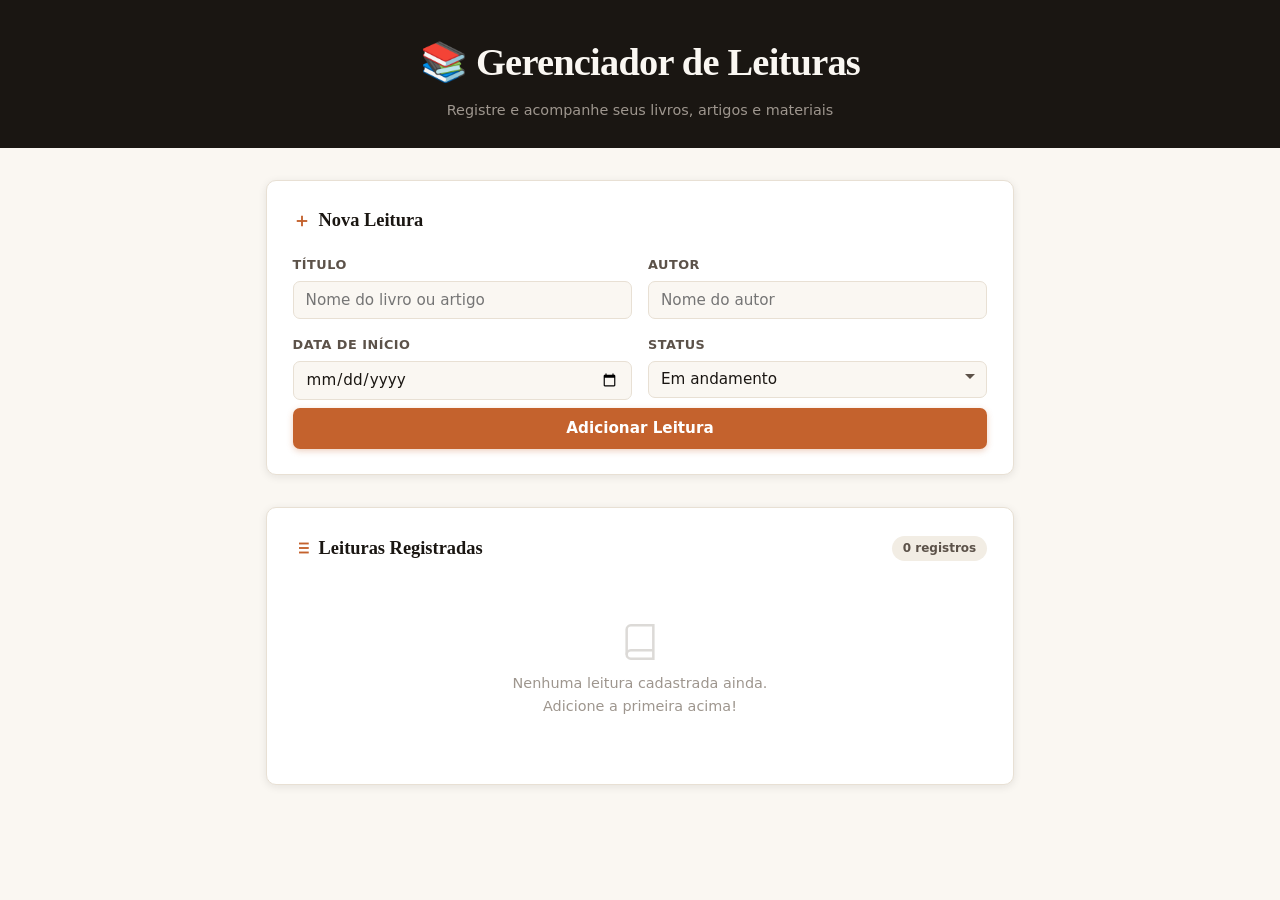
<file: Revisao 2 AP - 2026.1/Prova 2024.2/index.html>
<!DOCTYPE html>
<html lang="pt-BR">
<head>
  <meta charset="UTF-8">
  <link rel="stylesheet" href="style.css">
  <title>Gerenciador de Leituras</title>
</head>
<body>
  <header>
  <h1>📚 Gerenciador de Leituras</h1>
  <p>Registre e acompanhe seus livros, artigos e materiais</p>
</header>

<main>
  <div class="panel" id="form-card">
    <h2 class="panel__title">
      <svg width="18" height="18" viewBox="0 0 24 24" fill="none" stroke="currentColor" stroke-width="2.5"><line x1="12" y1="5" x2="12" y2="19"/><line x1="5" y1="12" x2="19" y2="12"/></svg>
      Nova Leitura
    </h2>

    <form id="form-leitura" novalidate>
      <div class="form-grid">
        <div class="field">
          <label for="titulo">Título</label>
          <input id="titulo" type="text" placeholder="Nome do livro ou artigo" />
        </div>

        <div class="field">
          <label for="autor">Autor</label>
          <input id="autor" type="text" placeholder="Nome do autor" />
        </div>

        <div class="field">
          <label for="dataInicio">Data de Início</label>
          <input id="dataInicio" type="date" />
        </div>

        <div class="field">
          <label for="status">Status</label>
          <div class="select-wrap">
            <select id="status">
              <option value="Em andamento">Em andamento</option>
              <option value="Concluída">Concluída</option>
            </select>
          </div>
        </div>
      </div>

      <button class="btn btn--primary" id="btn-adicionar" type="submit">
        Adicionar Leitura
      </button>
    </form>
  </div>

  <!-- Lista de leituras -->
  <div class="panel">
    <div class="lista-header">
      <h2 class="panel__title" style="margin:0">
        <svg width="18" height="18" viewBox="0 0 24 24" fill="none" stroke="currentColor" stroke-width="2.5"><line x1="8" y1="6" x2="21" y2="6"/><line x1="8" y1="12" x2="21" y2="12"/><line x1="8" y1="18" x2="21" y2="18"/><line x1="3" y1="6" x2="3.01" y2="6"/><line x1="3" y1="12" x2="3.01" y2="12"/><line x1="3" y1="18" x2="3.01" y2="18"/></svg>
        Leituras Registradas
      </h2>
      <span id="contador">0 registros</span>
    </div>

    <div id="empty-state" style="display:flex">
      <svg width="40" height="40" viewBox="0 0 24 24" fill="none" stroke="currentColor" stroke-width="1.5"><path d="M4 19.5A2.5 2.5 0 0 1 6.5 17H20"/><path d="M6.5 2H20v20H6.5A2.5 2.5 0 0 1 4 19.5v-15A2.5 2.5 0 0 1 6.5 2z"/></svg>
      <p>Nenhuma leitura cadastrada ainda.<br/>Adicione a primeira acima!</p>
    </div>

    <ul id="lista-leituras"></ul>
  </div>

</main>

<div id="toast-container"></div>

  <!-- type="module" é OBRIGATÓRIO para usar import/export -->
  <script type="module" src="modulo/app.js"></script>
</body>
</html>
</file>
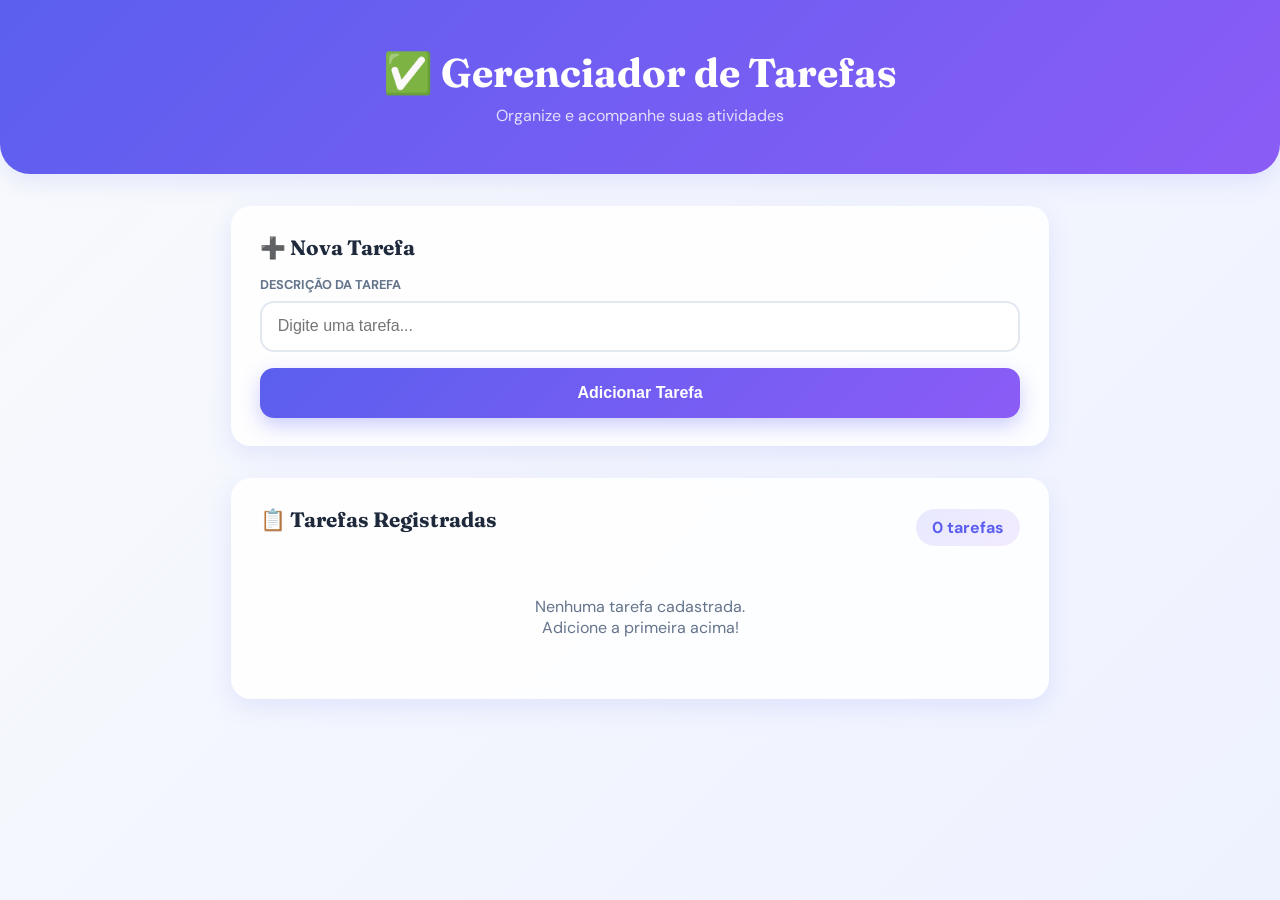
<file: Revisao 2 AP - 2026.1/Prova 2025.2/index.html>
<!DOCTYPE html>
<html lang="pt-BR">
<head>
<meta charset="UTF-8">
<meta name="viewport" content="width=device-width, initial-scale=1.0">
<title>Gerenciador de Tarefas</title>
<link rel="stylesheet" href="style.css">

<link rel="preconnect" href="https://fonts.googleapis.com">
<link href="https://fonts.googleapis.com/css2?family=Fraunces:wght@400;600&family=DM+Sans:wght@400;500;600&display=swap" rel="stylesheet">

<style>
</style>
</head>
<body>
<header>
    <h1>✅ Gerenciador de Tarefas</h1>
    <p>Organize e acompanhe suas atividades</p>
</header>
<main>

    <div class="panel">
        <h2 class="panel__title">➕ Nova Tarefa</h2>
        <form id="formTarefa">
            <div class="field">
                <label for="descricao">Descrição da Tarefa</label>
                <input type="text" id="descricao" placeholder="Digite uma tarefa...">
            </div>
            <button class="btn btn--primary" type="submit"> Adicionar Tarefa </button>
        </form>
    </div>

    <div class="panel">
        <div class="lista-header">
            <h2 class="panel__title"> 📋 Tarefas Registradas</h2>
            <span id="contador"> 0 tarefas</span>
        </div>
        <div id="empty-state"> Nenhuma tarefa cadastrada.<br>
            Adicione a primeira acima!
        </div>
        <ul id="listaTarefas"></ul>
    </div>

</main>
    <script type="module" src="modulo/app.js"></script>
</body>
</html>
</file>
<file: style.css>
:root {
      --bg:        #0f1117;
      --surface:   #1a1d27;
      --surface2:  #222637;
      --border:    #2e3352;
      --text:      #dde3f5;
      --muted:     #6b7599;
      --accent:    #7c9ef8;
      --accent2:   #a78bfa;
      --green:     #6ee7a8;
      --yellow:    #fbbf24;
      --red:       #f87171;
      --code-bg:   #131624;
    }

    * { box-sizing: border-box; margin: 0; padding: 0; }

    body {
      font-family: 'Segoe UI', system-ui, sans-serif;
      background: var(--bg);
      color: var(--text);
      line-height: 1.7;
    }

    /* ── HERO ── */
    .hero {
      background: linear-gradient(135deg, #0d1b4b 0%, #1a1d27 60%, #0f1117 100%);
      padding: 60px 24px 48px;
      text-align: center;
      border-bottom: 1px solid var(--border);
    }
    .hero .tag {
      display: inline-block;
      font-size: 11px;
      font-weight: 700;
      letter-spacing: .14em;
      text-transform: uppercase;
      color: var(--accent);
      border: 1px solid var(--accent);
      padding: 3px 10px;
      border-radius: 20px;
      margin-bottom: 18px;
    }
    .hero h1 {
      font-size: clamp(2rem, 5vw, 3.2rem);
      font-weight: 800;
      background: linear-gradient(90deg, var(--accent), var(--accent2));
      -webkit-background-clip: text;
      -webkit-text-fill-color: transparent;
      background-clip: text;
      margin-bottom: 12px;
    }
    .hero p {
      color: var(--muted);
      font-size: 1rem;
      max-width: 540px;
      margin: 0 auto;
    }

    /* ── NAV ÍNDICE ── */
    .toc {
      display: flex;
      flex-wrap: wrap;
      gap: 10px;
      justify-content: center;
      padding: 28px 24px;
      background: var(--surface);
      border-bottom: 1px solid var(--border);
    }
    .toc a {
      color: var(--accent);
      text-decoration: none;
      font-size: 13px;
      font-weight: 600;
      padding: 6px 14px;
      border: 1px solid var(--border);
      border-radius: 6px;
      transition: background .15s, border-color .15s;
    }
    .toc a:hover { background: var(--surface2); border-color: var(--accent); }

    /* ── LAYOUT ── */
    main { max-width: 860px; margin: 0 auto; padding: 40px 24px 80px; }

    section { margin-bottom: 64px; }

    h2 {
      font-size: 1.5rem;
      font-weight: 700;
      color: var(--accent);
      margin-bottom: 24px;
      padding-bottom: 10px;
      border-bottom: 1px solid var(--border);
      display: flex;
      align-items: center;
      gap: 10px;
    }
    h2 .num {
      background: var(--accent);
      color: var(--bg);
      font-size: 12px;
      font-weight: 800;
      padding: 2px 8px;
      border-radius: 4px;
    }

    h3 {
      font-size: 1.1rem;
      font-weight: 700;
      color: var(--accent2);
      margin: 28px 0 10px;
    }

    p { margin-bottom: 12px; color: var(--text); }

    /* ── CARDS DE MÉTODO ── */
    .method-grid {
      display: grid;
      grid-template-columns: repeat(auto-fill, minmax(250px, 1fr));
      gap: 14px;
      margin: 16px 0 24px;
    }
    .method-card {
      background: var(--surface);
      border: 1px solid var(--border);
      border-radius: 10px;
      padding: 16px 18px;
    }
    .method-card .label {
      font-size: 11px;
      font-weight: 700;
      letter-spacing: .1em;
      text-transform: uppercase;
      color: var(--muted);
      margin-bottom: 6px;
    }
    .method-card code {
      display: block;
      font-family: 'Consolas', 'Fira Code', monospace;
      font-size: 13.5px;
      color: var(--green);
      margin-bottom: 8px;
    }
    .method-card p { font-size: 13px; color: var(--muted); margin: 0; }

    /* ── BLOCOS DE CÓDIGO ── */
    .code-block {
      background: var(--code-bg);
      border: 1px solid var(--border);
      border-radius: 10px;
      margin: 16px 0;
      overflow: hidden;
    }
    .code-header {
      display: flex;
      align-items: center;
      justify-content: space-between;
      padding: 9px 16px;
      background: var(--surface2);
      border-bottom: 1px solid var(--border);
      font-size: 12px;
      font-weight: 600;
      color: var(--muted);
      font-family: monospace;
    }
    .code-header .dot { width: 10px; height: 10px; border-radius: 50%; }
    .dots { display: flex; gap: 6px; }
    .dot-r { background: #f87171; }
    .dot-y { background: #fbbf24; }
    .dot-g { background: #6ee7a8; }
    pre {
      padding: 20px;
      overflow-x: auto;
      font-family: 'Consolas', 'Fira Code', monospace;
      font-size: 13.5px;
      line-height: 1.6;
      color: var(--text);
    }
    .kw   { color: #c792ea; }
    .fn   { color: #82aaff; }
    .str  { color: #c3e88d; }
    .cm   { color: #546e7a; font-style: italic; }
    .num  { color: #f78c6c; }
    .prop { color: #7fd0e8; }
    .tag  { color: #f07178; }
    .attr { color: #ffcb6b; }

    /* ── CALLOUTS ── */
    .callout {
      border-radius: 8px;
      padding: 14px 18px;
      margin: 18px 0;
      font-size: 14px;
      border-left: 4px solid;
    }
    .callout.tip   { background: #0f2a1e; border-color: var(--green);  color: #a7f3d0; }
    .callout.warn  { background: #2a1f0a; border-color: var(--yellow); color: #fde68a; }
    .callout.error { background: #2a0f0f; border-color: var(--red);    color: #fca5a5; }
    .callout.info  { background: #0f1e3a; border-color: var(--accent); color: #bfdbfe; }
    .callout strong { display: block; margin-bottom: 4px; font-size: 12px; letter-spacing: .1em; text-transform: uppercase; }

    /* ── TABELAS ── */
    table { width: 100%; border-collapse: collapse; margin: 16px 0; font-size: 13.5px; }
    th { background: var(--surface2); color: var(--accent); padding: 10px 14px; text-align: left; font-size: 12px; text-transform: uppercase; letter-spacing: .08em; border-bottom: 2px solid var(--border); }
    td { padding: 10px 14px; border-bottom: 1px solid var(--border); color: var(--text); }
    tr:hover td { background: var(--surface); }
    td code { font-family: monospace; font-size: 12.5px; color: var(--green); background: var(--code-bg); padding: 2px 6px; border-radius: 4px; }

    /* ── FLUXO / STEPS ── */
    .steps { counter-reset: step; margin: 16px 0; }
    .step {
      display: flex;
      gap: 14px;
      align-items: flex-start;
      margin-bottom: 14px;
    }
    .step-num {
      flex-shrink: 0;
      width: 28px; height: 28px;
      border-radius: 50%;
      background: var(--accent);
      color: var(--bg);
      font-weight: 800;
      font-size: 13px;
      display: flex; align-items: center; justify-content: center;
    }
    .step-body { font-size: 14px; padding-top: 4px; }
    .step-body strong { color: var(--accent2); }

    /* ── QUIZ ── */
    .quiz { background: var(--surface); border: 1px solid var(--border); border-radius: 10px; padding: 20px 24px; margin: 20px 0; }
    .quiz h4 { color: var(--yellow); font-size: 14px; margin-bottom: 12px; }
    .quiz ol { padding-left: 20px; }
    .quiz li { margin-bottom: 8px; font-size: 14px; }
    details { margin-top: 12px; }
    summary { cursor: pointer; color: var(--accent); font-size: 13px; font-weight: 600; }
    .answer { margin-top: 10px; font-size: 13.5px; color: var(--green); padding: 10px 14px; background: var(--code-bg); border-radius: 6px; }

    /* ── PROVA SIMULADA ── */
    .exam-box {
      background: var(--surface);
      border: 2px solid var(--accent2);
      border-radius: 12px;
      padding: 24px;
      margin: 20px 0;
    }
    .exam-box .pts {
      display: inline-block;
      background: var(--accent2);
      color: var(--bg);
      font-size: 11px;
      font-weight: 800;
      padding: 3px 10px;
      border-radius: 20px;
      margin-bottom: 10px;
    }
    .exam-box h4 { color: var(--text); font-size: 1rem; margin-bottom: 10px; }

    /* ── FOOTER ── */
    footer {
      text-align: center;
      padding: 28px;
      color: var(--muted);
      font-size: 12px;
      border-top: 1px solid var(--border);
    }

iframe{
      border: none;
      border-radius: 12px;
}
</file>
<file: Revisao 2 AP - 2026.1/style.css>
:root {
      --bg:        #0f1117;
      --surface:   #1a1d27;
      --surface2:  #222637;
      --border:    #2e3352;
      --text:      #dde3f5;
      --muted:     #6b7599;
      --accent:    #7c9ef8;
      --accent2:   #a78bfa;
      --green:     #6ee7a8;
      --yellow:    #fbbf24;
      --red:       #f87171;
      --code-bg:   #131624;
    }

    * { box-sizing: border-box; margin: 0; padding: 0; }

    body {
      font-family: 'Segoe UI', system-ui, sans-serif;
      background: var(--bg);
      color: var(--text);
      line-height: 1.7;
    }

    /* ── HERO ── */
    .hero {
      background: linear-gradient(135deg, #0d1b4b 0%, #1a1d27 60%, #0f1117 100%);
      padding: 60px 24px 48px;
      text-align: center;
      border-bottom: 1px solid var(--border);
    }
    .hero .tag {
      display: inline-block;
      font-size: 11px;
      font-weight: 700;
      letter-spacing: .14em;
      text-transform: uppercase;
      color: var(--accent);
      border: 1px solid var(--accent);
      padding: 3px 10px;
      border-radius: 20px;
      margin-bottom: 18px;
    }
    .hero h1 {
      font-size: clamp(2rem, 5vw, 3.2rem);
      font-weight: 800;
      background: linear-gradient(90deg, var(--accent), var(--accent2));
      -webkit-background-clip: text;
      -webkit-text-fill-color: transparent;
      background-clip: text;
      margin-bottom: 12px;
    }
    .hero p {
      color: var(--muted);
      font-size: 1rem;
      max-width: 540px;
      margin: 0 auto;
    }

    /* ── NAV ÍNDICE ── */
    .toc {
      display: flex;
      flex-wrap: wrap;
      gap: 10px;
      justify-content: center;
      padding: 28px 24px;
      background: var(--surface);
      border-bottom: 1px solid var(--border);
    }
    .toc a {
      color: var(--accent);
      text-decoration: none;
      font-size: 13px;
      font-weight: 600;
      padding: 6px 14px;
      border: 1px solid var(--border);
      border-radius: 6px;
      transition: background .15s, border-color .15s;
    }
    .toc a:hover { background: var(--surface2); border-color: var(--accent); }

    /* ── LAYOUT ── */
    main { max-width: 860px; margin: 0 auto; padding: 40px 24px 80px; }

    section { margin-bottom: 64px; }

    h2 {
      font-size: 1.5rem;
      font-weight: 700;
      color: var(--accent);
      margin-bottom: 24px;
      padding-bottom: 10px;
      border-bottom: 1px solid var(--border);
      display: flex;
      align-items: center;
      gap: 10px;
    }
    h2 .num {
      background: var(--accent);
      color: var(--bg);
      font-size: 12px;
      font-weight: 800;
      padding: 2px 8px;
      border-radius: 4px;
    }

    h3 {
      font-size: 1.1rem;
      font-weight: 700;
      color: var(--accent2);
      margin: 28px 0 10px;
    }

    p { margin-bottom: 12px; color: var(--text); }

    /* ── CARDS DE MÉTODO ── */
    .method-grid {
      display: grid;
      grid-template-columns: repeat(auto-fill, minmax(250px, 1fr));
      gap: 14px;
      margin: 16px 0 24px;
    }
    .method-card {
      background: var(--surface);
      border: 1px solid var(--border);
      border-radius: 10px;
      padding: 16px 18px;
    }
    .method-card .label {
      font-size: 11px;
      font-weight: 700;
      letter-spacing: .1em;
      text-transform: uppercase;
      color: var(--muted);
      margin-bottom: 6px;
    }
    .method-card code {
      display: block;
      font-family: 'Consolas', 'Fira Code', monospace;
      font-size: 13.5px;
      color: var(--green);
      margin-bottom: 8px;
    }
    .method-card p { font-size: 13px; color: var(--muted); margin: 0; }

    /* ── BLOCOS DE CÓDIGO ── */
    .code-block {
      background: var(--code-bg);
      border: 1px solid var(--border);
      border-radius: 10px;
      margin: 16px 0;
      overflow: hidden;
    }
    .code-header {
      display: flex;
      align-items: center;
      justify-content: space-between;
      padding: 9px 16px;
      background: var(--surface2);
      border-bottom: 1px solid var(--border);
      font-size: 12px;
      font-weight: 600;
      color: var(--muted);
      font-family: monospace;
    }
    .code-header .dot { width: 10px; height: 10px; border-radius: 50%; }
    .dots { display: flex; gap: 6px; }
    .dot-r { background: #f87171; }
    .dot-y { background: #fbbf24; }
    .dot-g { background: #6ee7a8; }
    pre {
      padding: 20px;
      overflow-x: auto;
      font-family: 'Consolas', 'Fira Code', monospace;
      font-size: 13.5px;
      line-height: 1.6;
      color: var(--text);
    }
    .kw   { color: #c792ea; }
    .fn   { color: #82aaff; }
    .str  { color: #c3e88d; }
    .cm   { color: #546e7a; font-style: italic; }
    .num  { color: #f78c6c; }
    .prop { color: #7fd0e8; }
    .tag  { color: #f07178; }
    .attr { color: #ffcb6b; }

    /* ── CALLOUTS ── */
    .callout {
      border-radius: 8px;
      padding: 14px 18px;
      margin: 18px 0;
      font-size: 14px;
      border-left: 4px solid;
    }
    .callout.tip   { background: #0f2a1e; border-color: var(--green);  color: #a7f3d0; }
    .callout.warn  { background: #2a1f0a; border-color: var(--yellow); color: #fde68a; }
    .callout.error { background: #2a0f0f; border-color: var(--red);    color: #fca5a5; }
    .callout.info  { background: #0f1e3a; border-color: var(--accent); color: #bfdbfe; }
    .callout strong { display: block; margin-bottom: 4px; font-size: 12px; letter-spacing: .1em; text-transform: uppercase; }

    /* ── TABELAS ── */
    table { width: 100%; border-collapse: collapse; margin: 16px 0; font-size: 13.5px; }
    th { background: var(--surface2); color: var(--accent); padding: 10px 14px; text-align: left; font-size: 12px; text-transform: uppercase; letter-spacing: .08em; border-bottom: 2px solid var(--border); }
    td { padding: 10px 14px; border-bottom: 1px solid var(--border); color: var(--text); }
    tr:hover td { background: var(--surface); }
    td code { font-family: monospace; font-size: 12.5px; color: var(--green); background: var(--code-bg); padding: 2px 6px; border-radius: 4px; }

    /* ── FLUXO / STEPS ── */
    .steps { counter-reset: step; margin: 16px 0; }
    .step {
      display: flex;
      gap: 14px;
      align-items: flex-start;
      margin-bottom: 14px;
    }
    .step-num {
      flex-shrink: 0;
      width: 28px; height: 28px;
      border-radius: 50%;
      background: var(--accent);
      color: var(--bg);
      font-weight: 800;
      font-size: 13px;
      display: flex; align-items: center; justify-content: center;
    }
    .step-body { font-size: 14px; padding-top: 4px; }
    .step-body strong { color: var(--accent2); }

    /* ── QUIZ ── */
    .quiz { background: var(--surface); border: 1px solid var(--border); border-radius: 10px; padding: 20px 24px; margin: 20px 0; }
    .quiz h4 { color: var(--yellow); font-size: 14px; margin-bottom: 12px; }
    .quiz ol { padding-left: 20px; }
    .quiz li { margin-bottom: 8px; font-size: 14px; }
    details { margin-top: 12px; }
    summary { cursor: pointer; color: var(--accent); font-size: 13px; font-weight: 600; }
    .answer { margin-top: 10px; font-size: 13.5px; color: var(--green); padding: 10px 14px; background: var(--code-bg); border-radius: 6px; }

    /* ── PROVA SIMULADA ── */
    .exam-box {
      background: var(--surface);
      border: 2px solid var(--accent2);
      border-radius: 12px;
      padding: 24px;
      margin: 20px 0;
    }
    .exam-box .pts {
      display: inline-block;
      background: var(--accent2);
      color: var(--bg);
      font-size: 11px;
      font-weight: 800;
      padding: 3px 10px;
      border-radius: 20px;
      margin-bottom: 10px;
    }
    .exam-box h4 { color: var(--text); font-size: 1rem; margin-bottom: 10px; }

    /* ── FOOTER ── */
    footer {
      text-align: center;
      padding: 28px;
      color: var(--muted);
      font-size: 12px;
      border-top: 1px solid var(--border);
    }
</file>
<file: Revisao 2 AP - 2026.1/Prova 2024.2/style.css>
*, *::before, *::after { box-sizing: border-box; margin: 0; padding: 0; }

    :root {
      --ink:       #1a1612;
      --ink-soft:  #5c5249;
      --ink-faint: #9e968e;
      --paper:     #faf7f2;
      --paper-2:   #f2ede4;
      --paper-3:   #e8e0d4;
      --accent:    #c4622d;      /* terracotta queimado */
      --accent-lt: #f0d9cc;
      --green:     #2e7d52;
      --green-lt:  #cce8d9;
      --danger:    #b53030;
      --danger-lt: #f5d5d5;
      --shadow:    0 2px 8px rgba(26,22,18,.09);
      --radius:    10px;
      --font-display: 'Fraunces', Georgia, serif;
      --font-body:    'DM Sans', system-ui, sans-serif;
    }

    body {
      background: var(--paper);
      color: var(--ink);
      font-family: var(--font-body);
      font-size: 15px;
      line-height: 1.6;
      min-height: 100vh;
    }

    /* ── Layout ────────────────────────────────────────────── */
    header {
      background: var(--ink);
      color: var(--paper);
      padding: 2rem 1.5rem 1.6rem;
      text-align: center;
    }
    header h1 {
      font-family: var(--font-display);
      font-size: clamp(1.7rem, 5vw, 2.4rem);
      font-weight: 600;
      letter-spacing: -.02em;
    }
    header p {
      margin-top: .35rem;
      color: var(--ink-faint);
      font-size: .9rem;
    }

    main {
      max-width: 780px;
      margin: 0 auto;
      padding: 2rem 1rem 4rem;
      display: grid;
      gap: 2rem;
    }

    /* ── Card base ──────────────────────────────────────────── */
    .panel {
      background: #fff;
      border: 1px solid var(--paper-3);
      border-radius: var(--radius);
      box-shadow: var(--shadow);
      padding: 1.6rem;
    }
    .panel__title {
      font-family: var(--font-display);
      font-size: 1.15rem;
      font-weight: 600;
      margin-bottom: 1.2rem;
      color: var(--ink);
      display: flex;
      align-items: center;
      gap: .5rem;
    }
    .panel__title svg { color: var(--accent); flex-shrink: 0; }

    /* ── Form ───────────────────────────────────────────────── */
    .form-grid {
      display: grid;
      grid-template-columns: 1fr 1fr;
      gap: 1rem;
    }
    @media (max-width: 520px) { .form-grid { grid-template-columns: 1fr; } }

    .field {
      display: flex;
      flex-direction: column;
      gap: .35rem;
    }
    .field--full { grid-column: 1 / -1; }

    label {
      font-size: .8rem;
      font-weight: 600;
      letter-spacing: .04em;
      text-transform: uppercase;
      color: var(--ink-soft);
    }

    input, select {
      background: var(--paper);
      border: 1.5px solid var(--paper-3);
      border-radius: 7px;
      color: var(--ink);
      font-family: var(--font-body);
      font-size: .95rem;
      padding: .55rem .75rem;
      transition: border-color .15s, box-shadow .15s;
      width: 100%;
      appearance: none;
      -webkit-appearance: none;
    }
    input:focus, select:focus {
      border-color: var(--accent);
      box-shadow: 0 0 0 3px var(--accent-lt);
      outline: none;
    }
    .field-error { border-color: var(--danger) !important; }

    /* Select arrow */
    .select-wrap { position: relative; }
    .select-wrap::after {
      content: "";
      pointer-events: none;
      position: absolute;
      right: .8rem;
      top: 50%;
      transform: translateY(-50%);
      border: 5px solid transparent;
      border-top-color: var(--ink-soft);
    }
    .select-wrap select { padding-right: 2rem; cursor: pointer; }

    /* ── Buttons ────────────────────────────────────────────── */
    .btn {
      align-items: center;
      border: none;
      border-radius: 7px;
      cursor: pointer;
      display: inline-flex;
      font-family: var(--font-body);
      font-size: .88rem;
      font-weight: 600;
      gap: .4rem;
      justify-content: center;
      padding: .55rem 1.1rem;
      transition: opacity .15s, transform .1s, box-shadow .15s;
    }
    .btn:active { transform: scale(.97); }

    .btn--primary {
      background: var(--accent);
      color: #fff;
      box-shadow: 0 2px 6px rgba(196,98,45,.3);
    }
    .btn--primary:hover { opacity: .9; }
    .btn--editing {
      background: var(--ink);
    }

    .btn--outline {
      background: transparent;
      border: 1.5px solid var(--paper-3);
      color: var(--ink-soft);
    }
    .btn--outline:hover { border-color: var(--accent); color: var(--accent); }

    .btn--danger {
      background: transparent;
      border: 1.5px solid var(--danger-lt);
      color: var(--danger);
    }
    .btn--danger:hover { background: var(--danger-lt); }

    .btn--sm { font-size: .82rem; padding: .38rem .85rem; }

    #btn-adicionar {
      margin-top: .5rem;
      width: 100%;
      padding: .7rem;
      font-size: .95rem;
    }

    /* ── Lista header ───────────────────────────────────────── */
    .lista-header {
      display: flex;
      align-items: center;
      justify-content: space-between;
      margin-bottom: 1.2rem;
    }
    #contador {
      background: var(--paper-2);
      border-radius: 99px;
      color: var(--ink-soft);
      font-size: .75rem;
      font-weight: 600;
      padding: .2rem .7rem;
    }

    /* ── Cards de leitura ───────────────────────────────────── */
    #lista-leituras {
      display: flex;
      flex-direction: column;
      gap: .85rem;
      list-style: none;
    }

    .card {
      background: var(--paper);
      border: 1.5px solid var(--paper-3);
      border-radius: var(--radius);
      padding: 1rem 1.1rem;
      transition: border-color .15s, box-shadow .15s;
    }
    .card:hover { border-color: var(--paper-3); box-shadow: var(--shadow); }

    .card__header {
      display: flex;
      align-items: flex-start;
      justify-content: space-between;
      gap: .6rem;
      margin-bottom: .5rem;
    }
    .card__titulo {
      font-family: var(--font-display);
      font-size: 1.05rem;
      font-weight: 600;
      line-height: 1.25;
    }

    .badge {
      border-radius: 99px;
      font-size: .72rem;
      font-weight: 700;
      letter-spacing: .04em;
      padding: .25rem .65rem;
      white-space: nowrap;
      flex-shrink: 0;
    }
    .badge--ok  { background: var(--green-lt);  color: var(--green); }
    .badge--wip { background: var(--accent-lt); color: var(--accent); }

    .card__meta {
      display: flex;
      flex-wrap: wrap;
      gap: .6rem 1.2rem;
      color: var(--ink-soft);
      font-size: .83rem;
      margin-bottom: .85rem;
    }
    .card__meta-item {
      display: flex;
      align-items: center;
      gap: .3rem;
    }

    .card__actions { display: flex; gap: .5rem; }

    /* ── Empty state ────────────────────────────────────────── */
    #empty-state {
      flex-direction: column;
      align-items: center;
      gap: .6rem;
      padding: 2.5rem 1rem;
      color: var(--ink-faint);
      font-size: .9rem;
      text-align: center;
    }
    #empty-state svg { opacity: .35; }

    /* ── Toast ──────────────────────────────────────────────── */
    #toast-container {
      bottom: 1.5rem;
      display: flex;
      flex-direction: column;
      gap: .5rem;
      pointer-events: none;
      position: fixed;
      right: 1.5rem;
      z-index: 9999;
    }
    .toast {
      background: var(--ink);
      border-radius: 8px;
      box-shadow: 0 4px 16px rgba(0,0,0,.2);
      color: #fff;
      font-size: .88rem;
      font-weight: 500;
      opacity: 0;
      padding: .6rem 1.1rem;
      transform: translateY(6px);
      transition: opacity .25s, transform .25s;
    }
    .toast--show  { opacity: 1; transform: translateY(0); }
    .toast--success { border-left: 3px solid var(--green); }
    .toast--error   { border-left: 3px solid var(--danger); }
    .toast--info    { border-left: 3px solid var(--ink-faint); }
</file>
<file: Revisao 2 AP - 2026.1/Prova 2025.2/style.css>
*{
    margin:0;
    padding:0;
    box-sizing:border-box;
}

:root{
    --primary:#5B5FEE;
    --primary-light:#E8E9FF;

    --secondary:#8B5CF6;
    --secondary-light:#F2EBFF;

    --success:#10B981;

    --danger:#EF4444;
    --danger-light:#FEE2E2;

    --text:#1E293B;
    --text-light:#64748B;

    --bg:#F8FAFC;
    --card:#FFFFFF;

    --shadow:0 8px 25px rgba(91,95,238,.12);

    --radius:18px;

    --font-display:'Fraunces', serif;
    --font-body:'DM Sans', sans-serif;
}

body{
    background:linear-gradient(
        135deg,
        #F8FAFC,
        #EEF2FF
    );
    font-family:var(--font-body);
    color:var(--text);
    min-height:100vh;
}

header{
    background:linear-gradient(
        135deg,
        #5B5FEE,
        #8B5CF6
    );

    color:white;
    text-align:center;
    padding:3rem 2rem;

    border-radius:0 0 30px 30px;

    box-shadow:var(--shadow);
}

header h1{
    font-family:var(--font-display);
    font-size:2.5rem;
    margin-bottom:.5rem;
}

header p{
    color:rgba(255,255,255,.8);
}

main{
    max-width:850px;
    margin:auto;
    padding:2rem 1rem;
}

.panel{
    background:rgba(255,255,255,.85);

    backdrop-filter:blur(10px);

    border:none;

    border-radius:20px;

    box-shadow:var(--shadow);

    padding:1.8rem;

    margin-bottom:2rem;
}

.panel__title{
    font-family:var(--font-display);
    font-size:1.3rem;
    margin-bottom:1rem;
}

.field{
    display:flex;
    flex-direction:column;
    gap:.5rem;
}

label{
    font-size:.8rem;
    font-weight:700;
    color:var(--text-light);
    text-transform:uppercase;
}

input{
    background:white;

    border:2px solid #E2E8F0;

    border-radius:14px;

    padding:.9rem 1rem;

    font-size:1rem;

    transition:.3s;
}

input:focus{
    border-color:var(--primary);

    box-shadow:
    0 0 0 4px
    rgba(91,95,238,.15);

    outline:none;
}

.btn{
    cursor:pointer;
    border:none;
    font-weight:600;
    transition:.3s;
}

.btn--primary{
    width:100%;

    margin-top:1rem;

    padding:1rem;

    background:linear-gradient(
        135deg,
        #5B5FEE,
        #8B5CF6
    );

    color:white;

    border-radius:14px;

    font-size:1rem;

    box-shadow:
    0 8px 20px
    rgba(91,95,238,.3);
}

.btn--primary:hover{
    transform:translateY(-2px);
}

.lista-header{
    display:flex;
    justify-content:space-between;
    align-items:center;
    margin-bottom:1rem;
}

#contador{
    background:linear-gradient(
        135deg,
        #E8E9FF,
        #F2EBFF
    );

    color:var(--primary);

    font-weight:700;

    padding:.5rem 1rem;

    border-radius:50px;
}

#listaTarefas{
    list-style:none;
    display:flex;
    flex-direction:column;
    gap:1rem;
}

.tarefa-card{
    background:white;

    border-left:6px solid var(--primary);

    border-radius:18px;

    padding:1rem 1.2rem;

    display:flex;
    justify-content:space-between;
    align-items:center;

    gap:1rem;

    box-shadow:var(--shadow);

    transition:.25s;
}

.tarefa-card:hover{
    transform:translateY(-3px);
}

.tarefa-texto{
    flex:1;
    font-size:1rem;
}

.tarefa-acoes{
    display:flex;
    gap:.5rem;
}

.btn-editar{
    background:var(--primary-light);

    color:var(--primary);

    padding:.7rem 1rem;

    border-radius:12px;
}

.btn-excluir{
    background:var(--danger-light);

    color:var(--danger);

    padding:.7rem 1rem;

    border-radius:12px;
}

.btn-editar:hover,
.btn-excluir:hover{
    transform:scale(1.05);
}

#empty-state{
    text-align:center;
    color:var(--text-light);
    padding:2rem;
}

@media(max-width:600px){

    .tarefa-card{
        flex-direction:column;
        align-items:flex-start;
    }

    .tarefa-acoes{
        width:100%;
    }

    .btn-editar,
    .btn-excluir{
        flex:1;
    }
}
</file>
